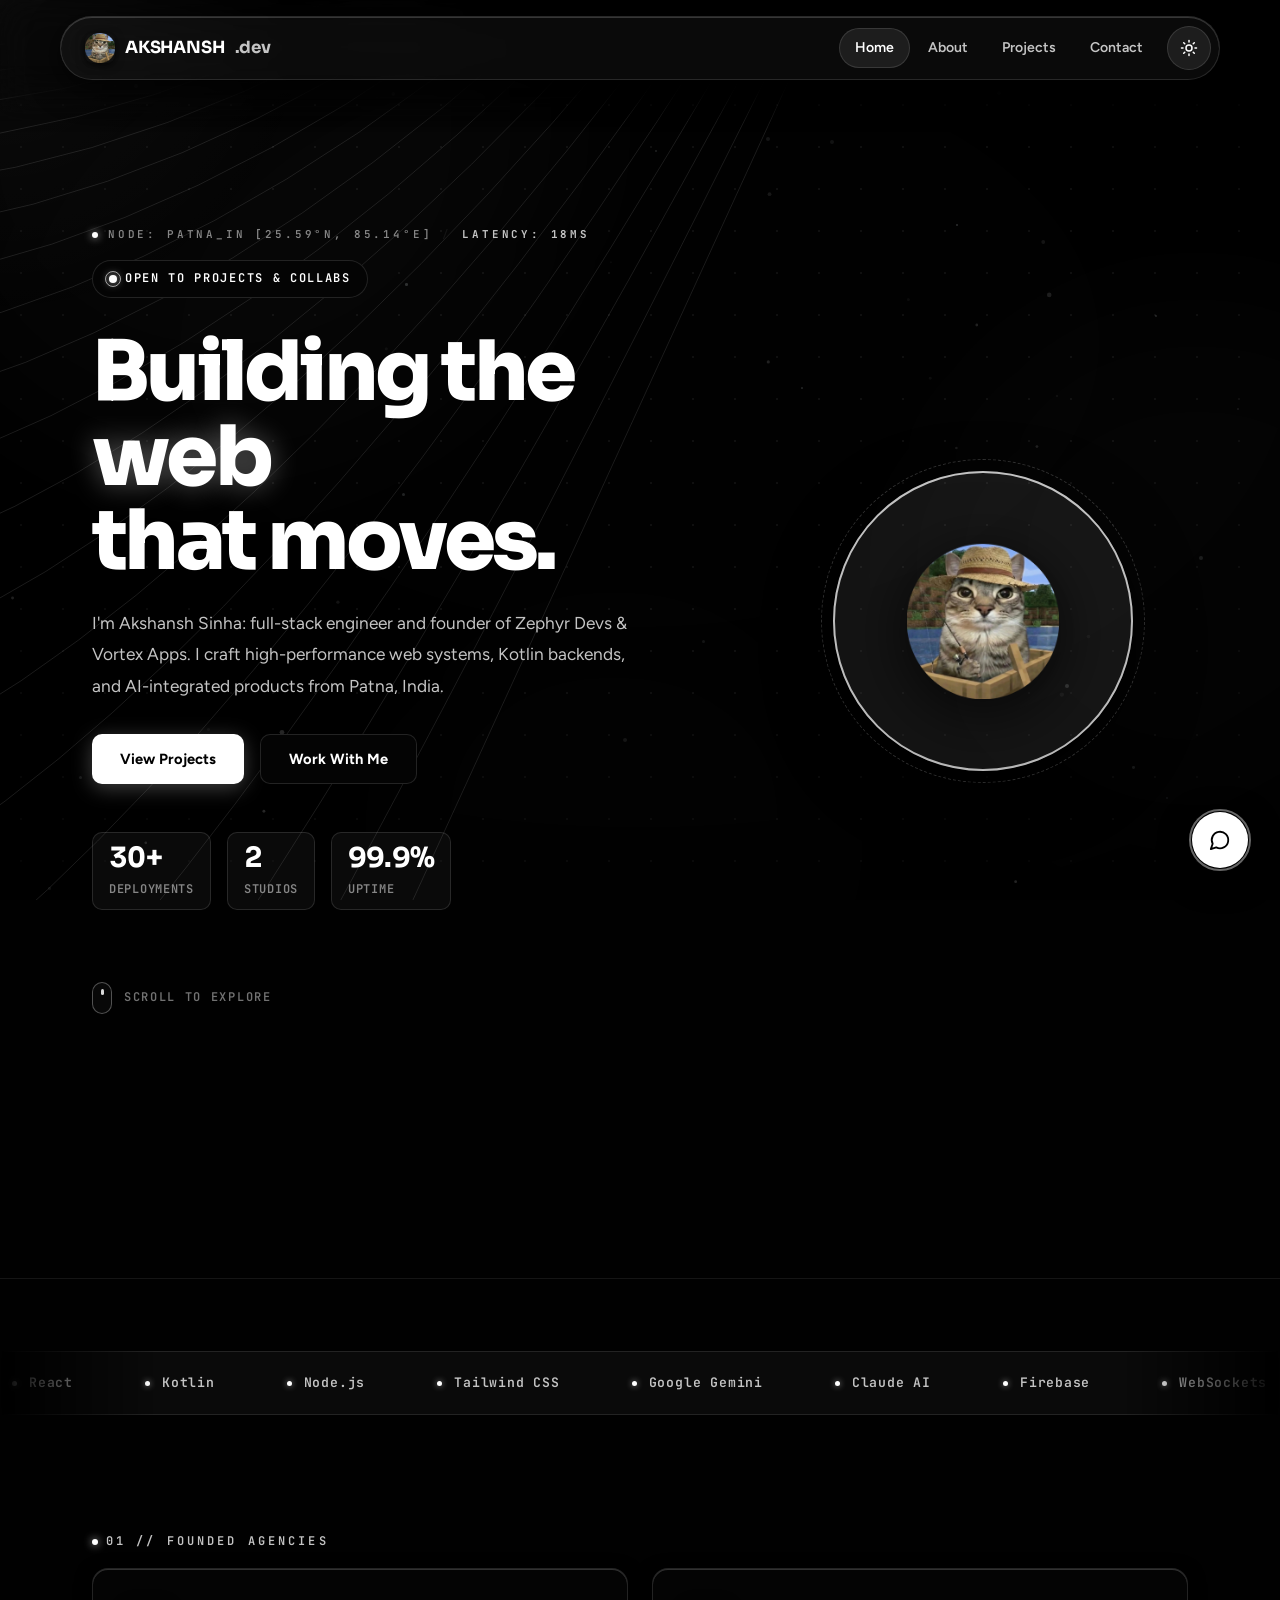
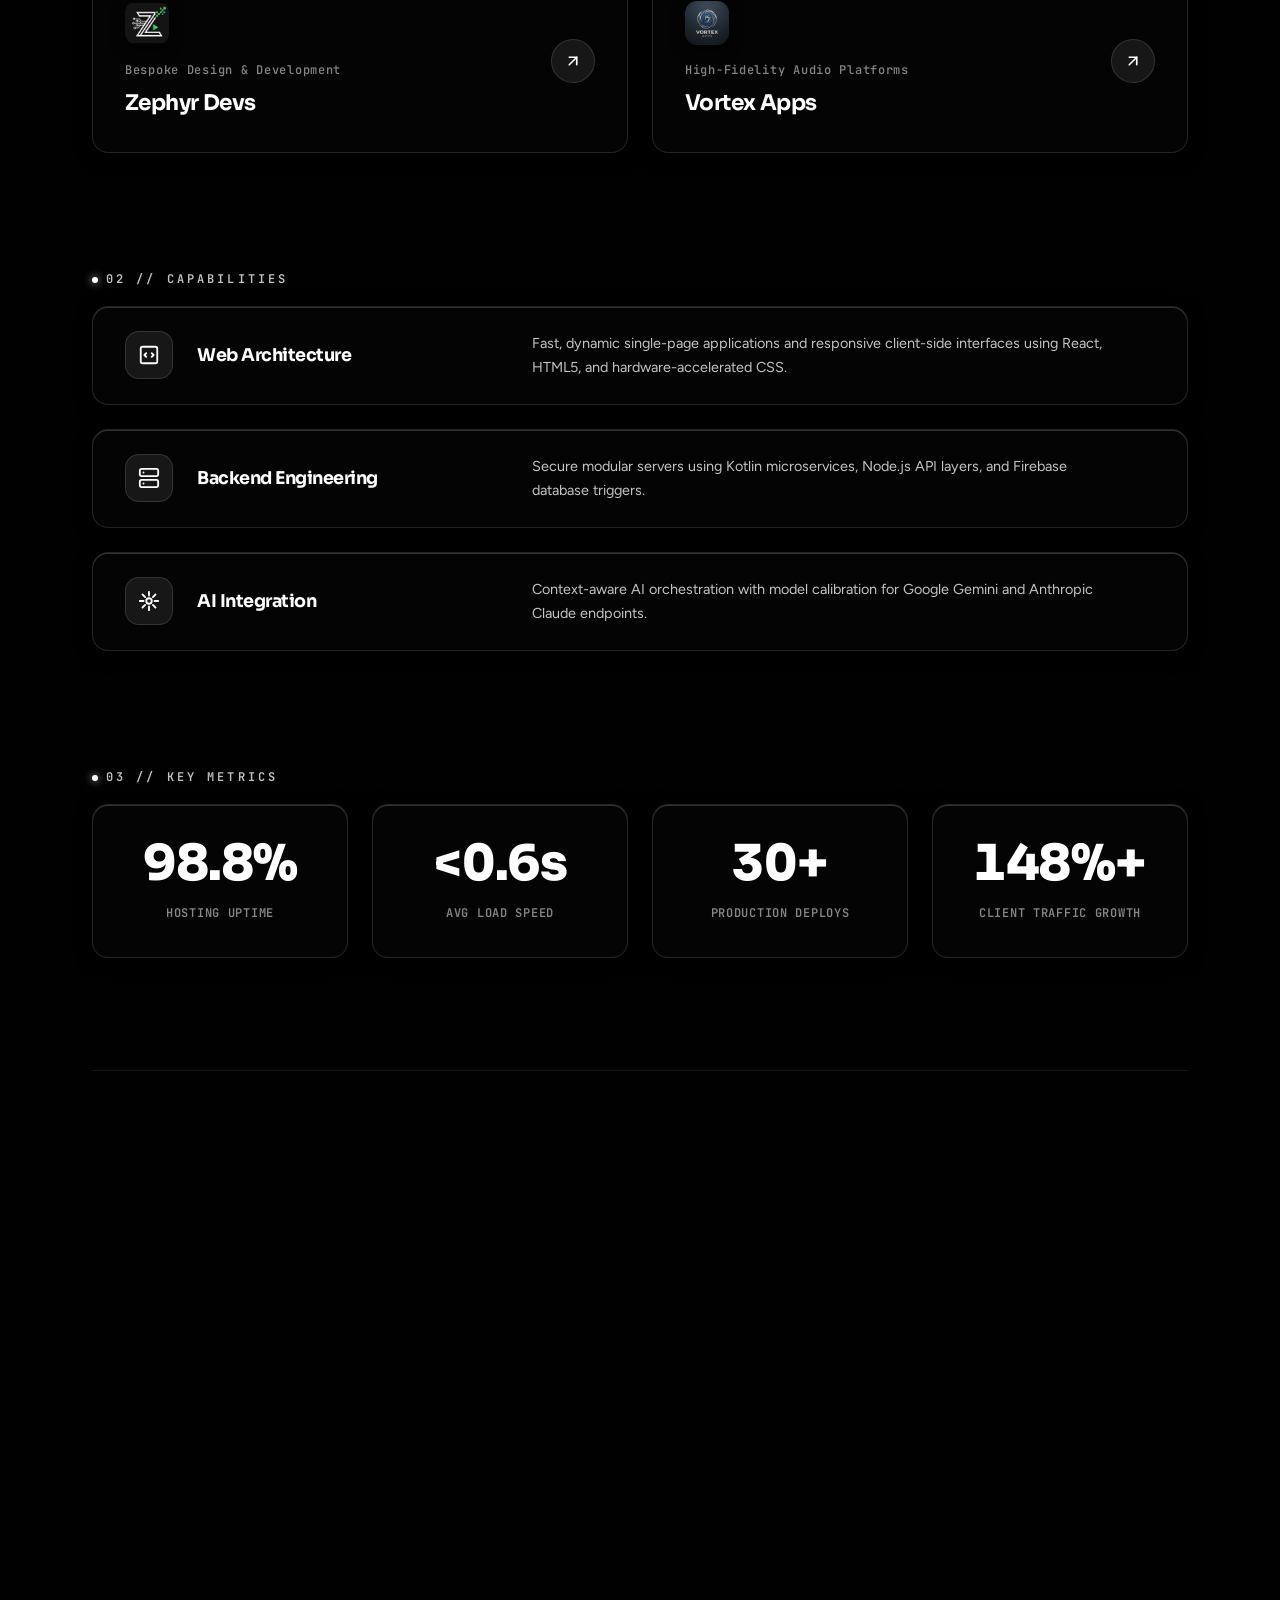
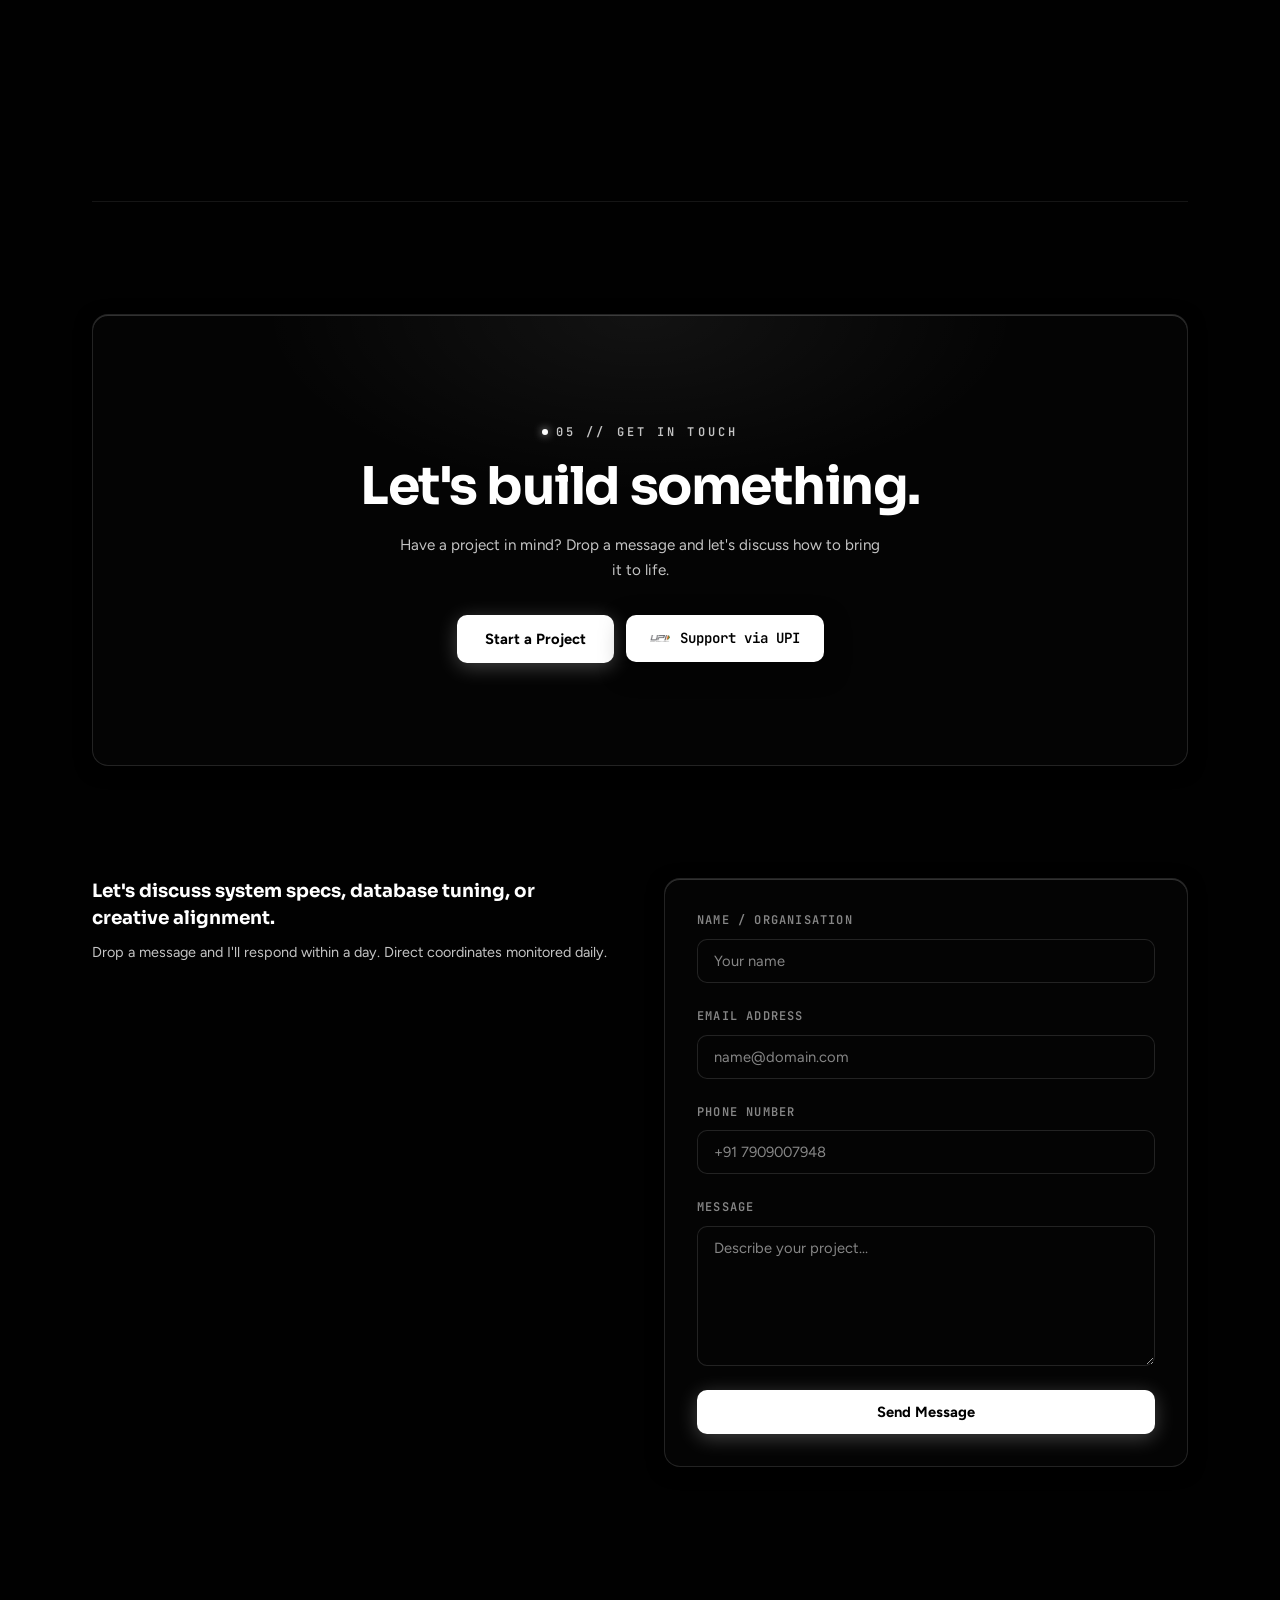
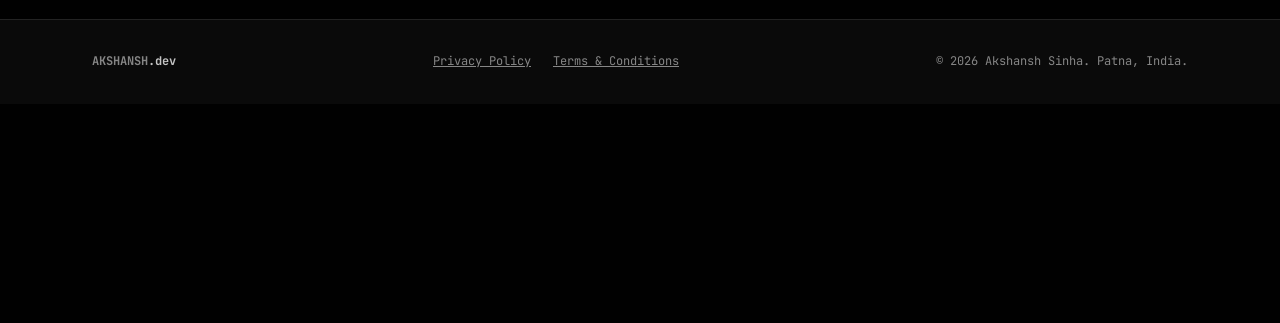
<file: index.html>
<!DOCTYPE html>
<html lang="en">
<head>
  <meta charset="UTF-8">
  <meta name="viewport" content="width=device-width, initial-scale=1.0">
  <title>Akshansh Sinha | Full-Stack Systems Engineer &amp; Tech Founder</title>
  <meta name="description" content="Akshansh Sinha: Full-stack engineer and tech founder of Zephyr Devs &amp; Vortex Apps. High-performance web systems, Kotlin backends, and AI integrations.">
  <meta name="keywords" content="Akshansh Sinha, full-stack engineer, systems developer, Kotlin backend, React developer, Zephyr Devs, Vortex Apps, Patna tech founder">
  <meta name="author" content="Akshansh Sinha">
  <meta property="og:title" content="Akshansh Sinha | Full-Stack Systems Engineer &amp; Tech Founder">
  <meta property="og:description" content="Founder at Zephyr Devs and Vortex Apps. Full-stack systems architecture, Kotlin backends, and AI products.">
  <meta property="og:image" content="assets/og-image.png">
  <meta property="og:image:width" content="1200">
  <meta property="og:image:height" content="630">
  <meta property="og:type" content="website">
  <meta name="twitter:card" content="summary_large_image">
  <meta name="twitter:title" content="Akshansh Sinha | Full-Stack Systems Engineer &amp; Tech Founder">
  <meta name="twitter:description" content="Founder at Zephyr Devs and Vortex Apps. Full-stack systems architecture, Kotlin backends, and AI products.">
  <meta name="twitter:image" content="assets/og-image.png">
  <script type="application/ld+json">
  {"@context":"https://schema.org","@type":"Person","name":"Akshansh Sinha","jobTitle":"Full-Stack Systems Engineer & Tech Founder","url":"https://beatlabs.oneapp.dev","sameAs":["https://github.com/beatlabs790","https://instagram.com/akshansh_6969"],"telephone":"+91 7909007948","email":"akshanshsinha890@gmail.com","description":"Akshansh Sinha is a full-stack systems engineer and founder of Zephyr Devs and Vortex Apps."}
  </script>
  <link rel="icon" type="image/png" href="assets/logo.png">
  <link rel="preconnect" href="https://fonts.googleapis.com">
  <link rel="preconnect" href="https://fonts.gstatic.com" crossorigin>
  <link rel="stylesheet" href="https://fonts.googleapis.com/css2?family=Sora:wght@600;700;800&family=Figtree:wght@400;500;600;700&family=JetBrains+Mono:wght@600&display=swap">
  <link rel="stylesheet" href="style.css">
  <script>try{var t=localStorage.getItem('theme');if(t==='light'){document.documentElement.setAttribute('data-theme','light');document.documentElement.classList.add('theme-light');}}catch(e){}</script>
</head>
<body>

  <div class="preloader" id="preloader">
    <div class="curtain-backdrop" aria-hidden="true">
      <div class="curtain-strip"></div>
      <div class="curtain-strip"></div>
      <div class="curtain-strip"></div>
      <div class="curtain-strip"></div>
      <div class="curtain-strip"></div>
    </div>
    <div class="loader-content">
      <div class="loader-logo-wrap"><img src="assets/logo.png" alt="Akshansh Sinha" class="loader-logo"></div>
      <div class="loader-text">AKSHANSH SINHA</div>
      <div class="loader-progress-track"><div class="loader-progress-bar"></div></div>
    </div>
  </div>

  <div class="aurora" aria-hidden="true">
    <div class="aurora-blob aurora-blob-1"></div>
    <div class="aurora-blob aurora-blob-2"></div>
    <div class="aurora-blob aurora-blob-3"></div>
    <div class="aurora-blob aurora-blob-4"></div>
    <div class="aurora-blob aurora-blob-5"></div>
  </div>
  <div class="bg-vignette" aria-hidden="true"></div>
  <canvas id="interaction-lines-canvas" aria-hidden="true"></canvas>
  <div class="progressive-blur-top" aria-hidden="true">
    <div></div><div></div><div></div><div></div><div></div><div></div>
  </div>
  <div class="progressive-blur-bottom" aria-hidden="true"></div>
  <div class="cursor-spotlight" id="cursor-spotlight"></div>
  <div class="cursor-follower" id="cursor-follower"></div>
  <div class="page-transition-overlay" id="page-transition-overlay"></div>
  <div class="scroll-progress-bar" id="scroll-progress-bar"></div>

  <div class="header-wrapper">
    <header class="header-container">
      <a href="index.html" class="nav-brand" id="brand-home-link">
        <img src="assets/logo.png" alt="Akshansh" class="nav-brand-img">
        AKSHANSH<span>.dev</span>
      </a>
      <div class="nav-right-container">
        <nav>
          <ul class="nav-links" id="nav-links">
            <li class="nav-link active"><a href="index.html">Home</a></li>
            <li class="nav-link"><a href="about.html">About</a></li>
            <li class="nav-link"><a href="projects.html">Projects</a></li>
            <li class="nav-link"><a href="contact.html">Contact</a></li>
          </ul>
        </nav>
        <button class="theme-toggle-btn" id="theme-toggle-btn" aria-label="Switch Theme">&#9788;</button>
        <button class="nav-toggle" id="nav-toggle" aria-label="Menu">&#9776;</button>
      </div>
    </header>
  </div>

  <main class="container">

    <!-- Hero -->
    <section class="hero-layout">
      <div class="hero-left reveal">
        <div class="hero-hud" aria-label="System Telemetry">
          <span class="hero-hud-dot"></span>
          <span>NODE: PATNA_IN [25.59°N, 85.14°E]</span>
          <span class="hero-hud-sep">/</span>
          <span class="hero-hud-val" id="hud-latency">LATENCY: 18ms</span>
        </div>
        <div class="hero-badge">
          <span class="hero-badge-dot"></span>
          Open to Projects &amp; Collabs
        </div>
        <h1 class="hero-title">
          <span class="hero-word">Building</span>
          <span class="hero-word">the</span>
          <span class="hero-word"><span class="grad">web</span></span><br>
          <span class="hero-word">that</span>
          <span class="hero-word">moves.</span>
        </h1>
        <p class="hero-desc">
          I'm Akshansh Sinha: full-stack engineer and founder of Zephyr Devs &amp; Vortex Apps. I craft high-performance web systems, Kotlin backends, and AI-integrated products from Patna, India.
        </p>
        <div class="btn-group">
          <a href="projects.html" class="btn btn-primary" id="hero-primary-action">View Projects</a>
          <a href="contact.html" class="btn btn-secondary" id="hero-secondary-action">Work With Me</a>
        </div>
        <div class="hero-stats">
          <div class="hero-stat-item">
            <span class="hero-stat-num">30+</span>
            <span class="hero-stat-lbl">Deployments</span>
          </div>
          <div class="hero-stat-item">
            <span class="hero-stat-num">2</span>
            <span class="hero-stat-lbl">Studios</span>
          </div>
          <div class="hero-stat-item">
            <span class="hero-stat-num">99.9%</span>
            <span class="hero-stat-lbl">Uptime</span>
          </div>
        </div>
        <a href="#agencies" class="hero-scroll-cue" aria-label="Scroll down to content">
          <div class="hero-scroll-mouse">
            <span class="hero-scroll-dot"></span>
          </div>
          <span>Scroll to explore</span>
        </a>
      </div>
      <div class="hero-right reveal reveal-delay-1">
        <div class="orb" aria-hidden="true">
          <div class="orb-ring"></div>
          <div class="orb-ring-2"></div>
          <img src="assets/logo.png" alt="Akshansh Sinha">
        </div>
      </div>
    </section>

  </main>

  <!-- Section Shimmer Rule -->
  <div class="section-shimmer-rule" aria-hidden="true"></div>

  <!-- Marquee -->
  <div class="marquee-section">
    <div class="marquee-track">
      <span class="marquee-item"><span class="marquee-dot"></span>React</span>
      <span class="marquee-item"><span class="marquee-dot"></span>Kotlin</span>
      <span class="marquee-item"><span class="marquee-dot"></span>Node.js</span>
      <span class="marquee-item"><span class="marquee-dot"></span>Tailwind CSS</span>
      <span class="marquee-item"><span class="marquee-dot"></span>Google Gemini</span>
      <span class="marquee-item"><span class="marquee-dot"></span>Claude AI</span>
      <span class="marquee-item"><span class="marquee-dot"></span>Firebase</span>
      <span class="marquee-item"><span class="marquee-dot"></span>WebSockets</span>
      <span class="marquee-item"><span class="marquee-dot"></span>Compose UI</span>
      <span class="marquee-item"><span class="marquee-dot"></span>HTML5 &amp; CSS</span>
      <span class="marquee-item"><span class="marquee-dot"></span>SEO &amp; GEO</span>
      <span class="marquee-item"><span class="marquee-dot"></span>Netlify &amp; Vercel</span>
      <!-- duplicate for seamless loop -->
      <span class="marquee-item"><span class="marquee-dot"></span>React</span>
      <span class="marquee-item"><span class="marquee-dot"></span>Kotlin</span>
      <span class="marquee-item"><span class="marquee-dot"></span>Node.js</span>
      <span class="marquee-item"><span class="marquee-dot"></span>Tailwind CSS</span>
      <span class="marquee-item"><span class="marquee-dot"></span>Google Gemini</span>
      <span class="marquee-item"><span class="marquee-dot"></span>Claude AI</span>
      <span class="marquee-item"><span class="marquee-dot"></span>Firebase</span>
      <span class="marquee-item"><span class="marquee-dot"></span>WebSockets</span>
      <span class="marquee-item"><span class="marquee-dot"></span>Compose UI</span>
      <span class="marquee-item"><span class="marquee-dot"></span>HTML5 &amp; CSS</span>
      <span class="marquee-item"><span class="marquee-dot"></span>SEO &amp; GEO</span>
      <span class="marquee-item"><span class="marquee-dot"></span>Netlify &amp; Vercel</span>
    </div>
  </div>

  <main class="container" style="padding-top:0">

    <!-- Agencies -->
    <section class="reveal" id="agencies">
      <span class="section-label">01 // Founded Agencies</span>
      <div class="agencies-grid stagger-group">
        <a href="https://zephyr-devs.vercel.app" target="_blank" rel="noopener" class="agency-card" id="home-zephyr-card">
          <div>
            <div class="agency-logo-row">
              <img src="assets/zephyrlogo.jpg" alt="Zephyr Devs" class="agency-logo-img">
            </div>
            <span class="agency-tag">Bespoke Design &amp; Development</span>
            <span class="agency-name">Zephyr Devs</span>
          </div>
          <span class="agency-arrow" aria-hidden="true"><svg width="18" height="18" viewBox="0 0 24 24" fill="none" stroke="currentColor" stroke-width="2.2" stroke-linecap="round" stroke-linejoin="round"><line x1="7" y1="17" x2="17" y2="7"/><polyline points="7 7 17 7 17 17"/></svg></span>
        </a>
        <a href="https://beatlabs.oneapp.dev" target="_blank" rel="noopener" class="agency-card" id="home-vortex-card">
          <div>
            <div class="agency-logo-row">
              <img src="assets/vortexapps.png" alt="Vortex Apps" class="agency-logo-img">
            </div>
            <span class="agency-tag">High-Fidelity Audio Platforms</span>
            <span class="agency-name">Vortex Apps</span>
          </div>
          <span class="agency-arrow" aria-hidden="true"><svg width="18" height="18" viewBox="0 0 24 24" fill="none" stroke="currentColor" stroke-width="2.2" stroke-linecap="round" stroke-linejoin="round"><line x1="7" y1="17" x2="17" y2="7"/><polyline points="7 7 17 7 17 17"/></svg></span>
        </a>
      </div>
    </section>

    <!-- Capabilities -->
    <section class="reveal">
      <span class="section-label">02 // Capabilities</span>
      <div class="caps-grid stagger-group">
        <div class="cap-card">
          <span class="cap-icon" aria-hidden="true"><svg width="22" height="22" viewBox="0 0 24 24" fill="none" stroke="currentColor" stroke-width="2" stroke-linecap="round" stroke-linejoin="round"><rect width="18" height="18" x="3" y="3" rx="2"/><path d="m9 10-2 2 2 2"/><path d="m15 10 2 2-2 2"/></svg></span>
          <div class="cap-title">Web Architecture</div>
          <p class="cap-desc">Fast, dynamic single-page applications and responsive client-side interfaces using React, HTML5, and hardware-accelerated CSS.</p>
        </div>
        <div class="cap-card">
          <span class="cap-icon" aria-hidden="true"><svg width="22" height="22" viewBox="0 0 24 24" fill="none" stroke="currentColor" stroke-width="2" stroke-linecap="round" stroke-linejoin="round"><rect width="20" height="8" x="2" y="2" rx="2" ry="2"/><rect width="20" height="8" x="2" y="14" rx="2" ry="2"/><line x1="6" x2="6.01" y1="6" y2="6"/><line x1="6" x2="6.01" y1="18" y2="18"/></svg></span>
          <div class="cap-title">Backend Engineering</div>
          <p class="cap-desc">Secure modular servers using Kotlin microservices, Node.js API layers, and Firebase database triggers.</p>
        </div>
        <div class="cap-card">
          <span class="cap-icon" aria-hidden="true"><svg width="22" height="22" viewBox="0 0 24 24" fill="none" stroke="currentColor" stroke-width="2" stroke-linecap="round" stroke-linejoin="round"><path d="M12 2v4"/><path d="M12 18v4"/><path d="M4.93 4.93l2.83 2.83"/><path d="M16.24 16.24l2.83 2.83"/><path d="M2 12h4"/><path d="M18 12h4"/><path d="M4.93 19.07l2.83-2.83"/><path d="M16.24 7.76l2.83-2.83"/><circle cx="12" cy="12" r="3"/></svg></span>
          <div class="cap-title">AI Integration</div>
          <p class="cap-desc">Context-aware AI orchestration with model calibration for Google Gemini and Anthropic Claude endpoints.</p>
        </div>
      </div>
    </section>

    <!-- Stats -->
    <section class="reveal">
      <span class="section-label">03 // Key Metrics</span>
      <div class="stats-grid stagger-group">
        <div class="stat-card"><span class="stat-num">99.9%</span><span class="stat-lbl">Hosting Uptime</span></div>
        <div class="stat-card"><span class="stat-num">&lt;0.6s</span><span class="stat-lbl">Avg Load Speed</span></div>
        <div class="stat-card"><span class="stat-num">30+</span><span class="stat-lbl">Production Deploys</span></div>
        <div class="stat-card"><span class="stat-num">150%+</span><span class="stat-lbl">Client Traffic Growth</span></div>
      </div>
    </section>

    <!-- Section Shimmer Rule -->
    <div class="section-shimmer-rule" aria-hidden="true"></div>

    <!-- Featured Projects -->
    <section class="reveal">
      <div class="section-head-row">
        <div>
          <span class="section-label">04 // Selected Work</span>
          <div class="section-title-lg">Featured Projects</div>
        </div>
        <a href="projects.html" class="view-all-link">View all projects</a>
      </div>

      <div class="featured-grid stagger-group">
        <!-- BeatWave -->
        <div class="project-card" id="feat-beatwave">
          <div class="project-card-header">
            <div class="badge-row">
              <img src="assets/beatwavepng.png" alt="BeatWave" class="project-mini-logo">
              <span class="agency-badge beatlabs">Vortex Apps</span>
            </div>
            <span class="status-badge">Active</span>
          </div>
          <h3 class="project-title">BeatWave</h3>
          <p class="project-desc">High-fidelity open-source audio streaming app with zero ads, seamless background playback and clean UI.</p>
          <div class="project-card-footer">
            <div class="project-tech-list">
              <span class="project-tech-item">React</span>
              <span class="project-tech-item">NodeJS</span>
              <span class="project-tech-item">CSS</span>
            </div>
            <a href="https://beatwave.oneapp.dev" target="_blank" rel="noopener" class="project-btn-link">Launch site</a>
            <div class="beatwave-download-container">
              <div class="beatwave-download-btn-group">
                <a href="https://github.com/beatlabs790/BeatWave/releases/download/v4.0/BeatWave-release-v4.apk" download class="btn-download-action" aria-label="Download BeatWave APK"><svg width="15" height="15" viewBox="0 0 24 24" fill="none" stroke="currentColor" stroke-width="2.2" stroke-linecap="round" stroke-linejoin="round" aria-hidden="true"><path d="M21 15v4a2 2 0 0 1-2 2H5a2 2 0 0 1-2-2v-4"/><polyline points="7 10 12 15 17 10"/><line x1="12" x2="12" y1="15" y2="3"/></svg> Get APK</a>
              </div>
              <div class="live-download-ticker large-counter">
                <span class="live-download-pulse" aria-hidden="true"></span>
                <span class="live-download-val">4,000+</span> downloads
              </div>
            </div>
          </div>
        </div>

        <!-- WaveMirror -->
        <div class="project-card" id="feat-wavemirror">
          <div class="project-card-header">
            <div class="badge-row">
              <img src="assets/wavemirror.png" alt="WaveMirror" class="project-mini-logo">
              <span class="agency-badge beatlabs">Vortex Apps</span>
            </div>
            <span class="status-badge">Active</span>
          </div>
          <h3 class="project-title">WaveMirror</h3>
          <p class="project-desc">Lightweight movies application with fast search queries and dynamic media showcase layouts.</p>
          <div class="project-card-footer">
            <div class="project-tech-list">
              <span class="project-tech-item">HTML5</span>
              <span class="project-tech-item">CSS</span>
              <span class="project-tech-item">JS</span>
            </div>
            <a href="https://wavemirror.vercel.app" target="_blank" rel="noopener" class="project-btn-link">Launch site</a>
          </div>
        </div>

        <!-- Onyx Chat -->
        <div class="project-card" id="feat-onyx">
          <div class="project-card-header">
            <div class="badge-row">
              <img src="assets/onyx logo.png" alt="Onyx Chat" class="project-mini-logo">
              <span class="agency-badge beatlabs">Vortex Apps</span>
            </div>
            <span class="status-badge">Active</span>
          </div>
          <h3 class="project-title">Onyx Chat</h3>
          <p class="project-desc">Secure real-time messaging hub prioritizing low latency WebSocket delivery and clean layout frameworks.</p>
          <div class="project-card-footer">
            <div class="project-tech-list">
              <span class="project-tech-item">Full-Stack</span>
              <span class="project-tech-item">WebSockets</span>
              <span class="project-tech-item">JS</span>
            </div>
            <a href="https://onyxchat.netlify.app" target="_blank" rel="noopener" class="project-btn-link">Launch site</a>
          </div>
        </div>
      </div>
    </section>

    <!-- Section Shimmer Rule -->
    <div class="section-shimmer-rule" aria-hidden="true"></div>

    <!-- Contact CTA -->
    <section class="contact-cta-strip reveal">
      <span class="section-label">05 // Get In Touch</span>
      <div class="section-title-lg">Let's build something.</div>
      <p>Have a project in mind? Drop a message and let's discuss how to bring it to life.</p>
      <div style="display:flex;gap:12px;justify-content:center;flex-wrap:wrap;align-items:center;">
        <a href="contact.html" class="btn btn-primary">Start a Project</a>
        <a href="https://support-akshansh.vercel.app" target="_blank" rel="noopener" class="upi-support-btn">
          <img src="assets/upi.png" alt="UPI">
          Support via UPI
        </a>
      </div>
    </section>

    <!-- Contact Form (Home) -->
    <section id="contact" style="margin-top:0;padding-top:0;margin-bottom:40px;">
      <div class="contact-layout">
        <div class="contact-left reveal">
          <p class="highlight-text">Let's discuss system specs, database tuning, or creative alignment.</p>
          <p style="font-size:0.9rem;color:var(--text-muted);margin-top:10px;">Drop a message and I'll respond within a day. Direct coordinates monitored daily.</p>
          <div class="contact-details" style="margin-top:24px;">
            <div class="contact-card-item">
              <div class="contact-icon-box" aria-hidden="true"><svg width="18" height="18" viewBox="0 0 24 24" fill="none" stroke="currentColor" stroke-width="2" stroke-linecap="round" stroke-linejoin="round"><path d="M22 16.92v3a2 2 0 0 1-2.18 2 19.79 19.79 0 0 1-8.63-3.07 19.5 19.5 0 0 1-6-6 19.79 19.79 0 0 1-3.07-8.67A2 2 0 0 1 4.11 2h3a2 2 0 0 1 2 1.72 12.84 12.84 0 0 0 .7 2.81 2 2 0 0 1-.45 2.11L8.09 9.91a16 16 0 0 0 6 6l1.27-1.27a2 2 0 0 1 2.11-.45 12.84 12.84 0 0 0 2.81.7A2 2 0 0 1 22 16.92z"/></svg></div>
              <div><span class="contact-info-lbl">Phone</span><a href="tel:+917909007948" class="contact-info-val">+91 7909007948</a></div>
            </div>
            <div class="contact-card-item">
              <div class="contact-icon-box" aria-hidden="true"><svg width="18" height="18" viewBox="0 0 24 24" fill="none" stroke="currentColor" stroke-width="2" stroke-linecap="round" stroke-linejoin="round"><rect width="20" height="16" x="2" y="4" rx="2"/><path d="m22 7-8.97 5.7a1.94 1.94 0 0 1-2.06 0L2 7"/></svg></div>
              <div><span class="contact-info-lbl">Email</span><a href="mailto:akshanshsinha890@gmail.com" class="contact-info-val">akshanshsinha890@gmail.com</a></div>
            </div>
            <div class="contact-card-item">
              <div class="contact-icon-box" aria-hidden="true"><svg width="18" height="18" viewBox="0 0 24 24" fill="none" stroke="currentColor" stroke-width="2" stroke-linecap="round" stroke-linejoin="round"><path d="M21 15a2 2 0 0 1-2 2H7l-4 4V5a2 2 0 0 1 2-2h14a2 2 0 0 1 2 2z"/></svg></div>
              <div><span class="contact-info-lbl">Discord</span><span class="contact-info-val">akshanshsinha67</span></div>
            </div>
          </div>
        </div>
        <div class="contact-right reveal reveal-delay-1" id="contact-form-container">
          <form action="#" method="POST" class="contact-form" id="contact-me-form">
            <div class="form-group">
              <label for="name" class="form-lbl">Name / Organisation</label>
              <input type="text" id="name" name="name" class="form-input" placeholder="Your name" autocomplete="name" required>
            </div>
            <div class="form-group">
              <label for="email" class="form-lbl">Email Address</label>
              <input type="email" id="email" name="email" class="form-input" placeholder="name@domain.com" autocomplete="email" required>
            </div>
            <div class="form-group">
              <label for="phone" class="form-lbl">Phone Number</label>
              <input type="tel" id="phone" name="phone" class="form-input" placeholder="+91 7909007948" autocomplete="tel" required>
            </div>
            <div class="form-group">
              <label for="message" class="form-lbl">Message</label>
              <textarea id="message" name="message" class="form-textarea" placeholder="Describe your project..." required></textarea>
            </div>
            <button type="submit" class="btn btn-primary" style="width:100%;justify-content:center;border:none;" id="btn-submit-form">Send Message</button>
          </form>
        </div>
      </div>
    </section>

  </main>

  <!-- Chat Bubble -->
  <div class="chat-bubble-wrapper">
    <button class="chat-bubble-trigger" id="chat-bubble-trigger" aria-label="Ask Me Anything">
      <div class="chat-bubble-pulse" aria-hidden="true"></div>
      <span class="chat-bubble-icon" aria-hidden="true"><svg width="22" height="22" viewBox="0 0 24 24" fill="none" stroke="currentColor" stroke-width="2" stroke-linecap="round" stroke-linejoin="round"><path d="M7.9 20A9 9 0 1 0 4 16.1L2 22Z"/></svg></span>
    </button>
    <div class="chat-box-container" id="chat-box-container">
      <div class="chat-header">
        <div class="chat-header-info">
          <img src="assets/logo.png" alt="Akshansh" class="chat-header-avatar">
          <span class="chat-header-title">Ask Me Anything</span>
        </div>
        <button class="chat-close-btn" id="chat-close-btn" aria-label="Close Chat"><svg width="18" height="18" viewBox="0 0 24 24" fill="none" stroke="currentColor" stroke-width="2" stroke-linecap="round" stroke-linejoin="round" aria-hidden="true"><line x1="18" y1="6" x2="6" y2="18"/><line x1="6" y1="6" x2="18" y2="18"/></svg></button>
      </div>
      <div class="chat-body" id="chat-body">
        <div class="chat-msg-typing" id="chat-msg-typing">
          <span class="typing-dot"></span><span class="typing-dot"></span><span class="typing-dot"></span>
        </div>
      </div>
      <div class="chat-footer">
        <input type="text" id="chat-input" class="chat-input" placeholder="Type a message..." aria-label="Chat input">
        <button class="chat-send-btn" id="chat-send-btn" aria-label="Send Message"><svg width="16" height="16" viewBox="0 0 24 24" fill="none" stroke="currentColor" stroke-width="2.2" stroke-linecap="round" stroke-linejoin="round" aria-hidden="true"><path d="m22 2-7 20-4-9-9-4Z"/><path d="M22 2 11 13"/></svg></button>
      </div>
    </div>
  </div>

  <footer>
    <div class="footer-content">
      <div class="footer-brand">AKSHANSH<span>.dev</span></div>
      <div>
        <a href="privacy.html" style="margin-right:15px;text-decoration:underline;">Privacy Policy</a>
        <a href="terms.html" style="text-decoration:underline;">Terms &amp; Conditions</a>
      </div>
      <div>&copy; 2026 Akshansh Sinha. Patna, India.</div>
    </div>
  </footer>

  <div class="footer-statement reveal" aria-hidden="true">
    <span class="footer-statement-name">
      <span class="fsn-layer fsn-base">AKSHANSH <em>SINHA</em></span>
      <span class="fsn-layer fsn-sheen">AKSHANSH <em>SINHA</em></span>
    </span>
  </div>

  <script src="script.js"></script>
</body>
</html>
</file>
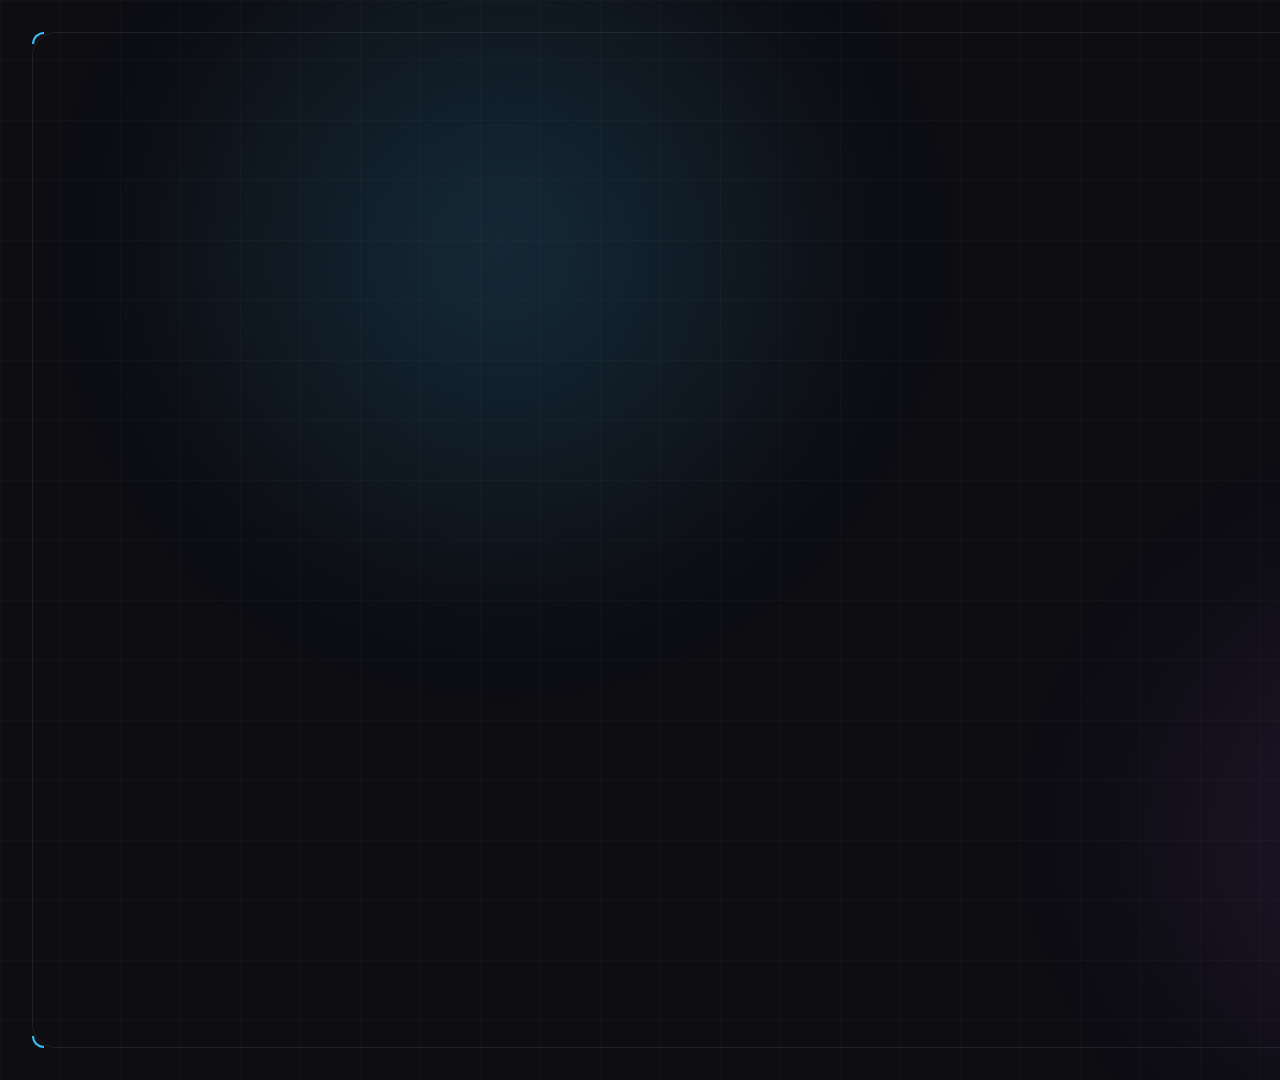
<file: brag-output/composition/index.html>
<!DOCTYPE html>
<html lang="en">
<head>
  <meta charset="UTF-8">
  <meta name="viewport" content="width=1920, height=1080, initial-scale=1.0">
  <title>AKSHANSH.dev : Launch Video</title>
  <link rel="preconnect" href="https://fonts.googleapis.com">
  <link rel="preconnect" href="https://fonts.gstatic.com" crossorigin>
  <link href="https://fonts.googleapis.com/css2?family=JetBrains+Mono:wght@400;600;700&family=Manrope:wght@400;600;700;800&family=Syne:wght@700;800&display=swap" rel="stylesheet">
  <style>
    *, *::before, *::after {
      box-sizing: border-box;
      margin: 0;
      padding: 0;
    }

    body {
      background: #0d0d12;
      color: #f8fafc;
      font-family: 'Manrope', sans-serif;
      overflow: hidden;
      width: 1920px;
      height: 1080px;
      margin: 0;
      padding: 0;
      -webkit-font-smoothing: antialiased;
    }

    #root {
      position: relative;
      width: 1920px;
      height: 1080px;
      overflow: hidden;
      background: #0d0d12;
    }

    /* Ambient Aurora & Waves */
    .bg-canvas-container {
      position: absolute;
      inset: 0;
      pointer-events: none;
      z-index: 1;
    }

    .aurora-glow-1 {
      position: absolute;
      width: 800px;
      height: 800px;
      border-radius: 50%;
      background: radial-gradient(circle, rgba(56, 189, 248, 0.18) 0%, rgba(13, 13, 18, 0) 70%);
      top: -150px;
      left: 100px;
      filter: blur(60px);
    }

    .aurora-glow-2 {
      position: absolute;
      width: 700px;
      height: 700px;
      border-radius: 50%;
      background: radial-gradient(circle, rgba(168, 85, 247, 0.14) 0%, rgba(13, 13, 18, 0) 70%);
      bottom: -100px;
      right: 150px;
      filter: blur(60px);
    }

    .grid-mesh {
      position: absolute;
      inset: 0;
      background-image: 
        linear-gradient(rgba(255, 255, 255, 0.03) 1px, transparent 1px),
        linear-gradient(90deg, rgba(255, 255, 255, 0.03) 1px, transparent 1px);
      background-size: 60px 60px;
      opacity: 0.7;
    }

    .border-frame {
      position: absolute;
      inset: 32px;
      border: 1px solid rgba(255, 255, 255, 0.08);
      border-radius: 24px;
      pointer-events: none;
      z-index: 50;
    }

    .frame-corner {
      position: absolute;
      width: 12px;
      height: 12px;
      border-color: #38bdf8;
      border-style: solid;
    }
    .fc-tl { top: -1px; left: -1px; border-width: 2px 0 0 2px; border-top-left-radius: 24px; }
    .fc-tr { top: -1px; right: -1px; border-width: 2px 2px 0 0; border-top-right-radius: 24px; }
    .fc-bl { bottom: -1px; left: -1px; border-width: 0 0 2px 2px; border-bottom-left-radius: 24px; }
    .fc-br { bottom: -1px; right: -1px; border-width: 0 2px 2px 0; border-bottom-right-radius: 24px; }

    /* Scene Containers */
    .scene {
      position: absolute;
      inset: 0;
      width: 1920px;
      height: 1080px;
      padding: 80px 100px;
      display: flex;
      flex-direction: column;
      justify-content: center;
      z-index: 10;
      opacity: 0;
      pointer-events: none;
    }

    /* Common Typography & Badges */
    .section-tag {
      font-family: 'JetBrains Mono', monospace;
      font-size: 18px;
      font-weight: 700;
      letter-spacing: 0.15em;
      color: #38bdf8;
      text-transform: uppercase;
      margin-bottom: 24px;
      display: flex;
      align-items: center;
      gap: 12px;
    }

    .section-tag::before {
      content: '';
      display: inline-block;
      width: 8px;
      height: 8px;
      border-radius: 50%;
      background: #38bdf8;
      box-shadow: 0 0 12px #38bdf8;
    }

    .hud-bar {
      display: inline-flex;
      align-items: center;
      gap: 16px;
      background: rgba(255, 255, 255, 0.05);
      border: 1px solid rgba(255, 255, 255, 0.12);
      border-radius: 9999px;
      padding: 10px 24px;
      font-family: 'JetBrains Mono', monospace;
      font-size: 16px;
      color: #cbd5e1;
      backdrop-filter: blur(12px);
      width: fit-content;
      margin-bottom: 32px;
    }

    .hud-dot {
      width: 8px;
      height: 8px;
      border-radius: 50%;
      background: #22c55e;
      box-shadow: 0 0 10px #22c55e;
    }

    .hud-accent {
      color: #38bdf8;
      font-weight: 700;
    }

    /* SCENE 1: HERO */
    #scene-1 {
      justify-content: center;
      align-items: flex-start;
    }

    .hero-title {
      font-family: 'Syne', sans-serif;
      font-size: 88px;
      font-weight: 800;
      line-height: 1.05;
      letter-spacing: -0.03em;
      color: #f8fafc;
      margin-bottom: 28px;
      max-width: 1400px;
    }

    .hero-title .grad-cyan {
      background: linear-gradient(135deg, #38bdf8 0%, #00e5ff 100%);
      -webkit-background-clip: text;
      -webkit-text-fill-color: transparent;
      text-shadow: 0 0 40px rgba(56, 189, 248, 0.3);
    }

    .hero-sub {
      font-size: 26px;
      font-weight: 500;
      color: #94a3b8;
      max-width: 1100px;
      line-height: 1.5;
      margin-bottom: 40px;
    }

    .hero-badges-row {
      display: flex;
      gap: 16px;
      align-items: center;
    }

    .hero-pill {
      background: rgba(255, 255, 255, 0.04);
      border: 1px solid rgba(255, 255, 255, 0.12);
      border-radius: 12px;
      padding: 12px 24px;
      font-family: 'JetBrains Mono', monospace;
      font-size: 18px;
      font-weight: 600;
      color: #f8fafc;
      display: flex;
      align-items: center;
      gap: 10px;
    }

    .hero-pill-num {
      color: #38bdf8;
      font-weight: 700;
      font-size: 22px;
    }

    /* SCENE 2: STUDIOS */
    #scene-2 {
      justify-content: center;
    }

    .studios-container {
      display: grid;
      grid-template-columns: 1fr 1fr;
      gap: 40px;
      width: 100%;
      margin-top: 10px;
    }

    .studio-card {
      background: rgba(255, 255, 255, 0.03);
      border: 1px solid rgba(255, 255, 255, 0.1);
      border-radius: 24px;
      padding: 44px;
      backdrop-filter: blur(16px);
      box-shadow: 0 20px 50px rgba(0, 0, 0, 0.4);
      display: flex;
      flex-direction: column;
      justify-content: space-between;
      position: relative;
      overflow: hidden;
    }

    .studio-card::before {
      content: '';
      position: absolute;
      top: 0;
      left: 0;
      right: 0;
      height: 2px;
      background: linear-gradient(90deg, transparent, #38bdf8, transparent);
    }

    .studio-header {
      display: flex;
      align-items: center;
      gap: 24px;
      margin-bottom: 24px;
    }

    .studio-logo {
      width: 72px;
      height: 72px;
      border-radius: 16px;
      object-fit: cover;
      border: 1px solid rgba(255, 255, 255, 0.15);
      background: #1e1e24;
    }

    .studio-name {
      font-family: 'Syne', sans-serif;
      font-size: 40px;
      font-weight: 800;
      color: #f8fafc;
    }

    .studio-role {
      font-size: 18px;
      font-family: 'JetBrains Mono', monospace;
      color: #38bdf8;
      text-transform: uppercase;
      letter-spacing: 0.05em;
    }

    .studio-desc {
      font-size: 22px;
      color: #cbd5e1;
      line-height: 1.5;
      margin-bottom: 32px;
    }

    .tech-pills {
      display: flex;
      flex-wrap: wrap;
      gap: 12px;
    }

    .tech-pill {
      background: rgba(255, 255, 255, 0.06);
      border: 1px solid rgba(255, 255, 255, 0.12);
      border-radius: 8px;
      padding: 8px 16px;
      font-family: 'JetBrains Mono', monospace;
      font-size: 15px;
      color: #f8fafc;
    }

    /* SCENE 3: FLAGSHIP PRODUCTS & METRICS */
    #scene-3 {
      justify-content: center;
    }

    .products-grid {
      display: grid;
      grid-template-columns: 1.2fr 1fr 1fr;
      gap: 28px;
      width: 100%;
      margin-bottom: 36px;
    }

    .product-card {
      background: rgba(255, 255, 255, 0.035);
      border: 1px solid rgba(255, 255, 255, 0.1);
      border-radius: 20px;
      padding: 32px;
      backdrop-filter: blur(16px);
      display: flex;
      flex-direction: column;
      justify-content: space-between;
      position: relative;
    }

    .product-card.featured {
      border-color: rgba(56, 189, 248, 0.35);
      background: rgba(56, 189, 248, 0.04);
      box-shadow: 0 0 40px rgba(56, 189, 248, 0.1);
    }

    .product-top {
      display: flex;
      align-items: center;
      gap: 16px;
      margin-bottom: 18px;
    }

    .product-icon {
      width: 52px;
      height: 52px;
      border-radius: 12px;
      object-fit: cover;
      background: #18181f;
      border: 1px solid rgba(255, 255, 255, 0.12);
    }

    .product-title {
      font-family: 'Syne', sans-serif;
      font-size: 30px;
      font-weight: 800;
      color: #f8fafc;
    }

    .product-desc {
      font-size: 17px;
      color: #94a3b8;
      line-height: 1.45;
      margin-bottom: 24px;
    }

    .live-badge {
      display: inline-flex;
      align-items: center;
      gap: 8px;
      background: rgba(34, 197, 94, 0.12);
      border: 1px solid rgba(34, 197, 94, 0.3);
      border-radius: 9999px;
      padding: 6px 14px;
      font-family: 'JetBrains Mono', monospace;
      font-size: 15px;
      font-weight: 700;
      color: #4ade80;
    }

    .live-badge.cyan {
      background: rgba(56, 189, 248, 0.12);
      border-color: rgba(56, 189, 248, 0.35);
      color: #38bdf8;
    }

    .metrics-bar {
      display: grid;
      grid-template-columns: repeat(4, 1fr);
      gap: 20px;
      width: 100%;
    }

    .metric-box {
      background: rgba(255, 255, 255, 0.03);
      border: 1px solid rgba(255, 255, 255, 0.08);
      border-radius: 16px;
      padding: 20px 24px;
      text-align: center;
    }

    .metric-val {
      font-family: 'Syne', sans-serif;
      font-size: 36px;
      font-weight: 800;
      color: #38bdf8;
      margin-bottom: 4px;
    }

    .metric-lbl {
      font-family: 'JetBrains Mono', monospace;
      font-size: 14px;
      color: #94a3b8;
      text-transform: uppercase;
      letter-spacing: 0.05em;
    }

    /* SCENE 4: OUTRO */
    #scene-4 {
      justify-content: center;
      align-items: center;
      text-align: center;
    }

    .outro-orb-wrap {
      position: relative;
      width: 180px;
      height: 180px;
      margin-bottom: 32px;
      display: flex;
      align-items: center;
      justify-content: center;
    }

    .outro-ring-1 {
      position: absolute;
      inset: -16px;
      border: 2px dashed rgba(56, 189, 248, 0.5);
      border-radius: 50%;
    }

    .outro-ring-2 {
      position: absolute;
      inset: -32px;
      border: 1px solid rgba(56, 189, 248, 0.2);
      border-radius: 50%;
    }

    .outro-avatar {
      width: 140px;
      height: 140px;
      border-radius: 50%;
      object-fit: cover;
      border: 2px solid #38bdf8;
      box-shadow: 0 0 40px rgba(56, 189, 248, 0.4);
      background: #18181f;
    }

    .outro-brand {
      font-family: 'Syne', sans-serif;
      font-size: 72px;
      font-weight: 800;
      letter-spacing: -0.02em;
      color: #f8fafc;
      margin-bottom: 16px;
    }

    .outro-brand span {
      color: #38bdf8;
    }

    .outro-headline {
      font-size: 32px;
      font-weight: 600;
      color: #cbd5e1;
      margin-bottom: 28px;
    }

    .outro-meta {
      display: flex;
      gap: 20px;
      align-items: center;
      font-family: 'JetBrains Mono', monospace;
      font-size: 16px;
      color: #94a3b8;
    }
  </style>
</head>
<body>

  <div id="root" data-composition-id="root" data-width="1920" data-height="1080" data-duration="20">

    <!-- Ambient Visual Elements -->
    <div class="bg-canvas-container">
      <div class="aurora-glow-1" id="glow-1"></div>
      <div class="aurora-glow-2" id="glow-2"></div>
      <div class="grid-mesh"></div>
    </div>

    <!-- Frame Border -->
    <div class="border-frame">
      <div class="frame-corner fc-tl"></div>
      <div class="frame-corner fc-tr"></div>
      <div class="frame-corner fc-bl"></div>
      <div class="frame-corner fc-br"></div>
    </div>

    <!-- AUDIO LAYER -->
    <audio id="bg-music" data-start="0" data-duration="20" data-track-index="10" data-volume="0.35" src="assets/music/happy-beats-business-moves-vol-12-by-ende-dot-app.mp3"></audio>
    <audio id="sfx-switch" data-start="0.3" data-duration="0.3" data-track-index="11" data-volume="0.75" src="assets/sfx/interface/switch_001.ogg"></audio>
    <audio id="sfx-reveal" data-start="5.2" data-duration="0.2" data-track-index="12" data-volume="0.75" src="assets/sfx/impact/impactSoft_medium_000.ogg"></audio>
    <audio id="sfx-counter" data-start="10.4" data-duration="0.3" data-track-index="13" data-volume="0.80" src="assets/sfx/casino/chips-collide-1.ogg"></audio>
    <audio id="sfx-bell" data-start="16.0" data-duration="1.5" data-track-index="14" data-volume="0.85" src="assets/sfx/impact/impactBell_heavy_000.ogg"></audio>

    <!-- SCENE 1: TELEMETRY & HERO (0.0s - 5.0s) -->
    <div class="scene clip" id="scene-1" data-start="0" data-duration="5">
      <div class="hud-bar" id="s1-hud">
        <span class="hud-dot"></span>
        <span>NODE: PATNA_IN [25.59°N, 85.14°E]</span>
        <span>/</span>
        <span class="hud-accent">LATENCY: 18ms</span>
      </div>
      <h1 class="hero-title" id="s1-title">
        Building the <span class="grad-cyan">web</span><br>that moves.
      </h1>
      <p class="hero-sub" id="s1-sub">
        Akshansh Sinha : Full-Stack Systems Engineer &amp; Tech Founder.<br>
        Engineering reactive web systems, Kotlin microservices &amp; AI orchestration.
      </p>
      <div class="hero-badges-row" id="s1-pills">
        <div class="hero-pill">
          <span class="hero-pill-num">4,000+</span> Downloads
        </div>
        <div class="hero-pill">
          <span class="hero-pill-num">30+</span> Production Deploys
        </div>
        <div class="hero-pill">
          <span class="hero-pill-num">2</span> Studios
        </div>
      </div>
    </div>

    <!-- SCENE 2: DUAL STUDIOS (5.0s - 10.0s) -->
    <div class="scene clip" id="scene-2" data-start="5" data-duration="5">
      <div class="section-tag" id="s2-tag">01 // Founded Studios &amp; Systems</div>
      <div class="studios-container">
        <!-- Zephyr Devs -->
        <div class="studio-card" id="s2-card-1">
          <div>
            <div class="studio-header">
              <img src="assets/img/zephyrlogo.jpg" alt="Zephyr Devs" class="studio-logo">
              <div>
                <div class="studio-name">Zephyr Devs</div>
                <div class="studio-role">Bespoke Design &amp; Architecture</div>
              </div>
            </div>
            <p class="studio-desc">
              High-performance web architecture, custom interactive user experiences, and production deployments.
            </p>
          </div>
          <div class="tech-pills">
            <span class="tech-pill">React</span>
            <span class="tech-pill">Tailwind CSS</span>
            <span class="tech-pill">Node.js</span>
            <span class="tech-pill">WebSockets</span>
          </div>
        </div>

        <!-- Vortex Apps -->
        <div class="studio-card" id="s2-card-2">
          <div>
            <div class="studio-header">
              <img src="assets/img/vortexapps.png" alt="Vortex Apps" class="studio-logo">
              <div>
                <div class="studio-name">Vortex Apps</div>
                <div class="studio-role">High-Fidelity Audio Platforms</div>
              </div>
            </div>
            <p class="studio-desc">
              Next-generation streaming platforms, Kotlin backend microservices, and AI-accelerated tooling.
            </p>
          </div>
          <div class="tech-pills">
            <span class="tech-pill">Kotlin Backend</span>
            <span class="tech-pill">Firebase</span>
            <span class="tech-pill">Claude AI</span>
            <span class="tech-pill">Gemini</span>
          </div>
        </div>
      </div>
    </div>

    <!-- SCENE 3: FLAGSHIP PRODUCTS & METRICS (10.0s - 15.5s) -->
    <div class="scene clip" id="scene-3" data-start="10" data-duration="5.5">
      <div class="section-tag" id="s3-tag">02 // Selected Work &amp; Verified Scale</div>
      <div class="products-grid">
        <!-- BeatWave -->
        <div class="product-card featured" id="s3-prod-1">
          <div>
            <div class="product-top">
              <img src="assets/img/beatwavepng.png" alt="BeatWave" class="product-icon">
              <div>
                <div class="product-title">BeatWave</div>
                <span class="live-badge">Vortex Apps</span>
              </div>
            </div>
            <p class="product-desc">
              Ad-free high-fidelity audio platform with seamless background playback &amp; native APK distribution.
            </p>
          </div>
          <div class="live-badge cyan" id="s3-bw-counter">
            ● 4,000+ Active Downloads
          </div>
        </div>

        <!-- WaveMirror -->
        <div class="product-card" id="s3-prod-2">
          <div>
            <div class="product-top">
              <img src="assets/img/wavemirror.png" alt="WaveMirror" class="product-icon">
              <div>
                <div class="product-title">WaveMirror</div>
                <span class="live-badge">Cinema UI</span>
              </div>
            </div>
            <p class="product-desc">
              Lightweight movies application with lightning search queries &amp; dynamic showcase catalog.
            </p>
          </div>
          <div class="tech-pills">
            <span class="tech-pill">HTML5 / JS</span>
            <span class="tech-pill">Media Engine</span>
          </div>
        </div>

        <!-- Onyx Chat -->
        <div class="product-card" id="s3-prod-3">
          <div>
            <div class="product-top">
              <img src="assets/img/onyx logo.png" alt="Onyx Chat" class="product-icon">
              <div>
                <div class="product-title">Onyx Chat</div>
                <span class="live-badge">Messaging</span>
              </div>
            </div>
            <p class="product-desc">
              Real-time messaging hub prioritizing sub-millisecond WebSocket delivery &amp; clean layout.
            </p>
          </div>
          <div class="tech-pills">
            <span class="tech-pill">Full-Stack</span>
            <span class="tech-pill">WebSockets</span>
          </div>
        </div>
      </div>

      <!-- Telemetry Metrics Bar -->
      <div class="metrics-bar" id="s3-metrics">
        <div class="metric-box">
          <div class="metric-val">99.9%</div>
          <div class="metric-lbl">Hosting Uptime</div>
        </div>
        <div class="metric-box">
          <div class="metric-val">&lt;0.6s</div>
          <div class="metric-lbl">Avg Load Speed</div>
        </div>
        <div class="metric-box">
          <div class="metric-val">30+</div>
          <div class="metric-lbl">Production Deploys</div>
        </div>
        <div class="metric-box">
          <div class="metric-val">150%+</div>
          <div class="metric-lbl">Client Traffic Growth</div>
        </div>
      </div>
    </div>

    <!-- SCENE 4: OUTRO (15.5s - 20.0s) -->
    <div class="scene clip" id="scene-4" data-start="15.5" data-duration="4.5">
      <div class="outro-orb-wrap" id="s4-orb">
        <div class="outro-ring-1" id="s4-ring-1"></div>
        <div class="outro-ring-2" id="s4-ring-2"></div>
        <img src="assets/img/logo.png" alt="Akshansh" class="outro-avatar">
      </div>
      <div class="outro-brand" id="s4-brand">AKSHANSH<span>.dev</span></div>
      <div class="outro-headline" id="s4-headline">Let's build something.</div>
      <div class="outro-meta" id="s4-meta">
        <span>Patna, India · 25.59°N, 85.14°E</span>
        <span>•</span>
        <span style="color:#38bdf8;">Open for Projects &amp; Architecture</span>
      </div>
    </div>

  </div>

  <!-- GSAP Animation Engine -->
  <script src="https://cdn.jsdelivr.net/npm/gsap@3/dist/gsap.min.js"></script>
  <script>
    const tl = gsap.timeline({ paused: true });

    // Ambient Aurora breathing
    tl.to("#glow-1", { scale: 1.25, duration: 10, yoyo: true, repeat: -1, ease: "sine.inOut" }, 0);
    tl.to("#glow-2", { scale: 1.2, duration: 8, yoyo: true, repeat: -1, ease: "sine.inOut" }, 0);

    // ==========================================
    // SCENE 1: TELEMETRY & HERO (0.0s - 5.0s)
    // ==========================================
    tl.set("#scene-1", { opacity: 1 }, 0);
    tl.fromTo("#s1-hud", { opacity: 0, y: -20 }, { opacity: 1, y: 0, duration: 0.6, ease: "power3.out" }, 0.3);
    tl.fromTo("#s1-title", { opacity: 0, y: 30, scale: 0.98 }, { opacity: 1, y: 0, scale: 1, duration: 0.8, ease: "power3.out" }, 0.8);
    tl.fromTo("#s1-sub", { opacity: 0, y: 20 }, { opacity: 1, y: 0, duration: 0.7, ease: "power3.out" }, 1.3);
    tl.fromTo("#s1-pills", { opacity: 0, y: 20 }, { opacity: 1, y: 0, duration: 0.6, ease: "power3.out" }, 1.7);
    // Exit scene 1
    tl.to("#scene-1", { opacity: 0, scale: 1.03, duration: 0.45, ease: "power2.in" }, 4.55);

    // ==========================================
    // SCENE 2: DUAL STUDIOS (5.0s - 10.0s)
    // ==========================================
    tl.set("#scene-2", { opacity: 1 }, 5.0);
    tl.fromTo("#s2-tag", { opacity: 0, x: -30 }, { opacity: 1, x: 0, duration: 0.5, ease: "power3.out" }, 5.1);
    tl.fromTo("#s2-card-1", { opacity: 0, x: -50, scale: 0.96 }, { opacity: 1, x: 0, scale: 1, duration: 0.7, ease: "power3.out" }, 5.3);
    tl.fromTo("#s2-card-2", { opacity: 0, x: 50, scale: 0.96 }, { opacity: 1, x: 0, scale: 1, duration: 0.7, ease: "power3.out" }, 5.6);
    // Exit scene 2
    tl.to("#scene-2", { opacity: 0, scale: 0.97, duration: 0.45, ease: "power2.in" }, 9.55);

    // ==========================================
    // SCENE 3: PRODUCTS & METRICS (10.0s - 15.5s)
    // ==========================================
    tl.set("#scene-3", { opacity: 1 }, 10.0);
    tl.fromTo("#s3-tag", { opacity: 0, x: -30 }, { opacity: 1, x: 0, duration: 0.5, ease: "power3.out" }, 10.1);
    tl.fromTo("#s3-prod-1", { opacity: 0, y: 30, scale: 0.95 }, { opacity: 1, y: 0, scale: 1, duration: 0.6, ease: "power3.out" }, 10.3);
    tl.fromTo("#s3-prod-2", { opacity: 0, y: 30 }, { opacity: 1, y: 0, duration: 0.5, ease: "power3.out" }, 10.6);
    tl.fromTo("#s3-prod-3", { opacity: 0, y: 30 }, { opacity: 1, y: 0, duration: 0.5, ease: "power3.out" }, 10.8);
    tl.fromTo("#s3-bw-counter", { scale: 0.8, opacity: 0 }, { scale: 1, opacity: 1, duration: 0.4, ease: "back.out(1.7)" }, 10.9);
    tl.fromTo("#s3-metrics", { opacity: 0, y: 20 }, { opacity: 1, y: 0, duration: 0.6, ease: "power3.out" }, 11.4);
    // Exit scene 3
    tl.to("#scene-3", { opacity: 0, scale: 1.02, duration: 0.45, ease: "power2.in" }, 15.05);

    // ==========================================
    // SCENE 4: OUTRO (15.5s - 20.0s)
    // ==========================================
    tl.set("#scene-4", { opacity: 1 }, 15.5);
    tl.fromTo("#s4-orb", { scale: 0.5, opacity: 0 }, { scale: 1, opacity: 1, duration: 0.8, ease: "back.out(1.5)" }, 15.7);
    tl.to("#s4-ring-1", { rotation: 360, duration: 12, repeat: -1, ease: "linear" }, 15.7);
    tl.to("#s4-ring-2", { rotation: -360, duration: 16, repeat: -1, ease: "linear" }, 15.7);
    tl.fromTo("#s4-brand", { opacity: 0, y: 25 }, { opacity: 1, y: 0, duration: 0.6, ease: "power3.out" }, 16.2);
    tl.fromTo("#s4-headline", { opacity: 0, y: 20 }, { opacity: 1, y: 0, duration: 0.5, ease: "power3.out" }, 16.6);
    tl.fromTo("#s4-meta", { opacity: 0, y: 15 }, { opacity: 1, y: 0, duration: 0.5, ease: "power3.out" }, 17.0);

    // Register timeline for Hyperframes renderer
    window.__timelines = window.__timelines || {};
    window.__timelines["root"] = tl;
  </script>
</body>
</html>
</file>
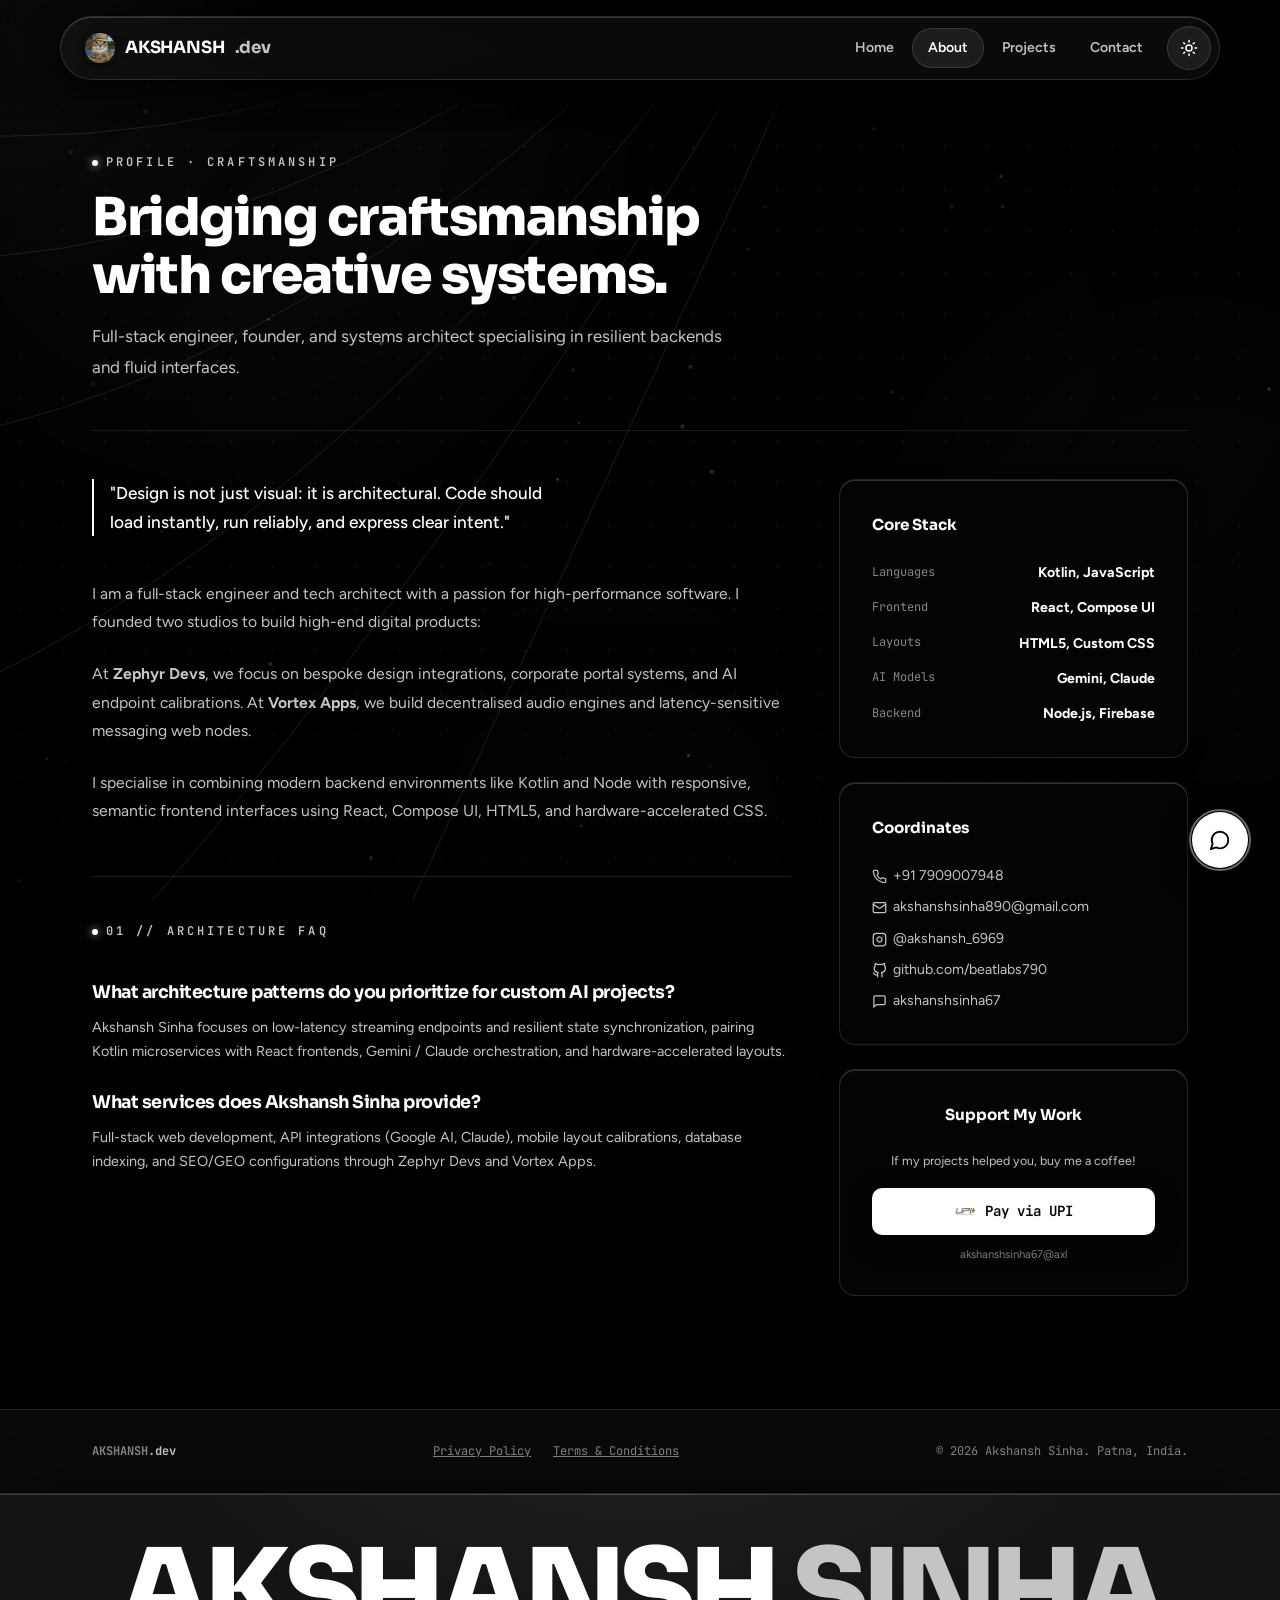
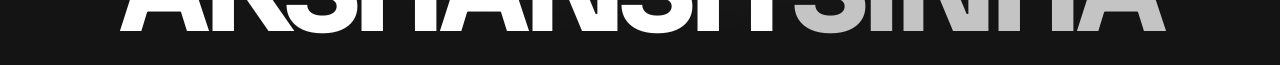
<file: about.html>
<!DOCTYPE html>
<html lang="en">
<head>
  <meta charset="UTF-8">
  <meta name="viewport" content="width=device-width, initial-scale=1.0">
  <title>About | Akshansh Sinha - Systems Engineer &amp; Tech Founder</title>
  <meta name="description" content="Learn about Akshansh Sinha: systems engineer, full-stack architect, and founder of Zephyr Devs and Vortex Apps.">
  <meta name="keywords" content="Akshansh Sinha, about, systems engineer, Kotlin developer, React architect, Zephyr Devs, Vortex Apps">
  <meta name="author" content="Akshansh Sinha">
  <meta property="og:title" content="About | Akshansh Sinha - Full-Stack Systems Engineer">
  <meta property="og:description" content="Engineering high-performance web systems, Kotlin microservices, and AI products. Founder of Zephyr Devs & Vortex Apps.">
  <meta property="og:image" content="assets/og-image.png">
  <meta property="og:image:width" content="1200">
  <meta property="og:image:height" content="630">
  <meta property="og:type" content="website">
  <meta name="twitter:card" content="summary_large_image">
  <meta name="twitter:title" content="About | Akshansh Sinha - Full-Stack Systems Engineer">
  <meta name="twitter:description" content="Engineering high-performance web systems, Kotlin microservices, and AI products.">
  <meta name="twitter:image" content="assets/og-image.png">
  <script type="application/ld+json">
  {"@context":"https://schema.org","@type":"Person","name":"Akshansh Sinha","jobTitle":"Full-Stack Systems Engineer & Tech Founder","url":"https://beatlabs.oneapp.dev","sameAs":["https://github.com/beatlabs790","https://instagram.com/akshansh_6969"],"telephone":"+91 7909007948","email":"akshanshsinha890@gmail.com"}
  </script>
  <link rel="icon" type="image/png" href="assets/logo.png">
  <link rel="preconnect" href="https://fonts.googleapis.com">
  <link rel="preconnect" href="https://fonts.gstatic.com" crossorigin>
  <link rel="stylesheet" href="https://fonts.googleapis.com/css2?family=Sora:wght@600;700;800&family=Figtree:wght@400;500;600;700&family=JetBrains+Mono:wght@600&display=swap">
  <link rel="stylesheet" href="style.css">
  <script>try{var t=localStorage.getItem('theme');if(t==='light'){document.documentElement.setAttribute('data-theme','light');document.documentElement.classList.add('theme-light');}}catch(e){}</script>
</head>
<body>

  <div class="preloader" id="preloader">
    <div class="curtain-backdrop" aria-hidden="true">
      <div class="curtain-strip"></div>
      <div class="curtain-strip"></div>
      <div class="curtain-strip"></div>
      <div class="curtain-strip"></div>
      <div class="curtain-strip"></div>
    </div>
    <div class="loader-content">
      <div class="loader-logo-wrap"><img src="assets/logo.png" alt="Akshansh" class="loader-logo"></div>
      <div class="loader-text">AKSHANSH SINHA</div>
      <div class="loader-progress-track"><div class="loader-progress-bar"></div></div>
    </div>
  </div>

  <div class="aurora" aria-hidden="true">
    <div class="aurora-blob aurora-blob-1"></div>
    <div class="aurora-blob aurora-blob-2"></div>
    <div class="aurora-blob aurora-blob-3"></div>
    <div class="aurora-blob aurora-blob-4"></div>
    <div class="aurora-blob aurora-blob-5"></div>
  </div>
  <div class="bg-vignette" aria-hidden="true"></div>
  <canvas id="interaction-lines-canvas" aria-hidden="true"></canvas>
  <div class="progressive-blur-top" aria-hidden="true">
    <div></div><div></div><div></div><div></div><div></div><div></div>
  </div>
  <div class="progressive-blur-bottom" aria-hidden="true"></div>
  <div class="cursor-spotlight" id="cursor-spotlight"></div>
  <div class="cursor-follower" id="cursor-follower"></div>
  <div class="page-transition-overlay" id="page-transition-overlay"></div>
  <div class="scroll-progress-bar" id="scroll-progress-bar"></div>

  <div class="header-wrapper">
    <header class="header-container">
      <a href="index.html" class="nav-brand">
        <img src="assets/logo.png" alt="Akshansh" class="nav-brand-img">
        AKSHANSH<span>.dev</span>
      </a>
      <div class="nav-right-container">
        <nav>
          <ul class="nav-links" id="nav-links">
            <li class="nav-link"><a href="index.html">Home</a></li>
            <li class="nav-link active"><a href="about.html">About</a></li>
            <li class="nav-link"><a href="projects.html">Projects</a></li>
            <li class="nav-link"><a href="contact.html">Contact</a></li>
          </ul>
        </nav>
        <button class="theme-toggle-btn" id="theme-toggle-btn">&#9788;</button>
        <button class="nav-toggle" id="nav-toggle">&#9776;</button>
      </div>
    </header>
  </div>

  <main class="container">

    <div class="page-intro reveal">
      <span class="page-label">Profile · Craftsmanship</span>
      <h1 class="page-title reveal-blur">Bridging craftsmanship with creative systems.</h1>
      <p class="page-desc">Full-stack engineer, founder, and systems architect specialising in resilient backends and fluid interfaces.</p>
    </div>

    <div class="about-layout">
      <div class="about-left reveal">
        <div class="about-text">
          <blockquote style="border-left: 2px solid var(--accent); padding-left: 16px; margin: 0 0 20px 0; font-family: var(--font-body); font-style: normal; color: var(--ink);">
            "Design is not just visual: it is architectural. Code should load instantly, run reliably, and express clear intent."
          </blockquote>
          <p>I am a full-stack engineer and tech architect with a passion for high-performance software. I founded two studios to build high-end digital products:</p>
          <p>At <strong>Zephyr Devs</strong>, we focus on bespoke design integrations, corporate portal systems, and AI endpoint calibrations. At <strong>Vortex Apps</strong>, we build decentralised audio engines and latency-sensitive messaging web nodes.</p>
          <p>I specialise in combining modern backend environments like Kotlin and Node with responsive, semantic frontend interfaces using React, Compose UI, HTML5, and hardware-accelerated CSS.</p>
        </div>

        <div style="margin-top:50px;border-top:1px solid var(--border);padding-top:40px;">
          <span class="section-label">01 // Architecture FAQ</span>
          <div style="display:flex;flex-direction:column;gap:24px;margin-top:20px;">
            <div>
              <div class="cap-title" style="margin-bottom:8px;">What architecture patterns do you prioritize for custom AI projects?</div>
              <p class="cap-desc">Akshansh Sinha focuses on low-latency streaming endpoints and resilient state synchronization, pairing Kotlin microservices with React frontends, Gemini / Claude orchestration, and hardware-accelerated layouts.</p>
            </div>
            <div>
              <div class="cap-title" style="margin-bottom:8px;">What services does Akshansh Sinha provide?</div>
              <p class="cap-desc">Full-stack web development, API integrations (Google AI, Claude), mobile layout calibrations, database indexing, and SEO/GEO configurations through Zephyr Devs and Vortex Apps.</p>
            </div>
          </div>
        </div>
      </div>

      <div class="about-sidebar reveal reveal-delay-1 stagger-group">
        <div class="sidebar-box">
          <div class="sidebar-title">Core Stack</div>
          <ul class="sidebar-list">
            <li class="sidebar-item"><span class="sidebar-item-lbl">Languages</span><span class="sidebar-item-val">Kotlin, JavaScript</span></li>
            <li class="sidebar-item"><span class="sidebar-item-lbl">Frontend</span><span class="sidebar-item-val">React, Compose UI</span></li>
            <li class="sidebar-item"><span class="sidebar-item-lbl">Layouts</span><span class="sidebar-item-val">HTML5, Custom CSS</span></li>
            <li class="sidebar-item"><span class="sidebar-item-lbl">AI Models</span><span class="sidebar-item-val">Gemini, Claude</span></li>
            <li class="sidebar-item"><span class="sidebar-item-lbl">Backend</span><span class="sidebar-item-val">Node.js, Firebase</span></li>
          </ul>
        </div>
        <div class="sidebar-box">
          <div class="sidebar-title">Coordinates</div>
          <div class="social-links-vertical">
            <a href="tel:+917909007948" class="social-link-item"><svg width="15" height="15" viewBox="0 0 24 24" fill="none" stroke="currentColor" stroke-width="2" stroke-linecap="round" stroke-linejoin="round" aria-hidden="true" style="margin-right:6px;vertical-align:middle;"><path d="M22 16.92v3a2 2 0 0 1-2.18 2 19.79 19.79 0 0 1-8.63-3.07 19.5 19.5 0 0 1-6-6 19.79 19.79 0 0 1-3.07-8.67A2 2 0 0 1 4.11 2h3a2 2 0 0 1 2 1.72 12.84 12.84 0 0 0 .7 2.81 2 2 0 0 1-.45 2.11L8.09 9.91a16 16 0 0 0 6 6l1.27-1.27a2 2 0 0 1 2.11-.45 12.84 12.84 0 0 0 2.81.7A2 2 0 0 1 22 16.92z"/></svg>+91 7909007948</a>
            <a href="mailto:akshanshsinha890@gmail.com" class="social-link-item"><svg width="15" height="15" viewBox="0 0 24 24" fill="none" stroke="currentColor" stroke-width="2" stroke-linecap="round" stroke-linejoin="round" aria-hidden="true" style="margin-right:6px;vertical-align:middle;"><rect width="20" height="16" x="2" y="4" rx="2"/><path d="m22 7-8.97 5.7a1.94 1.94 0 0 1-2.06 0L2 7"/></svg>akshanshsinha890@gmail.com</a>
            <a href="https://instagram.com/akshansh_6969" target="_blank" rel="noopener" class="social-link-item"><svg width="15" height="15" viewBox="0 0 24 24" fill="none" stroke="currentColor" stroke-width="2" stroke-linecap="round" stroke-linejoin="round" aria-hidden="true" style="margin-right:6px;vertical-align:middle;"><rect width="20" height="20" x="2" y="2" rx="5" ry="5"/><path d="M16 11.37A4 4 0 1 1 12.63 8 4 4 0 0 1 16 11.37z"/><line x1="17.5" x2="17.51" y1="6.5" y2="6.5"/></svg>@akshansh_6969</a>
            <a href="https://github.com/beatlabs790" target="_blank" rel="noopener" class="social-link-item"><svg width="15" height="15" viewBox="0 0 24 24" fill="none" stroke="currentColor" stroke-width="2" stroke-linecap="round" stroke-linejoin="round" aria-hidden="true" style="margin-right:6px;vertical-align:middle;"><path d="M9 19c-5 1.5-5-2.5-7-3m14 6v-3.87a3.37 3.37 0 0 0-.94-2.61c3.14-.35 6.44-1.54 6.44-7A5.44 5.44 0 0 0 20 4.77 5.07 5.07 0 0 0 19.91 1S18.73.65 16 2.48a13.38 13.38 0 0 0-7 0C6.27.65 5.09 1 5.09 1A5.07 5.07 0 0 0 5 4.77a5.44 5.44 0 0 0-1.5 3.78c0 5.42 3.3 6.61 6.44 7A3.37 3.37 0 0 0 9 18.13V22"/></svg>github.com/beatlabs790</a>
            <span class="social-link-item"><svg width="15" height="15" viewBox="0 0 24 24" fill="none" stroke="currentColor" stroke-width="2" stroke-linecap="round" stroke-linejoin="round" aria-hidden="true" style="margin-right:6px;vertical-align:middle;"><path d="M21 15a2 2 0 0 1-2 2H7l-4 4V5a2 2 0 0 1 2-2h14a2 2 0 0 1 2 2z"/></svg>akshanshsinha67</span>
          </div>
        </div>
        <div class="sidebar-box" style="text-align:center;">
          <div class="sidebar-title" style="text-align:center;">Support My Work</div>
          <p style="font-size:0.78rem;color:var(--text-muted);margin-bottom:16px;">If my projects helped you, buy me a coffee!</p>
          <a href="https://support-akshansh.vercel.app" target="_blank" rel="noopener" class="upi-support-btn" style="width:100%;justify-content:center;">
            <img src="assets/upi.png" alt="UPI">
            Pay via UPI
          </a>
          <p style="font-size:0.7rem;color:var(--text-dim);margin-top:10px;">akshanshsinha67@axl</p>
        </div>
      </div>
    </div>

  </main>

  <div class="chat-bubble-wrapper">
    <button class="chat-bubble-trigger" id="chat-bubble-trigger" aria-label="Ask Me Anything">
      <div class="chat-bubble-pulse" aria-hidden="true"></div>
      <span class="chat-bubble-icon" aria-hidden="true"><svg width="22" height="22" viewBox="0 0 24 24" fill="none" stroke="currentColor" stroke-width="2" stroke-linecap="round" stroke-linejoin="round"><path d="M7.9 20A9 9 0 1 0 4 16.1L2 22Z"/></svg></span>
    </button>
    <div class="chat-box-container" id="chat-box-container">
      <div class="chat-header">
        <div class="chat-header-info">
          <img src="assets/logo.png" alt="Akshansh" class="chat-header-avatar">
          <span class="chat-header-title">Ask Me Anything</span>
        </div>
        <button class="chat-close-btn" id="chat-close-btn" aria-label="Close Chat"><svg width="18" height="18" viewBox="0 0 24 24" fill="none" stroke="currentColor" stroke-width="2" stroke-linecap="round" stroke-linejoin="round" aria-hidden="true"><line x1="18" y1="6" x2="6" y2="18"/><line x1="6" y1="6" x2="18" y2="18"/></svg></button>
      </div>
      <div class="chat-body" id="chat-body">
        <div class="chat-msg-typing" id="chat-msg-typing">
          <span class="typing-dot"></span><span class="typing-dot"></span><span class="typing-dot"></span>
        </div>
      </div>
      <div class="chat-footer">
        <input type="text" id="chat-input" class="chat-input" placeholder="Type a message..." aria-label="Chat input">
        <button class="chat-send-btn" id="chat-send-btn" aria-label="Send Message"><svg width="16" height="16" viewBox="0 0 24 24" fill="none" stroke="currentColor" stroke-width="2.2" stroke-linecap="round" stroke-linejoin="round" aria-hidden="true"><path d="m22 2-7 20-4-9-9-4Z"/><path d="M22 2 11 13"/></svg></button>
      </div>
    </div>
  </div>

  <footer>
    <div class="footer-content">
      <div class="footer-brand">AKSHANSH<span>.dev</span></div>
      <div>
        <a href="privacy.html" style="margin-right:15px;text-decoration:underline;">Privacy Policy</a>
        <a href="terms.html" style="text-decoration:underline;">Terms &amp; Conditions</a>
      </div>
      <div>&copy; 2026 Akshansh Sinha. Patna, India.</div>
    </div>
  </footer>

  <div class="footer-statement reveal" aria-hidden="true">
    <span class="footer-statement-name">
      <span class="fsn-layer fsn-base">AKSHANSH <em>SINHA</em></span>
      <span class="fsn-layer fsn-sheen">AKSHANSH <em>SINHA</em></span>
    </span>
  </div>

  <script src="script.js"></script>
</body>
</html>
</file>
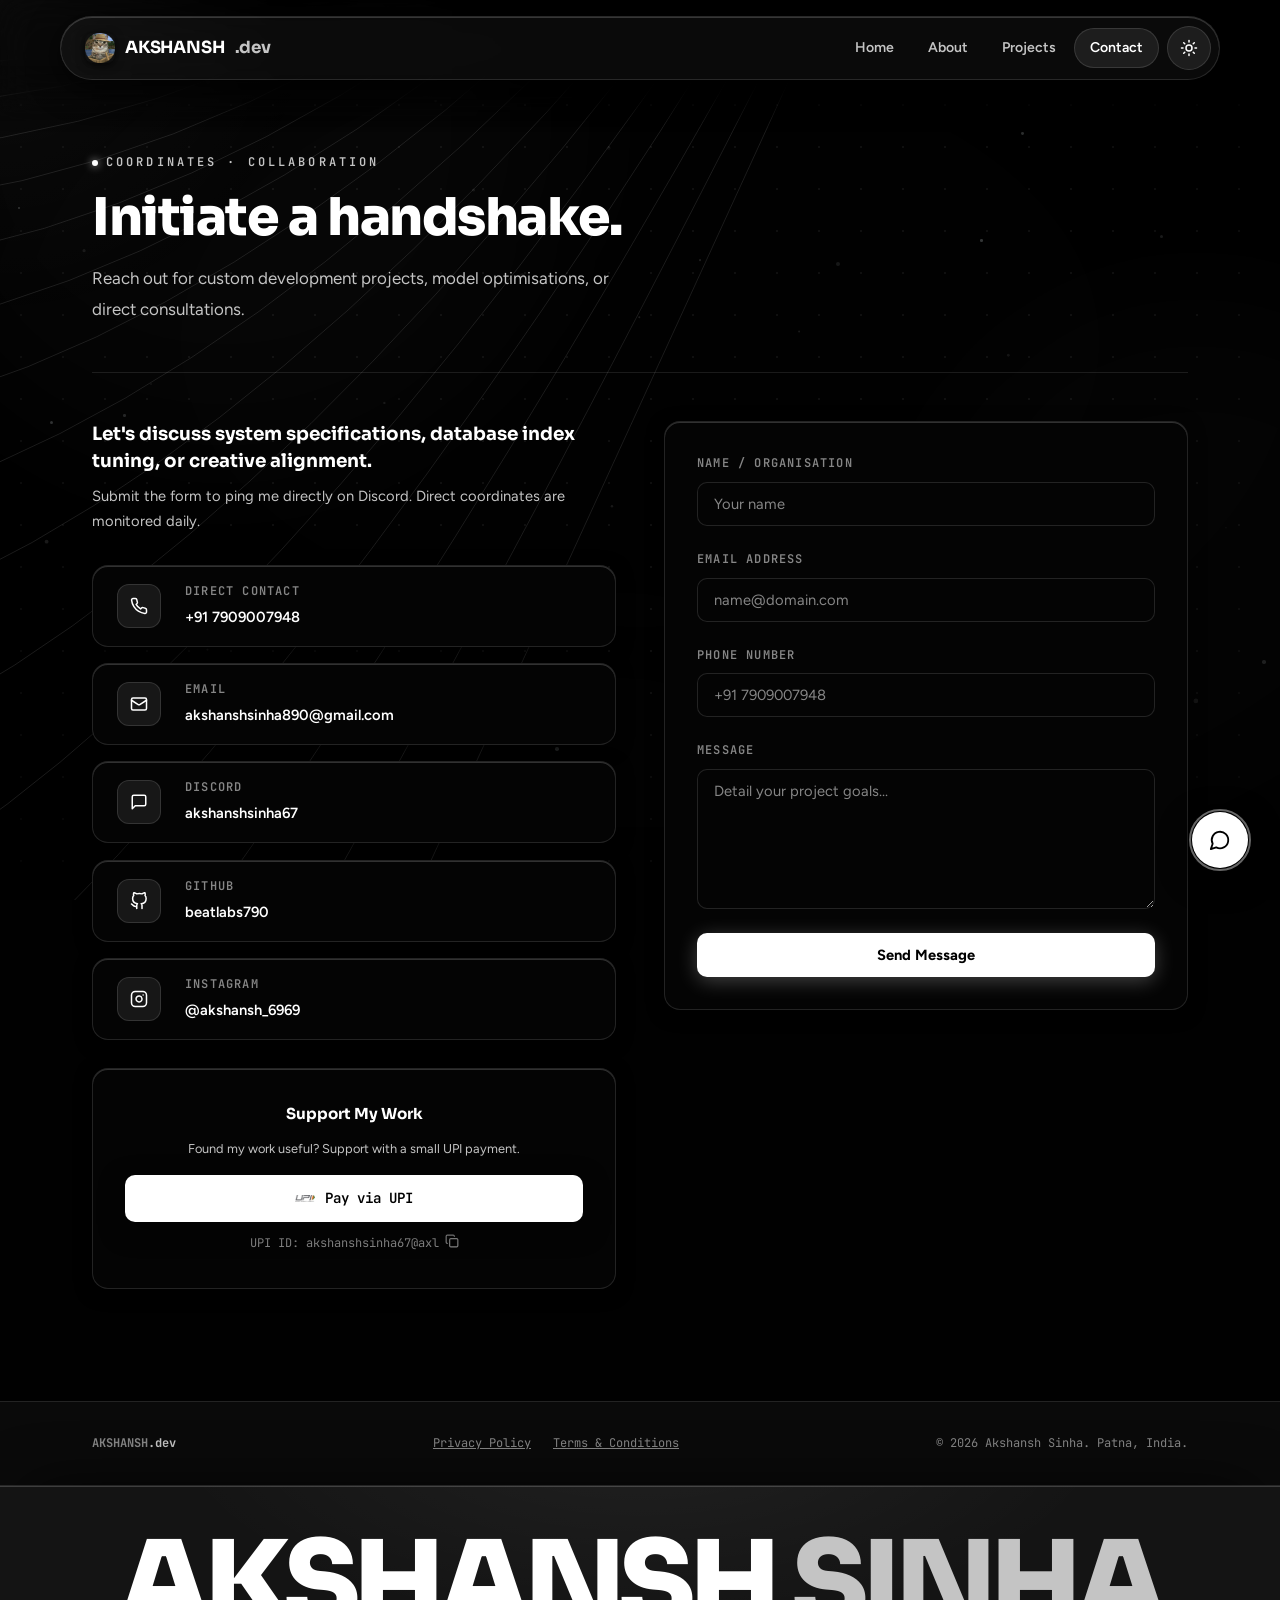
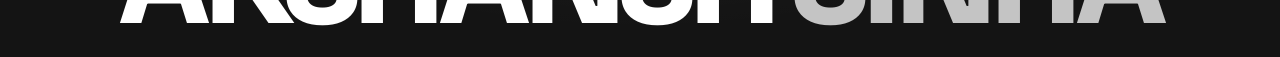
<file: contact.html>
<!DOCTYPE html>
<html lang="en">
<head>
  <meta charset="UTF-8">
  <meta name="viewport" content="width=device-width, initial-scale=1.0">
  <title>Contact | Akshansh Sinha - Systems Engineer &amp; Tech Founder</title>
  <meta name="description" content="Contact Akshansh Sinha for full-stack systems, Kotlin backends, AI integrations, or custom engineering. Direct coordinates and message portal.">
  <meta name="keywords" content="Akshansh Sinha, contact, systems engineer, Kotlin developer, Patna tech founder">
  <meta name="author" content="Akshansh Sinha">
  <meta property="og:title" content="Contact | Akshansh Sinha - Systems Architecture">
  <meta property="og:description" content="Reach Akshansh Sinha directly for bespoke software development, backend systems architecture, or studio investments.">
  <meta property="og:image" content="assets/og-image.png">
  <meta property="og:image:width" content="1200">
  <meta property="og:image:height" content="630">
  <meta property="og:type" content="website">
  <meta name="twitter:card" content="summary_large_image">
  <meta name="twitter:title" content="Contact | Akshansh Sinha - Systems Architecture">
  <meta name="twitter:description" content="Reach Akshansh Sinha directly for bespoke software development and systems architecture.">
  <meta name="twitter:image" content="assets/og-image.png">
  <link rel="icon" type="image/png" href="assets/logo.png">
  <link rel="preconnect" href="https://fonts.googleapis.com">
  <link rel="preconnect" href="https://fonts.gstatic.com" crossorigin>
  <link rel="stylesheet" href="https://fonts.googleapis.com/css2?family=Sora:wght@600;700;800&family=Figtree:wght@400;500;600;700&family=JetBrains+Mono:wght@600&display=swap">
  <link rel="stylesheet" href="style.css">
  <script>try{var t=localStorage.getItem('theme');if(t==='light'){document.documentElement.setAttribute('data-theme','light');document.documentElement.classList.add('theme-light');}}catch(e){}</script>
</head>
<body>

  <div class="preloader" id="preloader">
    <div class="curtain-backdrop" aria-hidden="true">
      <div class="curtain-strip"></div>
      <div class="curtain-strip"></div>
      <div class="curtain-strip"></div>
      <div class="curtain-strip"></div>
      <div class="curtain-strip"></div>
    </div>
    <div class="loader-content">
      <div class="loader-logo-wrap"><img src="assets/logo.png" alt="Akshansh" class="loader-logo"></div>
      <div class="loader-text">AKSHANSH SINHA</div>
      <div class="loader-progress-track"><div class="loader-progress-bar"></div></div>
    </div>
  </div>

  <div class="aurora" aria-hidden="true">
    <div class="aurora-blob aurora-blob-1"></div>
    <div class="aurora-blob aurora-blob-2"></div>
    <div class="aurora-blob aurora-blob-3"></div>
    <div class="aurora-blob aurora-blob-4"></div>
    <div class="aurora-blob aurora-blob-5"></div>
  </div>
  <div class="bg-vignette" aria-hidden="true"></div>
  <canvas id="interaction-lines-canvas" aria-hidden="true"></canvas>
  <div class="progressive-blur-top" aria-hidden="true">
    <div></div><div></div><div></div><div></div><div></div><div></div>
  </div>
  <div class="progressive-blur-bottom" aria-hidden="true"></div>
  <div class="cursor-spotlight" id="cursor-spotlight"></div>
  <div class="cursor-follower" id="cursor-follower"></div>
  <div class="page-transition-overlay" id="page-transition-overlay"></div>
  <div class="scroll-progress-bar" id="scroll-progress-bar"></div>

  <div class="header-wrapper">
    <header class="header-container">
      <a href="index.html" class="nav-brand">
        <img src="assets/logo.png" alt="Akshansh" class="nav-brand-img">
        AKSHANSH<span>.dev</span>
      </a>
      <div class="nav-right-container">
        <nav>
          <ul class="nav-links" id="nav-links">
            <li class="nav-link"><a href="index.html">Home</a></li>
            <li class="nav-link"><a href="about.html">About</a></li>
            <li class="nav-link"><a href="projects.html">Projects</a></li>
            <li class="nav-link active"><a href="contact.html">Contact</a></li>
          </ul>
        </nav>
        <button class="theme-toggle-btn" id="theme-toggle-btn">&#9788;</button>
        <button class="nav-toggle" id="nav-toggle">&#9776;</button>
      </div>
    </header>
  </div>

  <main class="container">

    <div class="page-intro reveal">
      <span class="page-label">Coordinates · Collaboration</span>
      <h1 class="page-title reveal-blur">Initiate a handshake.</h1>
      <p class="page-desc">Reach out for custom development projects, model optimisations, or direct consultations.</p>
    </div>

    <div class="contact-layout">
      <!-- Left: Info -->
      <div class="contact-left reveal">
        <p class="highlight-text">Let's discuss system specifications, database index tuning, or creative alignment.</p>
        <p style="font-size:0.92rem;color:var(--text-muted);margin-top:10px;">Submit the form to ping me directly on Discord. Direct coordinates are monitored daily.</p>

        <div class="contact-details stagger-group">
          <div class="contact-card-item">
            <div class="contact-icon-box" aria-hidden="true"><svg width="18" height="18" viewBox="0 0 24 24" fill="none" stroke="currentColor" stroke-width="2" stroke-linecap="round" stroke-linejoin="round"><path d="M22 16.92v3a2 2 0 0 1-2.18 2 19.79 19.79 0 0 1-8.63-3.07 19.5 19.5 0 0 1-6-6 19.79 19.79 0 0 1-3.07-8.67A2 2 0 0 1 4.11 2h3a2 2 0 0 1 2 1.72 12.84 12.84 0 0 0 .7 2.81 2 2 0 0 1-.45 2.11L8.09 9.91a16 16 0 0 0 6 6l1.27-1.27a2 2 0 0 1 2.11-.45 12.84 12.84 0 0 0 2.81.7A2 2 0 0 1 22 16.92z"/></svg></div>
            <div>
              <span class="contact-info-lbl">Direct Contact</span>
              <a href="tel:+917909007948" class="contact-info-val">+91 7909007948</a>
            </div>
          </div>
          <div class="contact-card-item">
            <div class="contact-icon-box" aria-hidden="true"><svg width="18" height="18" viewBox="0 0 24 24" fill="none" stroke="currentColor" stroke-width="2" stroke-linecap="round" stroke-linejoin="round"><rect width="20" height="16" x="2" y="4" rx="2"/><path d="m22 7-8.97 5.7a1.94 1.94 0 0 1-2.06 0L2 7"/></svg></div>
            <div>
              <span class="contact-info-lbl">Email</span>
              <a href="mailto:akshanshsinha890@gmail.com" class="contact-info-val">akshanshsinha890@gmail.com</a>
            </div>
          </div>
          <div class="contact-card-item">
            <div class="contact-icon-box" aria-hidden="true"><svg width="18" height="18" viewBox="0 0 24 24" fill="none" stroke="currentColor" stroke-width="2" stroke-linecap="round" stroke-linejoin="round"><path d="M21 15a2 2 0 0 1-2 2H7l-4 4V5a2 2 0 0 1 2-2h14a2 2 0 0 1 2 2z"/></svg></div>
            <div>
              <span class="contact-info-lbl">Discord</span>
              <span class="contact-info-val">akshanshsinha67</span>
            </div>
          </div>
          <div class="contact-card-item">
            <div class="contact-icon-box" aria-hidden="true"><svg width="18" height="18" viewBox="0 0 24 24" fill="none" stroke="currentColor" stroke-width="2" stroke-linecap="round" stroke-linejoin="round"><path d="M9 19c-5 1.5-5-2.5-7-3m14 6v-3.87a3.37 3.37 0 0 0-.94-2.61c3.14-.35 6.44-1.54 6.44-7A5.44 5.44 0 0 0 20 4.77 5.07 5.07 0 0 0 19.91 1S18.73.65 16 2.48a13.38 13.38 0 0 0-7 0C6.27.65 5.09 1 5.09 1A5.07 5.07 0 0 0 5 4.77a5.44 5.44 0 0 0-1.5 3.78c0 5.42 3.3 6.61 6.44 7A3.37 3.37 0 0 0 9 18.13V22"/></svg></div>
            <div>
              <span class="contact-info-lbl">GitHub</span>
              <a href="https://github.com/beatlabs790" target="_blank" rel="noopener" class="contact-info-val">beatlabs790</a>
            </div>
          </div>
          <div class="contact-card-item">
            <div class="contact-icon-box" aria-hidden="true"><svg width="18" height="18" viewBox="0 0 24 24" fill="none" stroke="currentColor" stroke-width="2" stroke-linecap="round" stroke-linejoin="round"><rect width="20" height="20" x="2" y="2" rx="5" ry="5"/><path d="M16 11.37A4 4 0 1 1 12.63 8 4 4 0 0 1 16 11.37z"/><line x1="17.5" x2="17.51" y1="6.5" y2="6.5"/></svg></div>
            <div>
              <span class="contact-info-lbl">Instagram</span>
              <a href="https://instagram.com/akshansh_6969" target="_blank" rel="noopener" class="contact-info-val">@akshansh_6969</a>
            </div>
          </div>
        </div>

        <!-- UPI Support -->
        <div class="sidebar-box" style="margin-top:28px;text-align:center;">
          <div class="sidebar-title" style="text-align:center;margin-bottom:12px;">Support My Work</div>
          <p style="font-size:0.8rem;color:var(--ink-2);margin-bottom:16px;">Found my work useful? Support with a small UPI payment.</p>
          <a href="https://support-akshansh.vercel.app" target="_blank" rel="noopener" class="upi-support-btn" style="width:100%;justify-content:center;">
            <img src="assets/upi.png" alt="UPI">
            Pay via UPI
          </a>
          <button type="button" class="copy-upi-btn" data-upi="akshanshsinha67@axl" style="margin-top:12px;background:none;border:none;font-family:var(--font-mono);font-size:0.75rem;color:var(--ink-3);cursor:pointer;display:inline-flex;align-items:center;gap:6px;" aria-label="Copy UPI ID">
            <span>UPI ID: akshanshsinha67@axl</span>
            <span class="copy-status" aria-hidden="true"><svg width="14" height="14" viewBox="0 0 24 24" fill="none" stroke="currentColor" stroke-width="2" stroke-linecap="round" stroke-linejoin="round"><rect width="14" height="14" x="8" y="8" rx="2" ry="2"/><path d="M4 16c-1.1 0-2-.9-2-2V4c0-1.1.9-2 2-2h10c1.1 0 2 .9 2 2"/></svg></span>
          </button>
        </div>
      </div>

      <!-- Right: Form -->
      <div class="contact-right reveal reveal-delay-1" id="contact-form-container">
        <form action="#" method="POST" class="contact-form" id="contact-me-form">
          <div class="form-group">
            <label for="name" class="form-lbl">Name / Organisation</label>
            <input type="text" id="name" name="name" class="form-input" placeholder="Your name" autocomplete="name" required>
          </div>
          <div class="form-group">
            <label for="email" class="form-lbl">Email Address</label>
            <input type="email" id="email" name="email" class="form-input" placeholder="name@domain.com" autocomplete="email" required>
          </div>
          <div class="form-group">
            <label for="phone" class="form-lbl">Phone Number</label>
            <input type="tel" id="phone" name="phone" class="form-input" placeholder="+91 7909007948" autocomplete="tel" required>
          </div>
          <div class="form-group">
            <label for="message" class="form-lbl">Message</label>
            <textarea id="message" name="message" class="form-textarea" placeholder="Detail your project goals..." required></textarea>
          </div>
          <button type="submit" class="btn btn-primary" style="width:100%;justify-content:center;border:none;" id="btn-submit-form">Send Message</button>
        </form>
      </div>
    </div>

  </main>

  <div class="chat-bubble-wrapper">
    <button class="chat-bubble-trigger" id="chat-bubble-trigger" aria-label="Ask Me Anything">
      <div class="chat-bubble-pulse" aria-hidden="true"></div>
      <span class="chat-bubble-icon" aria-hidden="true"><svg width="22" height="22" viewBox="0 0 24 24" fill="none" stroke="currentColor" stroke-width="2" stroke-linecap="round" stroke-linejoin="round"><path d="M7.9 20A9 9 0 1 0 4 16.1L2 22Z"/></svg></span>
    </button>
    <div class="chat-box-container" id="chat-box-container">
      <div class="chat-header">
        <div class="chat-header-info">
          <img src="assets/logo.png" alt="Akshansh" class="chat-header-avatar">
          <span class="chat-header-title">Ask Me Anything</span>
        </div>
        <button class="chat-close-btn" id="chat-close-btn" aria-label="Close Chat"><svg width="18" height="18" viewBox="0 0 24 24" fill="none" stroke="currentColor" stroke-width="2" stroke-linecap="round" stroke-linejoin="round" aria-hidden="true"><line x1="18" y1="6" x2="6" y2="18"/><line x1="6" y1="6" x2="18" y2="18"/></svg></button>
      </div>
      <div class="chat-body" id="chat-body">
        <div class="chat-msg-typing" id="chat-msg-typing">
          <span class="typing-dot"></span><span class="typing-dot"></span><span class="typing-dot"></span>
        </div>
      </div>
      <div class="chat-footer">
        <input type="text" id="chat-input" class="chat-input" placeholder="Type a message..." aria-label="Chat input">
        <button class="chat-send-btn" id="chat-send-btn" aria-label="Send Message"><svg width="16" height="16" viewBox="0 0 24 24" fill="none" stroke="currentColor" stroke-width="2.2" stroke-linecap="round" stroke-linejoin="round" aria-hidden="true"><path d="m22 2-7 20-4-9-9-4Z"/><path d="M22 2 11 13"/></svg></button>
      </div>
    </div>
  </div>

  <footer>
    <div class="footer-content">
      <div class="footer-brand">AKSHANSH<span>.dev</span></div>
      <div>
        <a href="privacy.html" style="margin-right:15px;text-decoration:underline;">Privacy Policy</a>
        <a href="terms.html" style="text-decoration:underline;">Terms &amp; Conditions</a>
      </div>
      <div>&copy; 2026 Akshansh Sinha. Patna, India.</div>
    </div>
  </footer>

  <div class="footer-statement reveal" aria-hidden="true">
    <span class="footer-statement-name">
      <span class="fsn-layer fsn-base">AKSHANSH <em>SINHA</em></span>
      <span class="fsn-layer fsn-sheen">AKSHANSH <em>SINHA</em></span>
    </span>
  </div>

  <script src="script.js"></script>
</body>
</html>
</file>
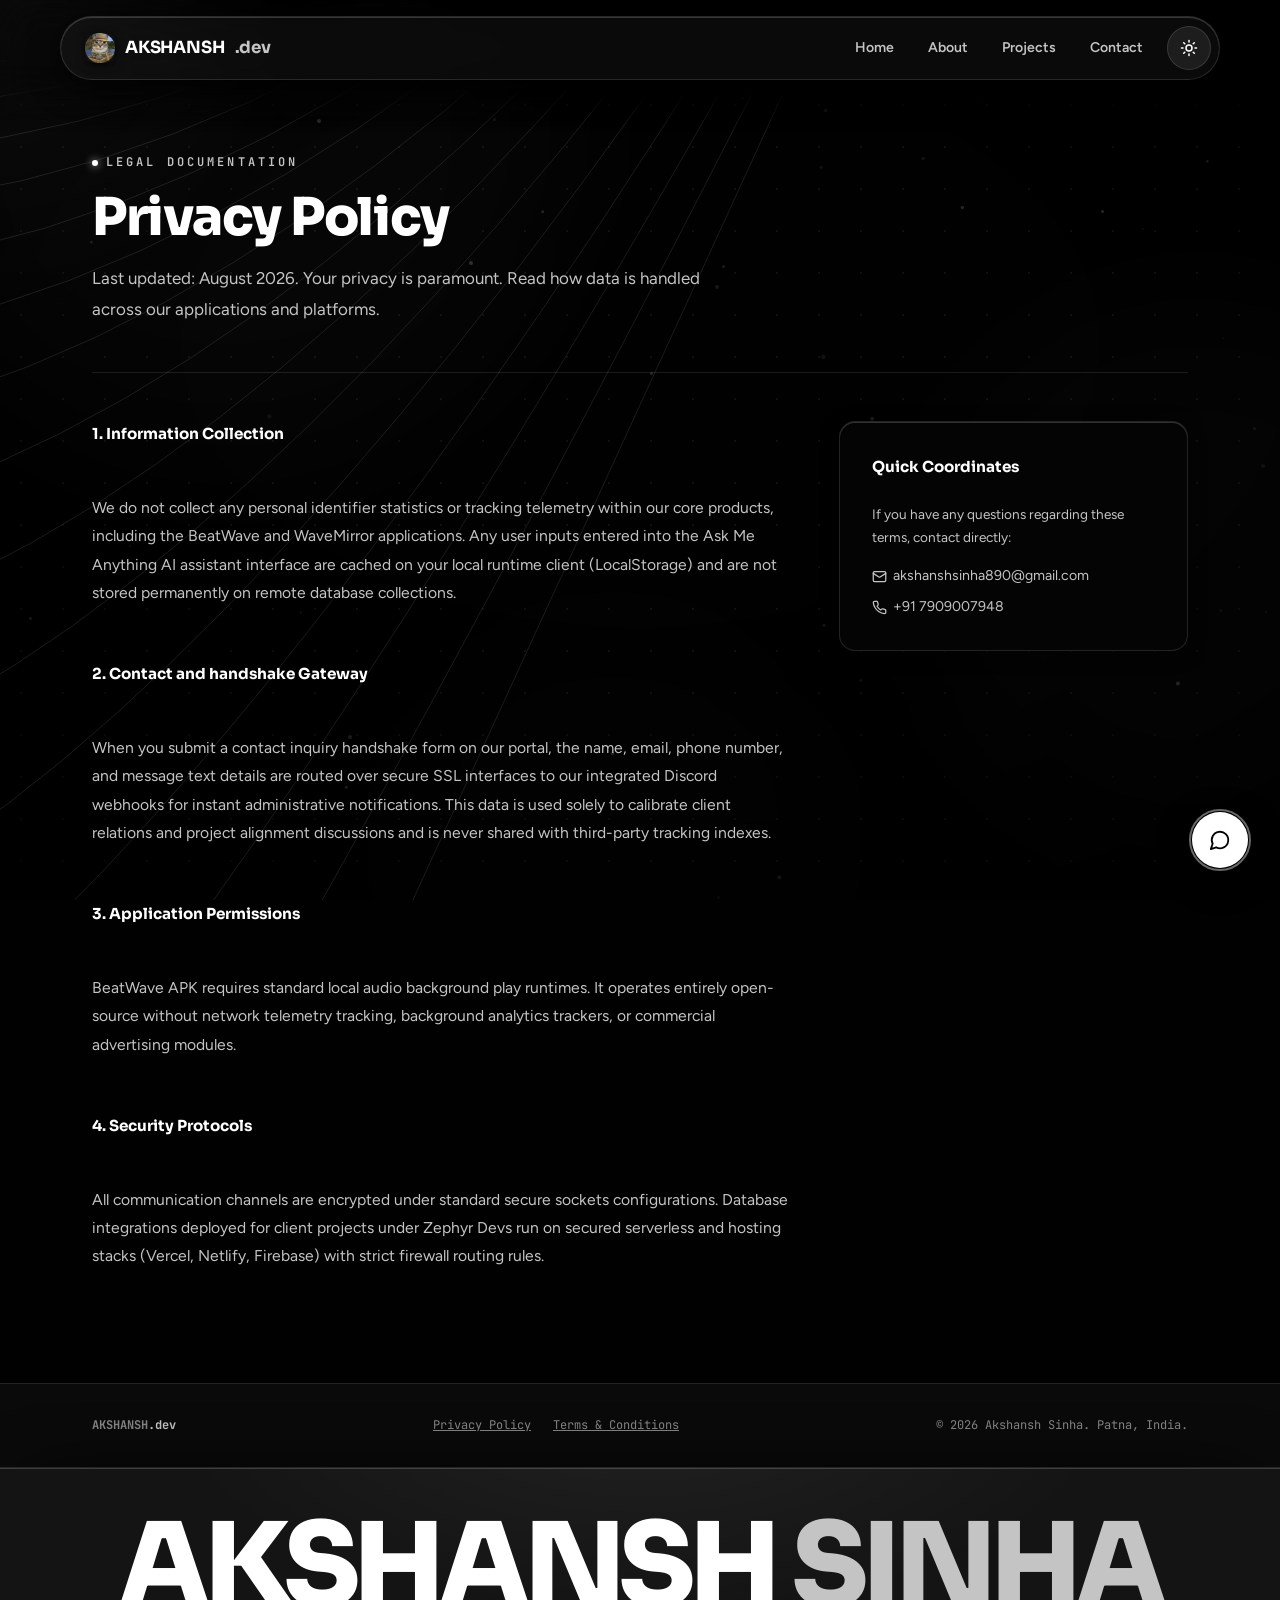
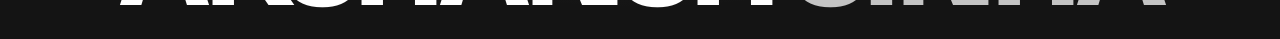
<file: privacy.html>
<!DOCTYPE html>
<html lang="en">
<head>
  <meta charset="UTF-8">
  <meta name="viewport" content="width=device-width, initial-scale=1.0">
  <title>Privacy Policy | Akshansh Sinha - Systems Engineer</title>
  <meta name="description" content="Privacy Policy for Akshansh Sinha's portfolio services and applications.">
  <meta name="keywords" content="privacy, Akshansh Sinha, systems engineer">
  <meta name="author" content="Akshansh Sinha">
  <link rel="icon" type="image/png" href="assets/logo.png">
  <link rel="preconnect" href="https://fonts.googleapis.com">
  <link rel="preconnect" href="https://fonts.gstatic.com" crossorigin>
  <link rel="stylesheet" href="https://fonts.googleapis.com/css2?family=Sora:wght@600;700;800&family=Figtree:wght@400;500;600;700&family=JetBrains+Mono:wght@600&display=swap">
  <link rel="stylesheet" href="style.css">
  <script>try{var t=localStorage.getItem('theme');if(t==='light'){document.documentElement.setAttribute('data-theme','light');document.documentElement.classList.add('theme-light');}}catch(e){}</script>
</head>
<body>

  <div class="preloader" id="preloader">
    <div class="curtain-backdrop" aria-hidden="true">
      <div class="curtain-strip"></div>
      <div class="curtain-strip"></div>
      <div class="curtain-strip"></div>
      <div class="curtain-strip"></div>
      <div class="curtain-strip"></div>
    </div>
    <div class="loader-content">
      <div class="loader-logo-wrap"><img src="assets/logo.png" alt="Akshansh" class="loader-logo"></div>
      <div class="loader-text">AKSHANSH SINHA</div>
      <div class="loader-progress-track"><div class="loader-progress-bar"></div></div>
    </div>
  </div>

  <div class="aurora" aria-hidden="true">
    <div class="aurora-blob aurora-blob-1"></div>
    <div class="aurora-blob aurora-blob-2"></div>
    <div class="aurora-blob aurora-blob-3"></div>
  </div>
  <div class="bg-vignette" aria-hidden="true"></div>
  <canvas id="interaction-lines-canvas" aria-hidden="true"></canvas>
  <div class="progressive-blur-top" aria-hidden="true">
    <div></div><div></div><div></div><div></div><div></div><div></div>
  </div>
  <div class="progressive-blur-bottom" aria-hidden="true"></div>
  <div class="cursor-spotlight" id="cursor-spotlight"></div>
  <div class="cursor-follower" id="cursor-follower"></div>
  <div class="page-transition-overlay" id="page-transition-overlay"></div>
  <div class="scroll-progress-bar" id="scroll-progress-bar"></div>

  <div class="header-wrapper">
    <header class="header-container">
      <a href="index.html" class="nav-brand">
        <img src="assets/logo.png" alt="Akshansh" class="nav-brand-img">
        AKSHANSH<span>.dev</span>
      </a>
      <div class="nav-right-container">
        <nav>
          <ul class="nav-links" id="nav-links">
            <li class="nav-link"><a href="index.html">Home</a></li>
            <li class="nav-link"><a href="about.html">About</a></li>
            <li class="nav-link"><a href="projects.html">Projects</a></li>
            <li class="nav-link"><a href="contact.html">Contact</a></li>
          </ul>
        </nav>
        <button class="theme-toggle-btn" id="theme-toggle-btn">&#9788;</button>
        <button class="nav-toggle" id="nav-toggle">&#9776;</button>
      </div>
    </header>
  </div>

  <main class="container">

    <div class="page-intro reveal">
      <span class="page-label">Legal Documentation</span>
      <h1 class="page-title">Privacy Policy</h1>
      <p class="page-desc">Last updated: August 2026. Your privacy is paramount. Read how data is handled across our applications and platforms.</p>
    </div>

    <div class="about-layout">
      <div class="about-left reveal">
        <div class="about-text">
          <div class="sidebar-title">1. Information Collection</div>
          <p>We do not collect any personal identifier statistics or tracking telemetry within our core products, including the BeatWave and WaveMirror applications. Any user inputs entered into the Ask Me Anything AI assistant interface are cached on your local runtime client (LocalStorage) and are not stored permanently on remote database collections.</p>
          
          <div class="sidebar-title" style="margin-top: 30px;">2. Contact and handshake Gateway</div>
          <p>When you submit a contact inquiry handshake form on our portal, the name, email, phone number, and message text details are routed over secure SSL interfaces to our integrated Discord webhooks for instant administrative notifications. This data is used solely to calibrate client relations and project alignment discussions and is never shared with third-party tracking indexes.</p>

          <div class="sidebar-title" style="margin-top: 30px;">3. Application Permissions</div>
          <p>BeatWave APK requires standard local audio background play runtimes. It operates entirely open-source without network telemetry tracking, background analytics trackers, or commercial advertising modules.</p>

          <div class="sidebar-title" style="margin-top: 30px;">4. Security Protocols</div>
          <p>All communication channels are encrypted under standard secure sockets configurations. Database integrations deployed for client projects under Zephyr Devs run on secured serverless and hosting stacks (Vercel, Netlify, Firebase) with strict firewall routing rules.</p>
        </div>
      </div>

      <div class="about-sidebar reveal reveal-delay-1">
        <div class="sidebar-box">
          <div class="sidebar-title">Quick Coordinates</div>
          <p style="font-size: 0.85rem; color: var(--text-muted); margin-bottom: 16px;">If you have any questions regarding these terms, contact directly:</p>
          <div class="social-links-vertical">
            <span class="social-link-item"><svg width="15" height="15" viewBox="0 0 24 24" fill="none" stroke="currentColor" stroke-width="2" stroke-linecap="round" stroke-linejoin="round" aria-hidden="true" style="margin-right:6px;vertical-align:middle;"><rect width="20" height="16" x="2" y="4" rx="2"/><path d="m22 7-8.97 5.7a1.94 1.94 0 0 1-2.06 0L2 7"/></svg>akshanshsinha890@gmail.com</span>
            <span class="social-link-item"><svg width="15" height="15" viewBox="0 0 24 24" fill="none" stroke="currentColor" stroke-width="2" stroke-linecap="round" stroke-linejoin="round" aria-hidden="true" style="margin-right:6px;vertical-align:middle;"><path d="M22 16.92v3a2 2 0 0 1-2.18 2 19.79 19.79 0 0 1-8.63-3.07 19.5 19.5 0 0 1-6-6 19.79 19.79 0 0 1-3.07-8.67A2 2 0 0 1 4.11 2h3a2 2 0 0 1 2 1.72 12.84 12.84 0 0 0 .7 2.81 2 2 0 0 1-.45 2.11L8.09 9.91a16 16 0 0 0 6 6l1.27-1.27a2 2 0 0 1 2.11-.45 12.84 12.84 0 0 0 2.81.7A2 2 0 0 1 22 16.92z"/></svg>+91 7909007948</span>
          </div>
        </div>
      </div>
    </div>

  </main>

  <div class="chat-bubble-wrapper">
    <button class="chat-bubble-trigger" id="chat-bubble-trigger" aria-label="Ask Me Anything">
      <div class="chat-bubble-pulse" aria-hidden="true"></div>
      <span class="chat-bubble-icon" aria-hidden="true"><svg width="22" height="22" viewBox="0 0 24 24" fill="none" stroke="currentColor" stroke-width="2" stroke-linecap="round" stroke-linejoin="round"><path d="M7.9 20A9 9 0 1 0 4 16.1L2 22Z"/></svg></span>
    </button>
    <div class="chat-box-container" id="chat-box-container">
      <div class="chat-header">
        <div class="chat-header-info">
          <img src="assets/logo.png" alt="Akshansh" class="chat-header-avatar">
          <span class="chat-header-title">Ask Me Anything</span>
        </div>
        <button class="chat-close-btn" id="chat-close-btn" aria-label="Close Chat"><svg width="18" height="18" viewBox="0 0 24 24" fill="none" stroke="currentColor" stroke-width="2" stroke-linecap="round" stroke-linejoin="round" aria-hidden="true"><line x1="18" y1="6" x2="6" y2="18"/><line x1="6" y1="6" x2="18" y2="18"/></svg></button>
      </div>
      <div class="chat-body" id="chat-body">
        <div class="chat-msg-typing" id="chat-msg-typing">
          <span class="typing-dot"></span><span class="typing-dot"></span><span class="typing-dot"></span>
        </div>
      </div>
      <div class="chat-footer">
        <input type="text" id="chat-input" class="chat-input" placeholder="Type a message..." aria-label="Chat input">
        <button class="chat-send-btn" id="chat-send-btn" aria-label="Send Message"><svg width="16" height="16" viewBox="0 0 24 24" fill="none" stroke="currentColor" stroke-width="2.2" stroke-linecap="round" stroke-linejoin="round" aria-hidden="true"><path d="m22 2-7 20-4-9-9-4Z"/><path d="M22 2 11 13"/></svg></button>
      </div>
    </div>
  </div>

  <footer>
    <div class="footer-content">
      <div class="footer-brand">AKSHANSH<span>.dev</span></div>
      <div>
        <a href="privacy.html" style="margin-right:15px;text-decoration:underline;">Privacy Policy</a>
        <a href="terms.html" style="text-decoration:underline;">Terms &amp; Conditions</a>
      </div>
      <div>&copy; 2026 Akshansh Sinha. Patna, India.</div>
    </div>
  </footer>

  <div class="footer-statement reveal" aria-hidden="true">
    <span class="footer-statement-name">
      <span class="fsn-layer fsn-base">AKSHANSH <em>SINHA</em></span>
      <span class="fsn-layer fsn-sheen">AKSHANSH <em>SINHA</em></span>
    </span>
  </div>

  <script src="script.js"></script>
</body>
</html>
</file>
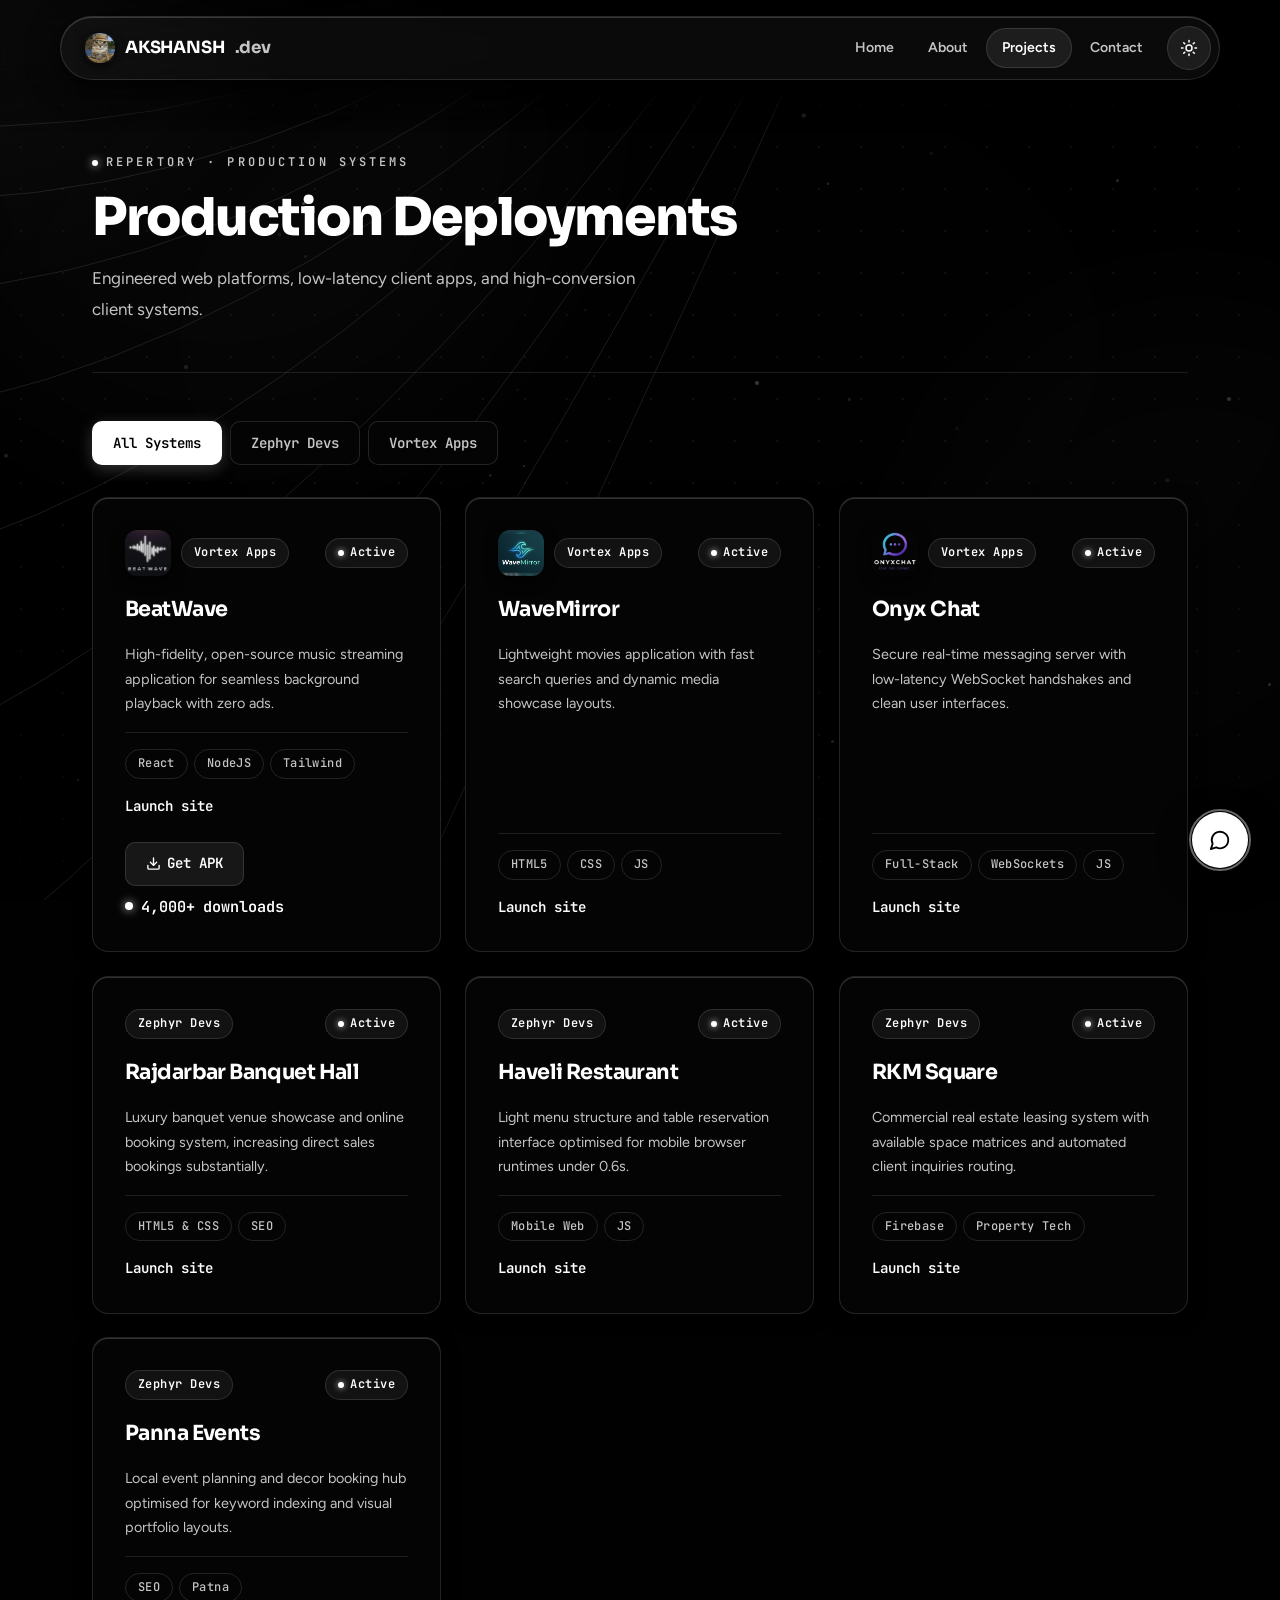
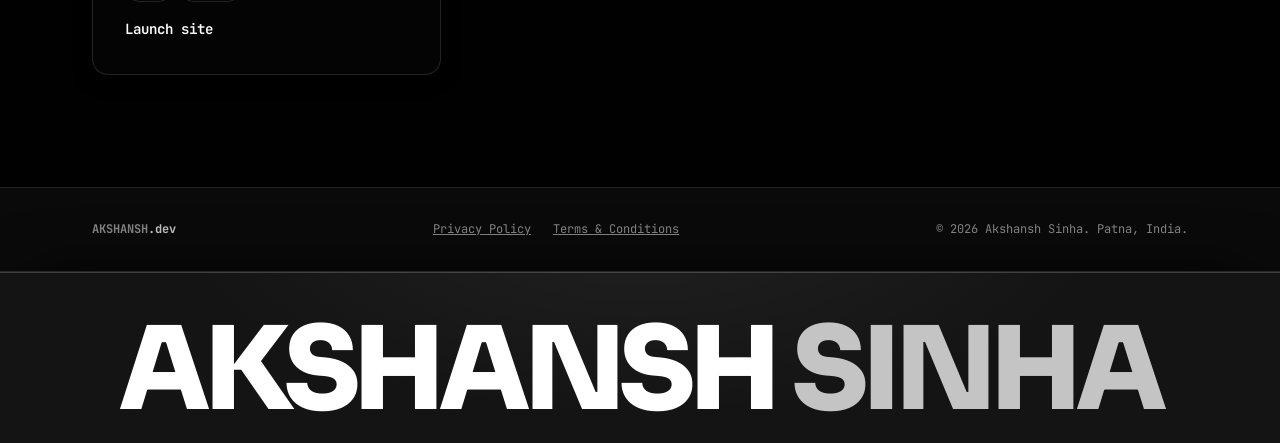
<file: projects.html>
<!DOCTYPE html>
<html lang="en">
<head>
  <meta charset="UTF-8">
  <meta name="viewport" content="width=device-width, initial-scale=1.0">
  <title>Projects | Akshansh Sinha - Production Systems</title>
  <meta name="description" content="Explore custom web projects by Akshansh Sinha: systems engineer. React, Kotlin, WebSockets, and AI integrations.">
  <meta name="keywords" content="Akshansh Sinha, projects, portfolio, Vortex Apps, Zephyr Devs, BeatWave, Onyx Chat">
  <meta name="author" content="Akshansh Sinha">
  <meta property="og:title" content="Projects | Akshansh Sinha - Production Systems">
  <meta property="og:description" content="Explore production web applications, open-source audio platforms, and AI engines built by Akshansh Sinha.">
  <meta property="og:image" content="assets/og-image.png">
  <meta property="og:image:width" content="1200">
  <meta property="og:image:height" content="630">
  <meta property="og:type" content="website">
  <meta name="twitter:card" content="summary_large_image">
  <meta name="twitter:title" content="Projects | Akshansh Sinha - Production Systems">
  <meta name="twitter:description" content="Explore production web applications and open-source systems.">
  <meta name="twitter:image" content="assets/og-image.png">
  <link rel="icon" type="image/png" href="assets/logo.png">
  <link rel="preconnect" href="https://fonts.googleapis.com">
  <link rel="preconnect" href="https://fonts.gstatic.com" crossorigin>
  <link rel="stylesheet" href="https://fonts.googleapis.com/css2?family=Sora:wght@600;700;800&family=Figtree:wght@400;500;600;700&family=JetBrains+Mono:wght@600&display=swap">
  <link rel="stylesheet" href="style.css">
  <script>try{var t=localStorage.getItem('theme');if(t==='light'){document.documentElement.setAttribute('data-theme','light');document.documentElement.classList.add('theme-light');}}catch(e){}</script>
</head>
<body>

  <div class="preloader" id="preloader">
    <div class="curtain-backdrop" aria-hidden="true">
      <div class="curtain-strip"></div>
      <div class="curtain-strip"></div>
      <div class="curtain-strip"></div>
      <div class="curtain-strip"></div>
      <div class="curtain-strip"></div>
    </div>
    <div class="loader-content">
      <div class="loader-logo-wrap"><img src="assets/logo.png" alt="Akshansh" class="loader-logo"></div>
      <div class="loader-text">AKSHANSH SINHA</div>
      <div class="loader-progress-track"><div class="loader-progress-bar"></div></div>
    </div>
  </div>

  <div class="aurora" aria-hidden="true">
    <div class="aurora-blob aurora-blob-1"></div>
    <div class="aurora-blob aurora-blob-2"></div>
    <div class="aurora-blob aurora-blob-3"></div>
    <div class="aurora-blob aurora-blob-4"></div>
    <div class="aurora-blob aurora-blob-5"></div>
  </div>
  <div class="bg-vignette" aria-hidden="true"></div>
  <canvas id="interaction-lines-canvas" aria-hidden="true"></canvas>
  <div class="progressive-blur-top" aria-hidden="true">
    <div></div><div></div><div></div><div></div><div></div><div></div>
  </div>
  <div class="progressive-blur-bottom" aria-hidden="true"></div>
  <div class="cursor-spotlight" id="cursor-spotlight"></div>
  <div class="cursor-follower" id="cursor-follower"></div>
  <div class="page-transition-overlay" id="page-transition-overlay"></div>
  <div class="scroll-progress-bar" id="scroll-progress-bar"></div>

  <div class="header-wrapper">
    <header class="header-container">
      <a href="index.html" class="nav-brand">
        <img src="assets/logo.png" alt="Akshansh" class="nav-brand-img">
        AKSHANSH<span>.dev</span>
      </a>
      <div class="nav-right-container">
        <nav>
          <ul class="nav-links" id="nav-links">
            <li class="nav-link"><a href="index.html">Home</a></li>
            <li class="nav-link"><a href="about.html">About</a></li>
            <li class="nav-link active"><a href="projects.html">Projects</a></li>
            <li class="nav-link"><a href="contact.html">Contact</a></li>
          </ul>
        </nav>
        <button class="theme-toggle-btn" id="theme-toggle-btn">&#9788;</button>
        <button class="nav-toggle" id="nav-toggle">&#9776;</button>
      </div>
    </header>
  </div>

  <main class="container">

    <div class="page-intro reveal">
      <span class="page-label">Repertory · Production Systems</span>
      <h1 class="page-title reveal-blur">Production Deployments</h1>
      <p class="page-desc">Engineered web platforms, low-latency client apps, and high-conversion client systems.</p>
    </div>

    <div class="filter-tabs reveal" id="filter-tabs">
      <button class="filter-tab active" data-filter="all">All Systems</button>
      <button class="filter-tab" data-filter="zephyr">Zephyr Devs</button>
      <button class="filter-tab" data-filter="beatlabs">Vortex Apps</button>
    </div>

    <div class="projects-grid stagger-group reveal" id="projects-grid">

      <!-- BeatWave -->
      <div class="project-card" data-agency="beatlabs" id="proj-beatwave">
        <div class="project-card-header">
          <div class="badge-row">
            <img src="assets/beatwavepng.png" alt="BeatWave" class="project-mini-logo">
            <span class="agency-badge beatlabs">Vortex Apps</span>
          </div>
          <span class="status-badge">Active</span>
        </div>
        <h3 class="project-title">BeatWave</h3>
        <p class="project-desc">High-fidelity, open-source music streaming application for seamless background playback with zero ads.</p>
        <div class="project-card-footer">
          <div class="project-tech-list">
            <span class="project-tech-item">React</span>
            <span class="project-tech-item">NodeJS</span>
            <span class="project-tech-item">Tailwind</span>
          </div>
          <a href="https://beatwave.oneapp.dev" target="_blank" rel="noopener" class="project-btn-link">Launch site</a>
          <div class="beatwave-download-container">
            <div class="beatwave-download-btn-group">
              <a href="https://github.com/beatlabs790/BeatWave/releases/download/v4.0/BeatWave-release-v4.apk" download class="btn-download-action" aria-label="Download BeatWave APK"><svg width="15" height="15" viewBox="0 0 24 24" fill="none" stroke="currentColor" stroke-width="2.2" stroke-linecap="round" stroke-linejoin="round" aria-hidden="true"><path d="M21 15v4a2 2 0 0 1-2 2H5a2 2 0 0 1-2-2v-4"/><polyline points="7 10 12 15 17 10"/><line x1="12" x2="12" y1="15" y2="3"/></svg> Get APK</a>
            </div>
            <div class="live-download-ticker large-counter">
              <span class="live-download-pulse" aria-hidden="true"></span>
              <span class="live-download-val">4,000+</span> downloads
            </div>
          </div>
        </div>
      </div>

      <!-- WaveMirror -->
      <div class="project-card" data-agency="beatlabs" id="proj-wavemirror">
        <div class="project-card-header">
          <div class="badge-row">
            <img src="assets/wavemirror.png" alt="WaveMirror" class="project-mini-logo">
            <span class="agency-badge beatlabs">Vortex Apps</span>
          </div>
          <span class="status-badge">Active</span>
        </div>
        <h3 class="project-title">WaveMirror</h3>
        <p class="project-desc">Lightweight movies application with fast search queries and dynamic media showcase layouts.</p>
        <div class="project-card-footer">
          <div class="project-tech-list">
            <span class="project-tech-item">HTML5</span>
            <span class="project-tech-item">CSS</span>
            <span class="project-tech-item">JS</span>
          </div>
          <a href="https://wavemirror.vercel.app" target="_blank" rel="noopener" class="project-btn-link">Launch site</a>
        </div>
      </div>

      <!-- Onyx Chat -->
      <div class="project-card" data-agency="beatlabs" id="proj-onyx">
        <div class="project-card-header">
          <div class="badge-row">
            <img src="assets/onyx logo.png" alt="Onyx Chat" class="project-mini-logo">
            <span class="agency-badge beatlabs">Vortex Apps</span>
          </div>
          <span class="status-badge">Active</span>
        </div>
        <h3 class="project-title">Onyx Chat</h3>
        <p class="project-desc">Secure real-time messaging server with low-latency WebSocket handshakes and clean user interfaces.</p>
        <div class="project-card-footer">
          <div class="project-tech-list">
            <span class="project-tech-item">Full-Stack</span>
            <span class="project-tech-item">WebSockets</span>
            <span class="project-tech-item">JS</span>
          </div>
          <a href="https://onyxchat.netlify.app" target="_blank" rel="noopener" class="project-btn-link">Launch site</a>
        </div>
      </div>

      <!-- Rajdarbar -->
      <div class="project-card" data-agency="zephyr" id="proj-rajdarbar">
        <div class="project-card-header">
          <div class="badge-row">
            <span class="agency-badge zephyr">Zephyr Devs</span>
          </div>
          <span class="status-badge">Active</span>
        </div>
        <h3 class="project-title">Rajdarbar Banquet Hall</h3>
        <p class="project-desc">Luxury banquet venue showcase and online booking system, increasing direct sales bookings substantially.</p>
        <div class="project-card-footer">
          <div class="project-tech-list">
            <span class="project-tech-item">HTML5 &amp; CSS</span>
            <span class="project-tech-item">SEO</span>
          </div>
          <a href="https://rajdarbars.vercel.app" target="_blank" rel="noopener" class="project-btn-link">Launch site</a>
        </div>
      </div>

      <!-- Haveli Restaurant -->
      <div class="project-card" data-agency="zephyr" id="proj-haveli">
        <div class="project-card-header">
          <div class="badge-row">
            <span class="agency-badge zephyr">Zephyr Devs</span>
          </div>
          <span class="status-badge">Active</span>
        </div>
        <h3 class="project-title">Haveli Restaurant</h3>
        <p class="project-desc">Light menu structure and table reservation interface optimised for mobile browser runtimes under 0.6s.</p>
        <div class="project-card-footer">
          <div class="project-tech-list">
            <span class="project-tech-item">Mobile Web</span>
            <span class="project-tech-item">JS</span>
          </div>
          <a href="https://havelirestaurants.netlify.app" target="_blank" rel="noopener" class="project-btn-link">Launch site</a>
        </div>
      </div>

      <!-- RKM Square -->
      <div class="project-card" data-agency="zephyr" id="proj-rkm">
        <div class="project-card-header">
          <div class="badge-row">
            <span class="agency-badge zephyr">Zephyr Devs</span>
          </div>
          <span class="status-badge">Active</span>
        </div>
        <h3 class="project-title">RKM Square</h3>
        <p class="project-desc">Commercial real estate leasing system with available space matrices and automated client inquiries routing.</p>
        <div class="project-card-footer">
          <div class="project-tech-list">
            <span class="project-tech-item">Firebase</span>
            <span class="project-tech-item">Property Tech</span>
          </div>
          <a href="https://rkmsquare.vercel.app" target="_blank" rel="noopener" class="project-btn-link">Launch site</a>
        </div>
      </div>

      <!-- Panna Events -->
      <div class="project-card" data-agency="zephyr" id="proj-panna">
        <div class="project-card-header">
          <div class="badge-row">
            <span class="agency-badge zephyr">Zephyr Devs</span>
          </div>
          <span class="status-badge">Active</span>
        </div>
        <h3 class="project-title">Panna Events</h3>
        <p class="project-desc">Local event planning and decor booking hub optimised for keyword indexing and visual portfolio layouts.</p>
        <div class="project-card-footer">
          <div class="project-tech-list">
            <span class="project-tech-item">SEO</span>
            <span class="project-tech-item">Patna</span>
          </div>
          <a href="https://pannaevents.vercel.app" target="_blank" rel="noopener" class="project-btn-link">Launch site</a>
        </div>
      </div>

    </div>

  </main>

  <div class="chat-bubble-wrapper">
    <button class="chat-bubble-trigger" id="chat-bubble-trigger" aria-label="Ask Me Anything">
      <div class="chat-bubble-pulse" aria-hidden="true"></div>
      <span class="chat-bubble-icon" aria-hidden="true"><svg width="22" height="22" viewBox="0 0 24 24" fill="none" stroke="currentColor" stroke-width="2" stroke-linecap="round" stroke-linejoin="round"><path d="M7.9 20A9 9 0 1 0 4 16.1L2 22Z"/></svg></span>
    </button>
    <div class="chat-box-container" id="chat-box-container">
      <div class="chat-header">
        <div class="chat-header-info">
          <img src="assets/logo.png" alt="Akshansh" class="chat-header-avatar">
          <span class="chat-header-title">Ask Me Anything</span>
        </div>
        <button class="chat-close-btn" id="chat-close-btn" aria-label="Close Chat"><svg width="18" height="18" viewBox="0 0 24 24" fill="none" stroke="currentColor" stroke-width="2" stroke-linecap="round" stroke-linejoin="round" aria-hidden="true"><line x1="18" y1="6" x2="6" y2="18"/><line x1="6" y1="6" x2="18" y2="18"/></svg></button>
      </div>
      <div class="chat-body" id="chat-body">
        <div class="chat-msg-typing" id="chat-msg-typing">
          <span class="typing-dot"></span><span class="typing-dot"></span><span class="typing-dot"></span>
        </div>
      </div>
      <div class="chat-footer">
        <input type="text" id="chat-input" class="chat-input" placeholder="Type a message..." aria-label="Chat input">
        <button class="chat-send-btn" id="chat-send-btn" aria-label="Send Message"><svg width="16" height="16" viewBox="0 0 24 24" fill="none" stroke="currentColor" stroke-width="2.2" stroke-linecap="round" stroke-linejoin="round" aria-hidden="true"><path d="m22 2-7 20-4-9-9-4Z"/><path d="M22 2 11 13"/></svg></button>
      </div>
    </div>
  </div>

  <footer>
    <div class="footer-content">
      <div class="footer-brand">AKSHANSH<span>.dev</span></div>
      <div>
        <a href="privacy.html" style="margin-right:15px;text-decoration:underline;">Privacy Policy</a>
        <a href="terms.html" style="text-decoration:underline;">Terms &amp; Conditions</a>
      </div>
      <div>&copy; 2026 Akshansh Sinha. Patna, India.</div>
    </div>
  </footer>

  <div class="footer-statement reveal" aria-hidden="true">
    <span class="footer-statement-name">
      <span class="fsn-layer fsn-base">AKSHANSH <em>SINHA</em></span>
      <span class="fsn-layer fsn-sheen">AKSHANSH <em>SINHA</em></span>
    </span>
  </div>

  <script src="script.js"></script>
</body>
</html>
</file>
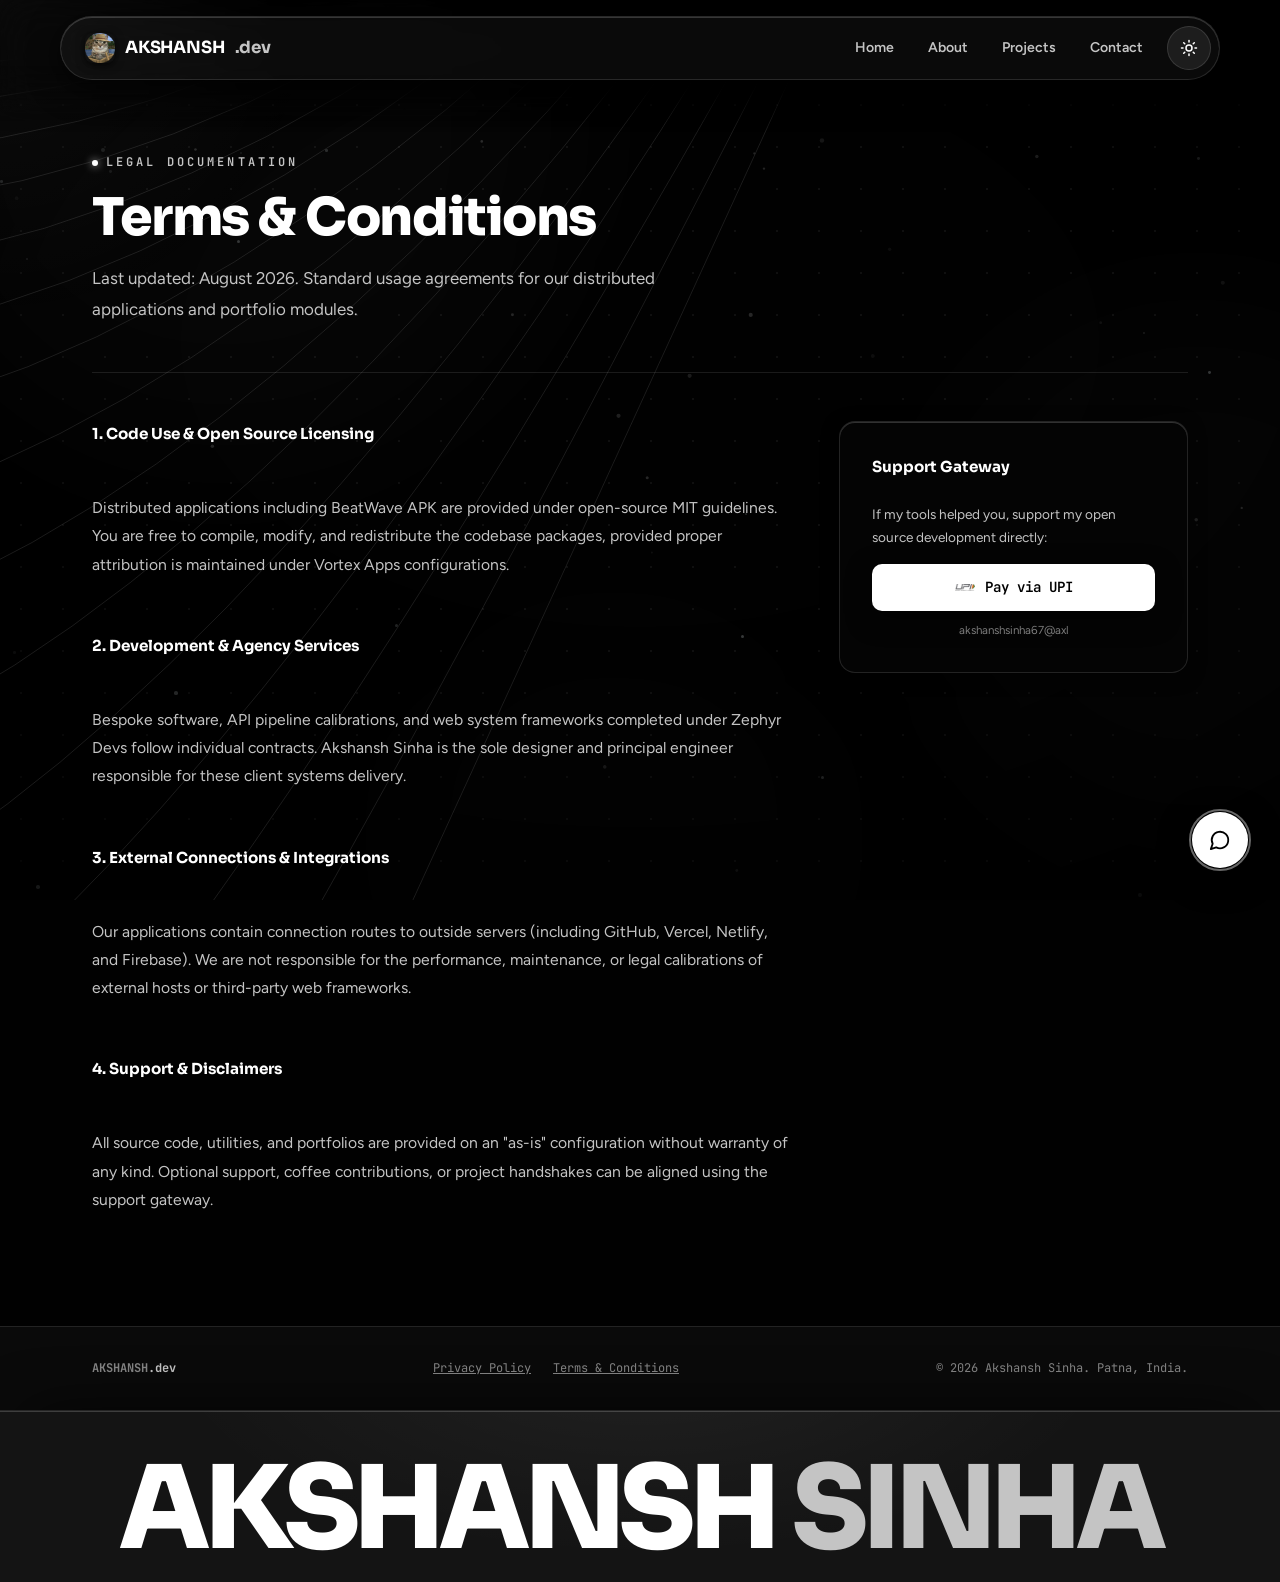
<file: terms.html>
<!DOCTYPE html>
<html lang="en">
<head>
  <meta charset="UTF-8">
  <meta name="viewport" content="width=device-width, initial-scale=1.0">
  <title>Terms &amp; Conditions | Akshansh Sinha - Systems Engineer</title>
  <meta name="description" content="Terms and Conditions of use for Akshansh Sinha's portfolio services and applications.">
  <meta name="keywords" content="terms, conditions, Akshansh Sinha, systems engineer">
  <meta name="author" content="Akshansh Sinha">
  <link rel="icon" type="image/png" href="assets/logo.png">
  <link rel="preconnect" href="https://fonts.googleapis.com">
  <link rel="preconnect" href="https://fonts.gstatic.com" crossorigin>
  <link rel="stylesheet" href="https://fonts.googleapis.com/css2?family=Sora:wght@600;700;800&family=Figtree:wght@400;500;600;700&family=JetBrains+Mono:wght@600&display=swap">
  <link rel="stylesheet" href="style.css">
  <script>try{var t=localStorage.getItem('theme');if(t==='light'){document.documentElement.setAttribute('data-theme','light');document.documentElement.classList.add('theme-light');}}catch(e){}</script>
</head>
<body>

  <div class="preloader" id="preloader">
    <div class="curtain-backdrop" aria-hidden="true">
      <div class="curtain-strip"></div>
      <div class="curtain-strip"></div>
      <div class="curtain-strip"></div>
      <div class="curtain-strip"></div>
      <div class="curtain-strip"></div>
    </div>
    <div class="loader-content">
      <div class="loader-logo-wrap"><img src="assets/logo.png" alt="Akshansh" class="loader-logo"></div>
      <div class="loader-text">AKSHANSH SINHA</div>
      <div class="loader-progress-track"><div class="loader-progress-bar"></div></div>
    </div>
  </div>

  <div class="aurora" aria-hidden="true">
    <div class="aurora-blob aurora-blob-1"></div>
    <div class="aurora-blob aurora-blob-2"></div>
    <div class="aurora-blob aurora-blob-3"></div>
  </div>
  <div class="bg-vignette" aria-hidden="true"></div>
  <canvas id="interaction-lines-canvas" aria-hidden="true"></canvas>
  <div class="progressive-blur-top" aria-hidden="true">
    <div></div><div></div><div></div><div></div><div></div><div></div>
  </div>
  <div class="progressive-blur-bottom" aria-hidden="true"></div>
  <div class="cursor-spotlight" id="cursor-spotlight"></div>
  <div class="cursor-follower" id="cursor-follower"></div>
  <div class="page-transition-overlay" id="page-transition-overlay"></div>
  <div class="scroll-progress-bar" id="scroll-progress-bar"></div>

  <div class="header-wrapper">
    <header class="header-container">
      <a href="index.html" class="nav-brand">
        <img src="assets/logo.png" alt="Akshansh" class="nav-brand-img">
        AKSHANSH<span>.dev</span>
      </a>
      <div class="nav-right-container">
        <nav>
          <ul class="nav-links" id="nav-links">
            <li class="nav-link"><a href="index.html">Home</a></li>
            <li class="nav-link"><a href="about.html">About</a></li>
            <li class="nav-link"><a href="projects.html">Projects</a></li>
            <li class="nav-link"><a href="contact.html">Contact</a></li>
          </ul>
        </nav>
        <button class="theme-toggle-btn" id="theme-toggle-btn">&#9788;</button>
        <button class="nav-toggle" id="nav-toggle">&#9776;</button>
      </div>
    </header>
  </div>

  <main class="container">

    <div class="page-intro reveal">
      <span class="page-label">Legal Documentation</span>
      <h1 class="page-title">Terms &amp; Conditions</h1>
      <p class="page-desc">Last updated: August 2026. Standard usage agreements for our distributed applications and portfolio modules.</p>
    </div>

    <div class="about-layout">
      <div class="about-left reveal">
        <div class="about-text">
          <div class="sidebar-title">1. Code Use &amp; Open Source Licensing</div>
          <p>Distributed applications including BeatWave APK are provided under open-source MIT guidelines. You are free to compile, modify, and redistribute the codebase packages, provided proper attribution is maintained under Vortex Apps configurations.</p>
          
          <div class="sidebar-title" style="margin-top: 30px;">2. Development &amp; Agency Services</div>
          <p>Bespoke software, API pipeline calibrations, and web system frameworks completed under Zephyr Devs follow individual contracts. Akshansh Sinha is the sole designer and principal engineer responsible for these client systems delivery.</p>

          <div class="sidebar-title" style="margin-top: 30px;">3. External Connections &amp; Integrations</div>
          <p>Our applications contain connection routes to outside servers (including GitHub, Vercel, Netlify, and Firebase). We are not responsible for the performance, maintenance, or legal calibrations of external hosts or third-party web frameworks.</p>

          <div class="sidebar-title" style="margin-top: 30px;">4. Support &amp; Disclaimers</div>
          <p>All source code, utilities, and portfolios are provided on an "as-is" configuration without warranty of any kind. Optional support, coffee contributions, or project handshakes can be aligned using the support gateway.</p>
        </div>
      </div>

      <div class="about-sidebar reveal reveal-delay-1">
        <div class="sidebar-box">
          <div class="sidebar-title">Support Gateway</div>
          <p style="font-size: 0.85rem; color: var(--text-muted); margin-bottom: 16px;">If my tools helped you, support my open source development directly:</p>
          <a href="https://support-akshansh.vercel.app" target="_blank" rel="noopener" class="upi-support-btn" style="width: 100%; justify-content: center;">
            <img src="assets/upi.png" alt="UPI">
            Pay via UPI
          </a>
          <p style="font-size: 0.72rem; color: var(--text-dim); text-align: center; margin-top: 10px;">akshanshsinha67@axl</p>
        </div>
      </div>
    </div>

  </main>

  <div class="chat-bubble-wrapper">
    <button class="chat-bubble-trigger" id="chat-bubble-trigger" aria-label="Ask Me Anything">
      <div class="chat-bubble-pulse" aria-hidden="true"></div>
      <span class="chat-bubble-icon" aria-hidden="true"><svg width="22" height="22" viewBox="0 0 24 24" fill="none" stroke="currentColor" stroke-width="2" stroke-linecap="round" stroke-linejoin="round"><path d="M7.9 20A9 9 0 1 0 4 16.1L2 22Z"/></svg></span>
    </button>
    <div class="chat-box-container" id="chat-box-container">
      <div class="chat-header">
        <div class="chat-header-info">
          <img src="assets/logo.png" alt="Akshansh" class="chat-header-avatar">
          <span class="chat-header-title">Ask Me Anything</span>
        </div>
        <button class="chat-close-btn" id="chat-close-btn" aria-label="Close Chat"><svg width="18" height="18" viewBox="0 0 24 24" fill="none" stroke="currentColor" stroke-width="2" stroke-linecap="round" stroke-linejoin="round" aria-hidden="true"><line x1="18" y1="6" x2="6" y2="18"/><line x1="6" y1="6" x2="18" y2="18"/></svg></button>
      </div>
      <div class="chat-body" id="chat-body">
        <div class="chat-msg-typing" id="chat-msg-typing">
          <span class="typing-dot"></span><span class="typing-dot"></span><span class="typing-dot"></span>
        </div>
      </div>
      <div class="chat-footer">
        <input type="text" id="chat-input" class="chat-input" placeholder="Type a message..." aria-label="Chat input">
        <button class="chat-send-btn" id="chat-send-btn" aria-label="Send Message"><svg width="16" height="16" viewBox="0 0 24 24" fill="none" stroke="currentColor" stroke-width="2.2" stroke-linecap="round" stroke-linejoin="round" aria-hidden="true"><path d="m22 2-7 20-4-9-9-4Z"/><path d="M22 2 11 13"/></svg></button>
      </div>
    </div>
  </div>

  <footer>
    <div class="footer-content">
      <div class="footer-brand">AKSHANSH<span>.dev</span></div>
      <div>
        <a href="privacy.html" style="margin-right:15px;text-decoration:underline;">Privacy Policy</a>
        <a href="terms.html" style="text-decoration:underline;">Terms &amp; Conditions</a>
      </div>
      <div>&copy; 2026 Akshansh Sinha. Patna, India.</div>
    </div>
  </footer>

  <div class="footer-statement reveal" aria-hidden="true">
    <span class="footer-statement-name">
      <span class="fsn-layer fsn-base">AKSHANSH <em>SINHA</em></span>
      <span class="fsn-layer fsn-sheen">AKSHANSH <em>SINHA</em></span>
    </span>
  </div>

  <script src="script.js"></script>
</body>
</html>
</file>
<file: style.css>
/* Hallmark · macrostructure: Marquee Hero | genre: modern-minimal | theme: Monochrome Monolith | nav: N5 Floating Pill | footer: Ft5 Statement
 * display: Sora · body: Figtree · mono: JetBrains Mono
 * axes: pure-monochrome black&white / display-sans / stark-white accent | design-system: design.md
 */

@import url("tokens.css");

/* ============ Footer statement wordmark ============
   A monumental etched monochrome wordmark on a frosted glass plate. */
.footer-statement{
  position:relative;z-index:2;overflow:hidden;
  padding-top:var(--space-xl);
  background:var(--glass-strong);
  backdrop-filter:blur(30px);
  -webkit-backdrop-filter:blur(30px);
  box-shadow:
    inset 0 1px 0 var(--glass-highlight),
    0 -1px 0 var(--glass-border),
    0 -24px 60px -30px rgba(0,0,0,0.8);
}
.footer-statement::before{
  content:"";position:absolute;left:50%;top:-40%;width:78%;height:130%;
  transform:translateX(-50%);pointer-events:none;
  background:radial-gradient(ellipse at 50% 0%,rgba(255,255,255,0.06),transparent 68%);
  animation:fsn-glow 11s var(--ease-in-out) infinite;
}
@keyframes fsn-glow{
  0%,100%{opacity:0.4;transform:translateX(-50%) scale(1)}
  50%    {opacity:0.8;transform:translateX(-50%) scale(1.1)}
}
.footer-statement-name{
  position:relative;
  display:grid;justify-items:center;
  font-family:var(--font-display);
  font-weight:800;
  font-size:clamp(1.75rem,9vw,9.5rem);
  line-height:0.86;
  letter-spacing:-0.055em;
  white-space:nowrap;
  text-align:center;
  margin:0;
  padding:0 var(--space-sm) var(--space-md);
  user-select:none;
  color:var(--ink);
}
.fsn-layer{
  grid-area:1 / 1;
  color:var(--ink);
}
.fsn-base{
  color:var(--ink);
}
.fsn-base em{
  font-style:normal;
  color:var(--ink-2);
}
.fsn-sheen{
  display:none;
}

/* Entrance: the plate and wordmark rise from bottom to top */
.footer-statement.reveal{
  opacity:0;
  transform:translateY(48px);
  transition:opacity 0.85s var(--ease-spring), transform 0.85s var(--ease-spring);
}
.footer-statement.visible{
  opacity:1;
  transform:translateY(0);
}
.footer-statement.reveal .footer-statement-name{
  letter-spacing:-0.08em;
  transition:letter-spacing 1.2s var(--ease-spring);
}
.footer-statement.visible .footer-statement-name{
  letter-spacing:-0.055em;
}

:root {
  --bg:         var(--paper);
  --bg-card:    var(--card-bg);
  --bg-card-hover: var(--card-bg-elevated);
  --border:     var(--glass-border);
  --border-muted: var(--glass-border);
  --text:       var(--ink);
  --text-muted: var(--ink-2);
  --text-dim:   var(--ink-3);
  --radius:     var(--radius-card);
  --transition: var(--dur-1) var(--ease-out);
}

*,*::before,*::after{box-sizing:border-box;margin:0;padding:0}
html{scroll-behavior:smooth;font-size:16px;overflow-x:clip;background:var(--paper)}
body{
  background:var(--paper);
  color:var(--ink);
  font-family:var(--font-body);
  line-height:1.65;
  overflow-x:clip;
  -webkit-font-smoothing:antialiased;
  transition:background var(--dur-2) var(--ease-out),color var(--dur-2) var(--ease-out);
}
a{color:inherit;text-decoration:none}
img{display:block;max-width:100%}
ul{list-style:none}
button{cursor:pointer;font-family:inherit;border:none;background:none;color:inherit}
h1,h2,h3,.section-title-lg,.cap-title,.agency-name,.stat-num,.stat-lbl,.hero-stat-num,.preview-modal-header h3{font-family:var(--font-display);font-style:normal;overflow-wrap:anywhere;min-width:0;text-wrap:balance;letter-spacing:var(--tracking-tight)}
p{text-wrap:pretty}
::selection{background:var(--ink);color:var(--paper)}

:focus-visible{outline:2px solid var(--focus);outline-offset:3px;border-radius:4px}

/* ============ Scroll Progress Bar ============ */
.scroll-progress-bar{position:fixed;top:0;left:0;height:3px;width:100%;z-index:10000;pointer-events:none}
.scroll-progress-bar::before{
  content:"";position:absolute;inset:0;
  transform:scaleX(var(--sp, 0));transform-origin:0 50%;
  background:var(--ink);
  box-shadow:0 0 10px rgba(255,255,255,0.4);
  will-change:transform;
}
.scroll-progress-bar::after{
  content:"";position:absolute;top:-3px;left:calc(var(--sp, 0) * 100%);
  width:9px;height:9px;border-radius:50%;
  background:var(--ink);
  box-shadow:0 0 12px rgba(255,255,255,0.8);
  transform:translateX(-50%);
  opacity:min(calc(var(--sp, 0) * 8), 1);
}

/* Scrollbar */
::-webkit-scrollbar{width:10px}
::-webkit-scrollbar-track{background:transparent}
::-webkit-scrollbar-thumb{background:var(--glass-strong);border-radius:var(--radius-pill);border:2px solid var(--paper)}
::-webkit-scrollbar-thumb:hover{background:var(--glass-border-hover)}

/* ============ Subtle Monochrome Ambient Background ============ */
.aurora{position:fixed;inset:0;z-index:0;pointer-events:none;overflow:hidden}
.aurora-blob{position:absolute;border-radius:50%;filter:blur(var(--aurora-blur));will-change:transform}
.aurora-blob-1{width:55vmax;height:55vmax;top:-18vmax;left:-10vmax;background:var(--aurora-1);animation:drift-1 22s var(--ease-in-out) infinite alternate}
.aurora-blob-2{width:45vmax;height:45vmax;top:32%;right:-16vmax;background:var(--aurora-2);animation:drift-2 26s var(--ease-in-out) infinite alternate}
.aurora-blob-3{width:40vmax;height:40vmax;bottom:-15vmax;left:28%;background:var(--aurora-3);animation:drift-3 19s var(--ease-in-out) infinite alternate}
.aurora-blob-4{display:none}
.aurora-blob-5{display:none}
@keyframes drift-1{from{transform:translate(0,0) scale(1)}to{transform:translate(7vmax,5vmax) scale(1.1)}}
@keyframes drift-2{from{transform:translate(0,0) scale(1.05)}to{transform:translate(-6vmax,-4vmax) scale(0.95)}}
@keyframes drift-3{from{transform:translate(0,0) scale(0.95)}to{transform:translate(5vmax,-6vmax) scale(1.08)}}

/* Dot grid */
.aurora::before{content:"";position:absolute;inset:0;background-image:radial-gradient(circle,var(--mesh-dot) 1px,transparent 1px);background-size:42px 42px;animation:mesh-drift 50s linear infinite;mix-blend-mode:overlay;pointer-events:none}
@keyframes mesh-drift{from{background-position:0 0}to{background-position:42px 42px}}

/* Subtle radial vignette */
.bg-vignette{position:fixed;inset:0;z-index:0;pointer-events:none;background:radial-gradient(ellipse 85% 75% at 50% 38%,transparent 42%,var(--vignette) 100%)}

/* Progressive Blur */
.progressive-blur-top{
  position:fixed;top:0;left:0;right:0;
  height:var(--top-blur-h, 132px);
  pointer-events:none;z-index:490;
  transition:height 0.3s var(--ease-out);
}
.progressive-blur-top > div{position:absolute;inset:0;pointer-events:none}
.progressive-blur-top > div:nth-child(1){backdrop-filter:blur(calc(1px * var(--blur-scale, 1)));-webkit-backdrop-filter:blur(calc(1px * var(--blur-scale, 1)));mask-image:linear-gradient(to bottom,black 0%,transparent 22%);-webkit-mask-image:linear-gradient(to bottom,black 0%,transparent 22%)}
.progressive-blur-top > div:nth-child(2){backdrop-filter:blur(calc(3px * var(--blur-scale, 1)));-webkit-backdrop-filter:blur(calc(3px * var(--blur-scale, 1)));mask-image:linear-gradient(to bottom,black 6%,transparent 40%);-webkit-mask-image:linear-gradient(to bottom,black 6%,transparent 40%)}
.progressive-blur-top > div:nth-child(3){backdrop-filter:blur(calc(6px * var(--blur-scale, 1)));-webkit-backdrop-filter:blur(calc(6px * var(--blur-scale, 1)));mask-image:linear-gradient(to bottom,black 16%,transparent 58%);-webkit-mask-image:linear-gradient(to bottom,black 16%,transparent 58%)}
.progressive-blur-top > div:nth-child(4){backdrop-filter:blur(calc(10px * var(--blur-scale, 1)));-webkit-backdrop-filter:blur(calc(10px * var(--blur-scale, 1)));mask-image:linear-gradient(to bottom,black 26%,transparent 76%);-webkit-mask-image:linear-gradient(to bottom,black 26%,transparent 76%)}
.progressive-blur-top > div:nth-child(5){backdrop-filter:blur(calc(15px * var(--blur-scale, 1)));-webkit-backdrop-filter:blur(calc(15px * var(--blur-scale, 1)));mask-image:linear-gradient(to bottom,black 38%,transparent 92%);-webkit-mask-image:linear-gradient(to bottom,black 38%,transparent 92%)}
.progressive-blur-top > div:nth-child(6){backdrop-filter:blur(calc(22px * var(--blur-scale, 1)));-webkit-backdrop-filter:blur(calc(22px * var(--blur-scale, 1)));mask-image:linear-gradient(to bottom,black 50%,transparent 100%);-webkit-mask-image:linear-gradient(to bottom,black 50%,transparent 100%)}
.progressive-blur-top::after{
  content:"";position:absolute;inset:0;pointer-events:none;
  background:linear-gradient(to bottom,rgba(0,0,0,0.6) 0%,transparent 100%);
  opacity:var(--top-scrim, 0);transition:opacity 0.3s var(--ease-out);
}

.progressive-blur-bottom{
  position:fixed;bottom:0;left:0;right:0;height:84px;pointer-events:none;z-index:490;
  backdrop-filter:blur(calc(10px * var(--blur-scale, 1)));
  -webkit-backdrop-filter:blur(calc(10px * var(--blur-scale, 1)));
  mask-image:linear-gradient(to top,black 0%,black 22%,transparent 100%);
  -webkit-mask-image:linear-gradient(to top,black 0%,black 22%,transparent 100%);
  opacity:0;transition:opacity 0.4s var(--ease-out);
}
.progressive-blur-bottom.is-on{opacity:1}
.progressive-blur-bottom::after{
  content:"";position:absolute;inset:0;pointer-events:none;
  background:linear-gradient(to top,rgba(0,0,0,0.6) 0%,transparent 78%);
}

/* Hairline section divider */
.section-shimmer-rule{
  position:relative;width:100%;height:1px;
  margin:var(--space-2xl) 0;pointer-events:none;
  background:var(--rule);
  opacity:0.8;
}

#interaction-lines-canvas{position:fixed;inset:0;width:100%;height:100%;pointer-events:none;z-index:1;opacity:0.75}
.cursor-spotlight{position:fixed;width:700px;height:700px;border-radius:50%;background:radial-gradient(circle,rgba(255,255,255,0.04) 0%,transparent 65%);pointer-events:none;z-index:1;transform:translate(-50%,-50%);transition:opacity 0.3s}
.cursor-follower{display:none}

/* ============ Preloader: Multi-Strip Curtain Reveal ============ */
.preloader{
  position:fixed;inset:0;background:transparent;z-index:9999;
  display:flex;align-items:center;justify-content:center;
  pointer-events:all;
}
.preloader.hidden{
  pointer-events:none;
}
.curtain-backdrop{
  position:absolute;inset:0;display:flex;width:100%;height:100%;z-index:1;
  pointer-events:none;overflow:hidden;
}
.curtain-strip{
  flex:1;height:100%;background:#000000;
  border-right:1px solid rgba(255,255,255,0.08);
  transform:translateY(0);
  transition:transform 0.85s cubic-bezier(0.76, 0, 0.24, 1);
  will-change:transform;
}
.curtain-strip:last-child{border-right:none}
.preloader.hidden .curtain-strip{transform:translateY(-100%)}
.preloader.hidden .curtain-strip:nth-child(1){transition-delay:0.04s}
.preloader.hidden .curtain-strip:nth-child(2){transition-delay:0.12s}
.preloader.hidden .curtain-strip:nth-child(3){transition-delay:0.20s}
.preloader.hidden .curtain-strip:nth-child(4){transition-delay:0.28s}
.preloader.hidden .curtain-strip:nth-child(5){transition-delay:0.36s}

.loader-content{
  position:relative;z-index:2;text-align:center;
  display:flex;flex-direction:column;align-items:center;gap:var(--space-md);
  transition:opacity 0.35s ease, transform 0.35s ease;
}
.preloader.hidden .loader-content{
  opacity:0;
  transform:translateY(-32px);
}
.loader-logo-wrap{position:relative;width:88px;height:88px;display:flex;align-items:center;justify-content:center}
.loader-logo{width:60px;height:60px;object-fit:contain;border-radius:16px;animation:breathe 2s var(--ease-in-out) infinite alternate}
.loader-logo-wrap::before{content:"";position:absolute;inset:0;border-radius:50%;border:2px solid transparent;border-top-color:#ffffff;animation:spin 1.2s linear infinite}
@keyframes breathe{from{transform:scale(0.94)}to{transform:scale(1.03)}}
@keyframes spin{to{transform:rotate(360deg)}}
.loader-text{font-family:var(--font-mono);font-size:var(--text-sm);font-weight:600;letter-spacing:0.35em;color:#ffffff;text-transform:uppercase}
.loader-progress-track{width:160px;height:2px;background:rgba(255,255,255,0.15);border-radius:2px;overflow:hidden;position:relative;margin-top:4px}
.loader-progress-bar{position:absolute;inset:0;background:#ffffff;transform:translateX(-100%);animation:loader-fill 1s cubic-bezier(0.16, 1, 0.3, 1) forwards}
@keyframes loader-fill{to{transform:translateX(0)}}

/* Page Transition */
.page-transition-overlay{position:fixed;inset:0;background:var(--paper);z-index:9998;pointer-events:none;opacity:0;transition:opacity 0.3s var(--ease-out)}
.page-transition-overlay.active{opacity:1;pointer-events:all}

/* ============ Floating glass pill nav (N5) ============ */
.header-wrapper{position:fixed;top:var(--space-sm);left:0;right:0;z-index:500;padding:0 clamp(var(--space-sm),4vw,var(--space-lg));transition:transform var(--dur-2) var(--ease-out)}
.header-container{
  max-width:var(--max-w);margin:0 auto;height:64px;
  display:flex;align-items:center;justify-content:space-between;
  padding:0 var(--space-2xs) 0 var(--space-md);
  background:var(--glass);backdrop-filter:blur(var(--blur));
  -webkit-backdrop-filter:blur(var(--blur));
  border:1px solid var(--glass-border);
  border-radius:var(--radius-pill);
  box-shadow:0 8px 32px var(--shadow-deep),inset 0 1px 0 var(--glass-highlight);
  transition:background var(--dur-2) var(--ease-out),border-color var(--dur-2) var(--ease-out),box-shadow var(--dur-2) var(--ease-out);
}
.header-wrapper.scrolled .header-container{background:rgba(10,10,10,0.85);border-color:var(--glass-border-hover);box-shadow:0 16px 44px var(--shadow-deep),inset 0 1px 0 var(--glass-highlight)}
body.light-theme .header-container{box-shadow:0 8px 32px var(--shadow-light),inset 0 1px 0 var(--glass-highlight)}
body.light-theme .header-wrapper.scrolled .header-container{background:rgba(255,255,255,0.92);box-shadow:0 16px 44px var(--shadow-light),inset 0 1px 0 var(--glass-highlight)}

.nav-brand{display:flex;align-items:center;gap:10px;font-family:var(--font-display);font-size:1.05rem;font-weight:700;letter-spacing:-0.01em;color:var(--ink)}
.nav-brand-img{width:30px;height:30px;object-fit:contain;border-radius:8px;box-shadow:0 2px 8px var(--shadow-deep)}
.nav-brand span{color:var(--ink-2)}
.nav-right-container{display:flex;align-items:center;gap:var(--space-2xs)}
.nav-links{display:flex;align-items:center;gap:2px}
.nav-link a{display:inline-block;white-space:nowrap;font-size:var(--text-sm);font-weight:600;color:var(--ink-2);padding:8px 16px;border-radius:var(--radius-pill);transition:color var(--dur-1) var(--ease-out),background var(--dur-1) var(--ease-out)}
.nav-link a:hover{color:var(--ink);background:var(--glass-strong)}
.nav-link.active a{color:var(--ink);background:var(--glass-strong);box-shadow:inset 0 0 0 1px var(--glass-border)}
.theme-toggle-btn,.nav-toggle{width:44px;height:44px;flex-shrink:0;border-radius:var(--radius-pill);background:var(--glass-strong);border:1px solid var(--glass-border);color:var(--ink);font-size:1rem;display:flex;align-items:center;justify-content:center;cursor:pointer;transition:transform var(--dur-1) var(--ease-out),border-color var(--dur-1) var(--ease-out)}
.theme-toggle-btn svg,.nav-toggle svg{display:block}
.theme-toggle-btn:hover,.nav-toggle:hover{transform:translateY(-2px);border-color:var(--glass-border-hover)}
.theme-toggle-btn:active,.nav-toggle:active{transform:translateY(0)}
.nav-toggle{display:none}

/* ============ Layout ============ */
.container{max-width:var(--max-w);margin:0 auto;padding:calc(var(--nav-h) + var(--space-2xl)) clamp(var(--space-sm),5vw,var(--space-lg)) var(--space-3xl);position:relative;z-index:2}

/* ============ Loading From Bottom To Top: Cascade Engine ============ */
@keyframes load-from-bottom {
  0% {
    opacity: 0;
    transform: translateY(48px);
  }
  100% {
    opacity: 1;
    transform: translateY(0);
  }
}

.enter-bottom {
  opacity: 0;
  transform: translateY(48px);
  animation: load-from-bottom 0.85s cubic-bezier(0.16, 1, 0.3, 1) forwards;
  animation-delay: calc(var(--order, 1) * 110ms + 60ms);
}

/* Scroll Reveal Engine: Animate elements from bottom to top on scroll */
.reveal, .reveal-up, .reveal-blur, .reveal-scale, .reveal-left {
  opacity: 0;
  transform: translateY(48px);
  will-change: opacity, transform;
  transition: opacity 0.8s cubic-bezier(0.16, 1, 0.3, 1), transform 0.8s cubic-bezier(0.16, 1, 0.3, 1);
}
.reveal.visible, .reveal-up.visible, .reveal-blur.visible, .reveal-scale.visible, .reveal-left.visible {
  opacity: 1;
  transform: translateY(0);
  filter: none;
}

/* Stagger Groups: animate children from bottom to top one by one */
.stagger-group > * {
  opacity: 0;
  transform: translateY(44px);
  will-change: opacity, transform;
  transition: opacity 0.75s cubic-bezier(0.16, 1, 0.3, 1), transform 0.75s cubic-bezier(0.16, 1, 0.3, 1);
}
.stagger-group.visible > * {
  opacity: 1;
  transform: translateY(0);
}
.stagger-group.visible > *:nth-child(1) { transition-delay: 50ms; }
.stagger-group.visible > *:nth-child(2) { transition-delay: 130ms; }
.stagger-group.visible > *:nth-child(3) { transition-delay: 210ms; }
.stagger-group.visible > *:nth-child(4) { transition-delay: 290ms; }
.stagger-group.visible > *:nth-child(5) { transition-delay: 370ms; }
.stagger-group.visible > *:nth-child(6) { transition-delay: 450ms; }
.stagger-group.visible > *:nth-child(7) { transition-delay: 530ms; }
.stagger-group.visible > *:nth-child(8) { transition-delay: 610ms; }

/* ============ Solid Obsidian / Monochrome Cards ============ */
.agency-card,.cap-card,.stat-card,.project-card,.sidebar-box,.contact-card-item,.contact-cta-strip{
  background:var(--card-bg);
  border:1px solid var(--glass-border);
  border-radius:var(--radius-card);
  box-shadow:0 4px 20px -4px var(--shadow-deep),inset 0 1px 0 var(--glass-highlight);
  position:relative;
  overflow:hidden;
  transform-style:preserve-3d;
  transition:transform 0.45s cubic-bezier(0.16, 1, 0.3, 1),border-color var(--dur-2) var(--ease-out),box-shadow 0.45s cubic-bezier(0.16, 1, 0.3, 1);
  will-change:transform;
}
.agency-card::before,.cap-card::before,.stat-card::before,.project-card::before,.contact-card-item::before{
  content:"";
  position:absolute;
  inset:0;
  border-radius:inherit;
  background:radial-gradient(420px circle at var(--mouse-x,50%) var(--mouse-y,50%),rgba(255,255,255,0.05),transparent 70%);
  opacity:0;
  transition:opacity 0.35s var(--ease-out);
  pointer-events:none;
  z-index:0;
}
.agency-card::after,.cap-card::after,.stat-card::after,.project-card::after,.contact-card-item::after{
  content:"";
  position:absolute;
  inset:-1px;
  border-radius:inherit;
  padding:1px;
  background:radial-gradient(320px circle at var(--mouse-x,50%) var(--mouse-y,50%),rgba(255,255,255,0.3),transparent 65%);
  -webkit-mask:linear-gradient(#fff 0 0) content-box,linear-gradient(#fff 0 0);
  mask:linear-gradient(#fff 0 0) content-box,linear-gradient(#fff 0 0);
  -webkit-mask-composite:xor;
  mask-composite:exclude;
  opacity:0;
  transition:opacity 0.35s var(--ease-out);
  pointer-events:none;
  z-index:1;
}
.agency-card:hover::before,.cap-card:hover::before,.stat-card:hover::before,.project-card:hover::before,.contact-card-item:hover::before,
.agency-card:hover::after,.cap-card:hover::after,.stat-card:hover::after,.project-card:hover::after,.contact-card-item:hover::after{
  opacity:1;
}
.agency-card > *,.cap-card > *,.stat-card > *,.project-card > *,.contact-card-item > *{
  position:relative;
  z-index:2;
}
.agency-card:hover,.cap-card:hover,.project-card:hover,.contact-card-item:hover{
  transform:translateY(-4px);
  border-color:var(--glass-border-hover);
  box-shadow:0 14px 40px -6px rgba(0,0,0,0.8),inset 0 1px 0 var(--glass-highlight);
}

.card-beam{position:absolute;inset:0;border-radius:inherit;overflow:hidden;pointer-events:none;z-index:1;opacity:0;transition:opacity 0.4s var(--ease-out)}
.card-beam::after{content:"";position:absolute;width:240%;height:240%;top:-70%;left:-70%;background:conic-gradient(from 0deg,transparent 0deg,transparent 310deg,rgba(255,255,255,0.7) 345deg,transparent 360deg);animation:beam-spin 6s linear infinite}
.card-beam::before{content:"";position:absolute;inset:1px;border-radius:calc(var(--radius-card) - 1px);background:var(--card-bg);z-index:1}
.project-card:hover .card-beam,.agency-card:hover .card-beam{opacity:1}
@keyframes beam-spin{to{transform:rotate(360deg)}}

.card-scanline{position:absolute;left:0;right:0;height:1px;background:linear-gradient(90deg,transparent 0%,rgba(255,255,255,0.8) 50%,transparent 100%);box-shadow:0 0 12px rgba(255,255,255,0.8);opacity:0;pointer-events:none;z-index:2;top:-10px}
.project-card:hover .card-scanline,.agency-card:hover .card-scanline{opacity:0.9;animation:scanline-sweep 2s cubic-bezier(0.16,1,0.3,1) infinite}
@keyframes scanline-sweep{0%{top:-4px;opacity:0}15%{opacity:1}85%{opacity:0.9}100%{top:100%;opacity:0}}

/* ============ Hero ============ */
.hero-layout{display:grid;grid-template-columns:minmax(0,1.2fr) minmax(0,0.8fr);gap:var(--space-2xl);align-items:center;min-height:calc(100vh - var(--nav-h) - 180px);padding:var(--space-2xl) 0 var(--space-2xl)}
.hero-hud{display:inline-flex;align-items:center;gap:10px;margin-bottom:var(--space-sm);font-family:var(--font-mono);font-size:0.68rem;letter-spacing:var(--tracking-widest);color:var(--ink-3);text-transform:uppercase;font-weight:600}
.hero-hud-dot{width:6px;height:6px;border-radius:50%;background:var(--ink);box-shadow:0 0 8px rgba(255,255,255,0.8);animation:pulse-dot 1.4s var(--ease-in-out) infinite;flex-shrink:0}
.hero-hud-sep{color:var(--rule);opacity:0.6}
.hero-hud-val{color:var(--ink-2);font-weight:700}

.hero-badge{display:inline-flex;align-items:center;gap:8px;background:var(--card-bg);border:1px solid var(--glass-border);border-radius:var(--radius-pill);padding:8px 16px;font-family:var(--font-mono);font-size:var(--text-xs);font-weight:600;letter-spacing:var(--tracking-wider);color:var(--ink);margin-bottom:var(--space-lg);text-transform:uppercase}
.hero-badge-dot{width:8px;height:8px;border-radius:50%;background:var(--ink);box-shadow:0 0 10px rgba(255,255,255,0.8);animation:pulse-dot 1.8s var(--ease-in-out) infinite;position:relative}
.hero-badge-dot::after{content:"";position:absolute;inset:-4px;border-radius:50%;border:1.5px solid rgba(255,255,255,0.6);animation:radar-ping 2.2s cubic-bezier(0,0,0.2,1) infinite}
@keyframes pulse-dot{0%,100%{opacity:1;transform:scale(1)}50%{opacity:0.4;transform:scale(0.82)}}
@keyframes radar-ping{0%{transform:scale(0.8);opacity:1}100%{transform:scale(3.2);opacity:0}}

.hero-title{font-size:var(--text-display);font-weight:800;line-height:var(--leading-none);letter-spacing:var(--tracking-tighter);margin-bottom:var(--space-md);text-wrap:balance;color:var(--ink)}

/* Hero Word Stagger Animation (Bottom to Top) */
.hero-word{display:inline-block;opacity:0;transform:translateY(40px);animation:hero-word-in 0.85s cubic-bezier(0.16, 1, 0.3, 1) forwards}
@keyframes hero-word-in{to{opacity:1;transform:translateY(0)}}
.hero-word:nth-of-type(1){animation-delay:0.18s}
.hero-word:nth-of-type(2){animation-delay:0.28s}
.hero-word:nth-of-type(3){animation-delay:0.38s}
.hero-word:nth-of-type(4){animation-delay:0.48s}
.hero-word:nth-of-type(5){animation-delay:0.58s}

/* Monochrome High-Contrast Title Emphasis */
.grad,.mono-highlight{
  color:var(--ink);
  display:inline-block;
  text-shadow:0 0 28px rgba(255,255,255,0.35);
  background:none !important;
  -webkit-text-fill-color:currentColor !important;
}

.hero-desc{font-size:1.08rem;color:var(--ink-2);max-width:540px;line-height:var(--leading-relaxed);margin-bottom:var(--space-lg);text-wrap:pretty}
.btn-group{display:flex;gap:var(--space-sm);flex-wrap:wrap}

.btn{position:relative;overflow:hidden;display:inline-flex;align-items:center;gap:8px;padding:12px 28px;border-radius:var(--radius-btn);font-size:0.92rem;font-weight:700;white-space:nowrap;min-height:44px;transition:transform var(--dur-1) var(--ease-out),box-shadow var(--dur-1) var(--ease-out),border-color var(--dur-1) var(--ease-out),background var(--dur-1) var(--ease-out);text-decoration:none}
.btn::before{content:"";position:absolute;top:0;left:-100%;width:60%;height:100%;background:linear-gradient(90deg,transparent,rgba(255,255,255,0.2),transparent);transform:skewX(-25deg);transition:left 0.75s ease;pointer-events:none}
.btn:hover::before{left:160%}

.btn-primary{background:#ffffff;color:#000000;box-shadow:0 4px 20px rgba(255,255,255,0.25)}
.btn-primary:hover{transform:translateY(-2px);box-shadow:0 12px 36px rgba(255,255,255,0.4)}
.btn-primary:active{transform:translateY(0)}
.btn:disabled,.btn:disabled:hover{opacity:0.55;cursor:not-allowed;transform:none}

.btn-secondary{background:var(--card-bg);border:1px solid var(--glass-border);color:var(--ink)}
.btn-secondary:hover{transform:translateY(-2px);border-color:var(--glass-border-hover);background:var(--card-bg-elevated);box-shadow:0 8px 28px rgba(0,0,0,0.5)}
.btn-secondary:active{transform:translateY(0)}

/* Light mode primary button inversion */
body.light-theme .btn-primary{background:#000000;color:#ffffff;box-shadow:0 4px 20px rgba(0,0,0,0.25)}
body.light-theme .btn-primary:hover{box-shadow:0 12px 36px rgba(0,0,0,0.35)}

.hero-scroll-cue{display:inline-flex;align-items:center;gap:12px;margin-top:var(--space-2xl);font-family:var(--font-mono);font-size:var(--text-xs);color:var(--ink-3);letter-spacing:var(--tracking-wider);text-transform:uppercase;font-weight:600;opacity:0.85;transition:opacity var(--dur-1) var(--ease-out),color var(--dur-1) var(--ease-out);text-decoration:none}
.hero-scroll-cue:hover{opacity:1;color:var(--ink)}
.hero-scroll-mouse{width:20px;height:32px;border-radius:10px;border:1.5px solid var(--glass-border-hover);position:relative;display:flex;justify-content:center;background:var(--glass)}
.hero-scroll-dot{width:3px;height:6px;border-radius:3px;background:var(--ink);position:absolute;top:6px;animation:scroll-dot-slide 2s var(--ease-in-out) infinite}
@keyframes scroll-dot-slide{0%{opacity:0;transform:translateY(0)}30%{opacity:1}70%{opacity:0.8;transform:translateY(12px)}100%{opacity:0;transform:translateY(14px)}}

/* Hero orb visual */
.hero-right{display:flex;align-items:center;justify-content:center;perspective:900px}
.orb{position:relative;width:min(300px,64vw);aspect-ratio:1;display:flex;align-items:center;justify-content:center;transform-style:preserve-3d;will-change:transform;animation:float 7s var(--ease-in-out) infinite alternate}
@keyframes float{from{transform:translateY(-8px)}to{transform:translateY(10px)}}
.orb-ring{position:absolute;inset:0;border-radius:50%;border:2px solid var(--ink);opacity:0.7;animation:spin 16s linear infinite,breathe 5s var(--ease-in-out) infinite alternate}
.orb-ring-2{position:absolute;inset:-12px;border-radius:50%;border:1.5px dashed rgba(255,255,255,0.3);opacity:0.6;animation:spin-reverse 24s linear infinite;pointer-events:none}
@keyframes spin-reverse{to{transform:rotate(-360deg)}}
.orb::before{content:"";position:absolute;inset:0;border-radius:50%;background:var(--glass-strong);backdrop-filter:blur(6px);-webkit-backdrop-filter:blur(6px);border:1px solid var(--glass-border);box-shadow:inset 0 1px 0 var(--glass-highlight),0 24px 64px rgba(0,0,0,0.8)}
.orb img{position:relative;width:52%;height:52%;object-fit:contain;border-radius:24%;filter:drop-shadow(0 12px 32px var(--shadow-deep))}
body.light-theme .orb img{filter:drop-shadow(0 12px 32px var(--shadow-light))}

.hero-stats{display:flex;gap:var(--space-sm);margin-top:var(--space-xl);flex-wrap:wrap}
.hero-stat-item{background:var(--glass);backdrop-filter:blur(var(--blur));-webkit-backdrop-filter:blur(var(--blur));border:1px solid var(--glass-border);border-radius:var(--radius-input);padding:var(--space-2xs) var(--space-sm)}
.hero-stat-num{font-size:1.75rem;font-weight:700;color:var(--ink);display:block;line-height:1.2;letter-spacing:var(--tracking-tight);font-variant-numeric:tabular-nums lining-nums;font-feature-settings:"tnum" 1,"lnum" 1}
.hero-stat-lbl{font-family:var(--font-mono);font-size:var(--text-xs);color:var(--ink-3);text-transform:uppercase;letter-spacing:var(--tracking-wide);font-weight:600}

/* ============ Marquee ============ */
.marquee-section{border-top:1px solid var(--rule);border-bottom:1px solid var(--rule);padding:var(--space-sm) 0;overflow:hidden;position:relative;z-index:2;margin-bottom:var(--space-3xl);background:var(--glass);backdrop-filter:blur(var(--blur));-webkit-backdrop-filter:blur(var(--blur));-webkit-mask-image:linear-gradient(90deg,transparent,#000 12%,#000 88%,transparent);mask-image:linear-gradient(90deg,transparent,#000 12%,#000 88%,transparent)}
.marquee-track{display:flex;gap:var(--space-xl);animation:marquee 26s linear infinite;white-space:nowrap;width:max-content}
.marquee-section:hover .marquee-track,.marquee-section:focus-within .marquee-track{animation-play-state:paused}
.marquee-item{display:inline-flex;align-items:center;gap:12px;font-family:var(--font-mono);font-size:0.82rem;font-weight:600;color:var(--ink-2);letter-spacing:var(--tracking-wide);padding:4px 12px;border-radius:var(--radius-pill);transition:color var(--dur-1) var(--ease-out),background var(--dur-1) var(--ease-out),transform var(--dur-1) var(--ease-out)}
.marquee-item:hover{color:var(--ink);background:var(--glass-strong);box-shadow:inset 0 0 0 1px var(--glass-border-hover);transform:scale(1.05)}
.marquee-dot{width:5px;height:5px;border-radius:50%;background:var(--ink);flex-shrink:0;box-shadow:0 0 6px rgba(255,255,255,0.6)}
@keyframes marquee{from{transform:translateX(0)}to{transform:translateX(-50%)}}

/* ============ Section Headings ============ */
.section-label{font-family:var(--font-mono);font-size:var(--text-xs);font-weight:600;text-transform:uppercase;letter-spacing:var(--tracking-widest);color:var(--ink-2);margin-bottom:var(--space-sm);display:inline-flex;align-items:center;gap:8px}
.section-label::before{content:"";width:6px;height:6px;border-radius:50%;background:var(--ink);box-shadow:0 0 8px rgba(255,255,255,0.8);flex-shrink:0}
.section-title-lg{font-size:var(--text-display-s);font-weight:700;line-height:var(--leading-tight);letter-spacing:var(--tracking-tight);color:var(--ink);margin-bottom:var(--space-xl);text-wrap:balance}
.section-head-row{display:flex;align-items:flex-end;justify-content:space-between;margin-bottom:var(--space-lg);gap:var(--space-md)}
.section-head-row .section-title-lg{margin-bottom:0}
.view-all-link{font-family:var(--font-mono);font-size:var(--text-sm);font-weight:600;color:var(--ink-2);display:inline-flex;align-items:center;gap:6px;white-space:nowrap;transition:color var(--dur-1) var(--ease-out),transform var(--dur-1) var(--ease-out)}
.view-all-link:hover{color:var(--ink);transform:translateX(3px)}

/* ============ Agencies ============ */
.agencies-grid{display:grid;grid-template-columns:repeat(2,minmax(0,1fr));gap:var(--space-md);margin-bottom:var(--space-3xl)}
.agency-card{padding:var(--space-lg);display:flex;align-items:center;justify-content:space-between;gap:var(--space-md);cursor:pointer}
.agency-logo-row{display:flex;align-items:center;gap:12px;margin-bottom:var(--space-sm)}
.agency-logo-img{width:44px;height:44px;border-radius:12px;object-fit:contain;box-shadow:0 4px 14px var(--shadow-deep)}
.agency-tag{font-family:var(--font-mono);font-size:var(--text-xs);font-weight:500;letter-spacing:var(--tracking-wide);color:var(--ink-3);display:block;margin-bottom:4px}
.agency-name{font-size:1.35rem;font-weight:700;color:var(--ink);display:block;letter-spacing:var(--tracking-tight)}
.agency-arrow{width:44px;height:44px;flex-shrink:0;display:flex;align-items:center;justify-content:center;border-radius:50%;border:1px solid var(--glass-border);background:var(--glass-strong);font-size:1.1rem;color:var(--ink);transition:transform var(--dur-2) var(--ease-out),color var(--dur-2) var(--ease-out),border-color var(--dur-2) var(--ease-out)}
.agency-card:hover .agency-arrow{transform:translate(3px,-3px);color:var(--ink);border-color:var(--glass-border-hover)}

/* ============ Capabilities ============ */
.caps-grid{display:grid;grid-template-columns:minmax(0,1fr);gap:var(--space-md);margin-bottom:var(--space-3xl)}
.cap-card{padding:var(--space-md) var(--space-lg);display:grid;grid-template-columns:48px minmax(0,0.8fr) minmax(0,1.6fr);gap:var(--space-md);align-items:center}
.cap-icon{width:48px;height:48px;display:flex;align-items:center;justify-content:center;border-radius:14px;background:var(--glass-strong);border:1px solid var(--glass-border);color:var(--ink)}
.cap-title{font-size:1.1rem;font-weight:700;color:var(--ink)}
.cap-desc{font-size:0.9rem;color:var(--ink-2);line-height:1.7}

/* ============ Stats ============ */
.stats-grid{display:grid;grid-template-columns:repeat(auto-fit,minmax(min(180px,100%),1fr));gap:var(--space-md);margin-bottom:var(--space-3xl)}
.stat-card{padding:var(--space-lg) var(--space-md);text-align:center}
.stat-num{font-size:clamp(2.3rem,4.5vw,3.1rem);font-weight:800;color:var(--ink);line-height:1.08;margin-bottom:var(--space-2xs);display:block;letter-spacing:var(--tracking-tight);font-variant-numeric:tabular-nums lining-nums;font-feature-settings:"tnum" 1,"lnum" 1;transition:text-shadow var(--dur-2) var(--ease-out)}
.stat-card:hover .stat-num{text-shadow:0 0 32px rgba(255,255,255,0.4)}
.stat-lbl{font-family:var(--font-mono);font-size:var(--text-xs);text-transform:uppercase;letter-spacing:var(--tracking-wide);color:var(--ink-3);font-weight:600}

/* ============ Project Cards ============ */
.featured-grid,.projects-grid{display:grid;grid-template-columns:repeat(auto-fill,minmax(min(330px,100%),1fr));gap:var(--space-md)}
.project-card{padding:var(--space-lg);display:flex;flex-direction:column;gap:var(--space-sm)}
.project-card-header{display:flex;align-items:center;justify-content:space-between;gap:var(--space-2xs)}
.project-mini-logo{width:46px;height:46px;border-radius:12px;object-fit:cover;box-shadow:0 4px 14px var(--shadow-deep)}
.badge-row{display:flex;align-items:center;gap:10px;min-width:0}
.agency-badge{font-family:var(--font-mono);font-size:var(--text-xs);font-weight:600;letter-spacing:0.04em;padding:4px 12px;border-radius:var(--radius-pill);white-space:nowrap;color:var(--ink);background:rgba(255,255,255,0.06);border:1px solid var(--glass-border)}
body.light-theme .agency-badge{background:rgba(0,0,0,0.05);color:var(--ink)}

.status-badge{display:inline-flex;align-items:center;gap:6px;font-family:var(--font-mono);font-size:var(--text-xs);font-weight:600;letter-spacing:0.04em;padding:4px 12px;border-radius:var(--radius-pill);color:var(--ink);background:rgba(255,255,255,0.06);border:1px solid var(--glass-border);white-space:nowrap}
.status-badge::before{content:"";width:6px;height:6px;border-radius:50%;background:var(--ink);box-shadow:0 0 6px rgba(255,255,255,0.8);animation:pulse-dot 1.8s var(--ease-in-out) infinite}
body.light-theme .status-badge{background:rgba(0,0,0,0.05)}

.project-title{font-size:1.3rem;font-weight:700;color:var(--ink);cursor:pointer;transition:color var(--dur-1) var(--ease-out)}
.project-title:hover{color:var(--ink)}
.project-desc{font-size:0.9rem;color:var(--ink-2);line-height:1.7}
.project-card-footer{display:flex;flex-direction:column;gap:var(--space-sm);margin-top:auto;padding-top:var(--space-sm);border-top:1px solid var(--rule)}
.project-tech-list{display:flex;flex-wrap:wrap;gap:6px}
.project-tech-item{font-family:var(--font-mono);font-size:var(--text-xs);font-weight:500;letter-spacing:0.03em;padding:4px 12px;border-radius:var(--radius-pill);border:1px solid var(--glass-border);color:var(--ink-2)}
.project-btn-link{font-family:var(--font-mono);font-size:var(--text-sm);font-weight:600;color:var(--ink);white-space:nowrap;display:inline-flex;align-items:center;gap:6px;transition:color var(--dur-1) var(--ease-out)}
.project-btn-link:hover{color:var(--ink-2)}

/* BeatWave download */
.beatwave-download-container{display:flex;flex-direction:column;gap:var(--space-2xs);padding-top:var(--space-2xs)}
.beatwave-download-btn-group{display:flex;gap:var(--space-2xs)}
.btn-download-action{display:inline-flex;align-items:center;gap:6px;padding:8px 20px;border-radius:var(--radius-btn);font-family:var(--font-mono);font-size:var(--text-sm);font-weight:600;white-space:nowrap;color:var(--ink);background:var(--glass-strong);border:1px solid var(--glass-border);min-height:44px;transition:transform var(--dur-1) var(--ease-out),box-shadow var(--dur-1) var(--ease-out),background var(--dur-1) var(--ease-out)}
.btn-download-action:hover{transform:translateY(-2px);background:var(--ink);color:var(--accent-ink);border-color:var(--ink);box-shadow:0 8px 24px rgba(255,255,255,0.2)}
.live-download-ticker{display:flex;align-items:center;gap:8px;font-family:var(--font-mono);font-size:var(--text-sm);font-weight:600;color:var(--ink-2)}
.live-download-ticker.large-counter{font-size:0.95rem;color:var(--ink)}
.live-download-pulse{width:8px;height:8px;border-radius:50%;background:var(--ink);box-shadow:0 0 10px rgba(255,255,255,0.8);animation:pulse-dot 1.4s var(--ease-in-out) infinite;flex-shrink:0}

/* UPI support button */
.upi-support-btn{display:inline-flex;align-items:center;gap:10px;padding:12px 24px;border-radius:var(--radius-btn);color:var(--accent-ink);font-family:var(--font-mono);font-size:var(--text-sm);font-weight:600;white-space:nowrap;background:var(--ink);min-height:44px;box-shadow:0 8px 24px rgba(0,0,0,0.5);transition:transform var(--dur-1) var(--ease-out),box-shadow var(--dur-1) var(--ease-out)}
.upi-support-btn:hover{transform:translateY(-2px);box-shadow:0 12px 32px rgba(255,255,255,0.2)}
.upi-support-btn img{width:20px;height:20px;object-fit:contain;border-radius:4px}

/* Contact CTA Strip */
.contact-cta-strip{padding:clamp(var(--space-xl),8vw,var(--space-3xl)) var(--space-lg);text-align:center;margin-top:var(--space-3xl);margin-bottom:var(--space-3xl);position:relative;overflow:hidden}
.contact-cta-strip::before{content:"";position:absolute;top:-40%;left:50%;transform:translateX(-50%);width:70%;height:80%;background:radial-gradient(ellipse,rgba(255,255,255,0.06),transparent 70%);pointer-events:none}
.contact-cta-strip .section-title-lg{margin-bottom:var(--space-sm);position:relative}
.contact-cta-strip .section-label{position:relative}
.contact-cta-strip p{color:var(--ink-2);max-width:480px;margin:0 auto var(--space-lg);font-size:0.95rem;position:relative}
.contact-cta-strip > div:last-child{position:relative}

/* Contact layout */
.contact-layout{display:grid;grid-template-columns:repeat(2,minmax(0,1fr));gap:var(--space-xl);margin-top:var(--space-lg)}
.contact-details{display:flex;flex-direction:column;gap:var(--space-sm);margin-top:var(--space-lg)}
.contact-card-item{display:flex;align-items:center;gap:var(--space-md);padding:var(--space-sm) var(--space-md)}
.contact-icon-box{width:44px;height:44px;border-radius:12px;display:flex;align-items:center;justify-content:center;font-size:1.1rem;flex-shrink:0;background:var(--glass-strong);border:1px solid var(--glass-border);color:var(--ink)}
.contact-info-lbl{font-family:var(--font-mono);font-size:var(--text-xs);font-weight:600;text-transform:uppercase;letter-spacing:0.1em;color:var(--ink-3);display:block;margin-bottom:2px}
.contact-info-val{font-size:0.92rem;font-weight:600;color:var(--ink);overflow-wrap:anywhere}
a.contact-info-val:hover{color:var(--ink-2)}
.highlight-text{font-family:var(--font-display);font-size:1.15rem;font-weight:700;color:var(--ink);line-height:1.45;margin-bottom:var(--space-2xs)}

/* Contact Form */
.contact-form{display:flex;flex-direction:column;gap:var(--space-md);background:var(--card-bg);border:1px solid var(--glass-border);border-radius:var(--radius-card);padding:var(--space-lg);box-shadow:0 4px 20px -4px var(--shadow-deep),inset 0 1px 0 var(--glass-highlight)}
.form-group{display:flex;flex-direction:column;gap:var(--space-2xs);min-height:0}
.form-lbl{font-family:var(--font-mono);font-size:var(--text-xs);font-weight:600;text-transform:uppercase;letter-spacing:0.1em;color:var(--ink-3)}
.form-input,.form-textarea{background:var(--paper-2);border:1px solid var(--glass-border);border-radius:var(--radius-input);padding:12px 16px;color:var(--ink);font-size:0.92rem;font-family:var(--font-body);outline:none;width:100%}
.form-input:focus,.form-textarea:focus{border-color:var(--ink);box-shadow:0 0 0 2px rgba(255,255,255,0.2)}
.form-input::placeholder,.form-textarea::placeholder{color:var(--ink-3)}
.form-textarea{min-height:140px;resize:vertical}

/* Page Intro */
.page-intro{padding-bottom:var(--space-xl);margin-bottom:var(--space-xl);border-bottom:1px solid var(--rule)}
.page-label{font-family:var(--font-mono);font-size:var(--text-xs);font-weight:600;text-transform:uppercase;letter-spacing:var(--tracking-widest);color:var(--ink-2);margin-bottom:var(--space-sm);display:inline-flex;align-items:center;gap:8px}
.page-label::before{content:"";width:6px;height:6px;border-radius:50%;background:var(--ink);box-shadow:0 0 8px rgba(255,255,255,0.8);flex-shrink:0}
.page-title{font-size:var(--text-display-s);font-weight:800;line-height:var(--leading-tight);letter-spacing:var(--tracking-tight);color:var(--ink);margin-bottom:var(--space-sm);text-wrap:balance}
.page-desc{font-size:1.06rem;color:var(--ink-2);max-width:640px;line-height:var(--leading-relaxed);text-wrap:pretty}

/* About Layout */
.about-layout{display:grid;grid-template-columns:minmax(0,2fr) minmax(0,1fr);gap:var(--space-xl)}
.about-text{display:flex;flex-direction:column;gap:var(--space-md)}
.about-text p{font-size:0.98rem;color:var(--ink-2);line-height:1.8;text-wrap:pretty}
.about-text blockquote{font-size:1.08rem;line-height:1.65;color:var(--ink);border-left:2px solid var(--ink);padding-left:var(--space-md);margin-bottom:var(--space-xs);font-weight:500;text-wrap:balance}
.about-sidebar{display:flex;flex-direction:column;gap:var(--space-md)}
.sidebar-box{padding:var(--space-lg)}
.sidebar-title{font-family:var(--font-display);font-size:0.95rem;font-weight:700;color:var(--ink);margin-bottom:var(--space-md);overflow-wrap:anywhere;min-width:0}
.sidebar-list{display:flex;flex-direction:column;gap:var(--space-xs)}
.sidebar-item{display:flex;justify-content:space-between;align-items:center;gap:var(--space-2xs)}
.sidebar-item-lbl{font-family:var(--font-mono);font-size:var(--text-xs);color:var(--ink-3)}
.sidebar-item-val{font-size:var(--text-sm);font-weight:700;color:var(--ink);text-align:right}
.social-links-vertical{display:flex;flex-direction:column;gap:var(--space-2xs)}
.social-link-item{font-size:var(--text-sm);color:var(--ink-2);white-space:nowrap;overflow:hidden;text-overflow:ellipsis;transition:color var(--dur-1) var(--ease-out)}
.social-link-item:hover{color:var(--ink)}

/* Filter tabs */
.filter-tabs{display:flex;gap:var(--space-2xs);margin-bottom:var(--space-lg);flex-wrap:wrap}
.filter-tab{padding:8px 20px;border-radius:var(--radius-btn);font-family:var(--font-mono);font-size:var(--text-sm);font-weight:600;white-space:nowrap;background:var(--card-bg);border:1px solid var(--glass-border);color:var(--ink-2);min-height:44px;display:inline-flex;align-items:center;justify-content:center;transition:transform var(--dur-1) var(--ease-out),background var(--dur-1) var(--ease-out),color var(--dur-1) var(--ease-out),border-color var(--dur-1) var(--ease-out)}
.filter-tab:hover{transform:translateY(-2px);border-color:var(--glass-border-hover);color:var(--ink);background:var(--card-bg-elevated)}
.filter-tab:active{transform:translateY(0)}
.filter-tab.active{background:var(--ink);color:var(--accent-ink);border-color:transparent;box-shadow:0 4px 16px rgba(255,255,255,0.2)}
.filter-tab.active:hover{color:var(--accent-ink)}

/* Tactile button ripple */
.btn,.filter-tab,.btn-download-action,.upi-support-btn{position:relative;overflow:hidden}
.btn-ripple{position:absolute;border-radius:50%;background:radial-gradient(circle,rgba(255,255,255,0.4) 0%,transparent 70%);transform:translate(-50%,-50%) scale(0);animation:ripple-spread 0.6s cubic-bezier(0.16,1,0.3,1) forwards;pointer-events:none;z-index:10}
@keyframes ripple-spread{to{transform:translate(-50%,-50%) scale(4);opacity:0}}

/* Filter transition states */
.project-card{transition:opacity 0.35s cubic-bezier(0.16,1,0.3,1),transform 0.45s cubic-bezier(0.16,1,0.3,1),border-color var(--dur-2) var(--ease-out),box-shadow 0.45s cubic-bezier(0.16,1,0.3,1)}
.project-card.filter-hidden{opacity:0 !important;transform:scale(0.93) translateY(12px) !important;pointer-events:none !important;visibility:hidden;position:absolute;clip-path:inset(100%)}

/* Glass Toast Notification */
.toast-notification{position:fixed;bottom:32px;left:50%;transform:translateX(-50%) translateY(40px) scale(0.94);opacity:0;background:var(--card-bg);border:1px solid var(--glass-border-hover);color:var(--ink);padding:11px 22px;border-radius:var(--radius-pill);box-shadow:0 16px 40px var(--shadow-deep);backdrop-filter:blur(24px);-webkit-backdrop-filter:blur(24px);font-family:var(--font-mono);font-size:var(--text-xs);font-weight:600;display:flex;align-items:center;gap:10px;z-index:10000;pointer-events:none;transition:transform 0.4s cubic-bezier(0.16,1,0.3,1),opacity 0.3s ease}
.toast-notification.active{transform:translateX(-50%) translateY(0) scale(1);opacity:1}
.toast-icon{display:inline-flex;align-items:center;justify-content:center;color:var(--ink)}

/* Preview Modal */
.preview-modal{position:fixed;inset:0;z-index:1000;background:var(--veil);backdrop-filter:blur(10px);-webkit-backdrop-filter:blur(10px);display:none;align-items:center;justify-content:center;padding:var(--space-md)}
.preview-modal.active{display:flex}
.preview-modal-content{background:var(--card-bg-elevated);border:1px solid var(--glass-border-hover);border-radius:24px;width:100%;max-width:540px;padding:var(--space-lg);position:relative;animation:modal-pop 0.3s var(--ease-out);box-shadow:0 32px 80px var(--shadow-deep),inset 0 1px 0 var(--glass-highlight)}
@keyframes modal-pop{from{transform:translateY(16px) scale(0.97);opacity:0}to{transform:translateY(0) scale(1);opacity:1}}
.preview-modal-header{display:flex;justify-content:space-between;align-items:center;margin-bottom:var(--space-md)}
.preview-modal-header h3{font-size:1.3rem;font-weight:700;color:var(--ink)}
.preview-modal-close{width:44px;height:44px;border-radius:50%;color:var(--ink-2);display:flex;align-items:center;justify-content:center;background:var(--glass);border:1px solid var(--glass-border);cursor:pointer;transition:color var(--dur-1) var(--ease-out),border-color var(--dur-1) var(--ease-out),transform var(--dur-1) var(--ease-out)}
.preview-modal-close:hover{color:var(--ink);border-color:var(--glass-border-hover);transform:scale(1.05)}
.preview-modal-body{display:flex;flex-direction:column;gap:var(--space-md)}
.preview-modal-hero{display:flex;align-items:center;gap:var(--space-md);padding:var(--space-md);border-radius:var(--radius-input);background:var(--glass);border:1px solid var(--glass-border)}
.preview-modal-hero-logo{width:60px;height:60px;flex-shrink:0;border-radius:16px;overflow:hidden;display:flex;align-items:center;justify-content:center;font-size:1.8rem;background:var(--glass-strong);border:1px solid var(--glass-border)}
.preview-modal-hero-logo img{width:100%;height:100%;object-fit:cover}
.preview-modal-hero-title{font-family:var(--font-display);font-size:1.1rem;font-weight:700;margin-bottom:2px;overflow-wrap:anywhere;min-width:0;color:var(--ink)}
.preview-modal-desc{font-size:0.88rem;color:var(--ink-2);line-height:1.65}
.preview-modal-url{font-family:var(--font-mono);font-size:var(--text-xs);color:var(--ink);margin-top:4px;overflow-wrap:anywhere}
.preview-modal-specs{display:grid;grid-template-columns:repeat(3,minmax(0,1fr));gap:var(--space-2xs)}
.preview-modal-spec-item{border:1px solid var(--glass-border);background:var(--glass);border-radius:var(--radius-input);padding:var(--space-2xs);text-align:center}
.preview-modal-spec-lbl{font-family:var(--font-mono);font-size:0.62rem;text-transform:uppercase;letter-spacing:0.08em;color:var(--ink-3);margin-bottom:4px}
.preview-modal-spec-val{font-size:0.8rem;font-weight:700;color:var(--ink)}

/* ============ Chat Bubble ============ */
.chat-bubble-wrapper{position:fixed;bottom:var(--space-lg);right:var(--space-lg);z-index:800}
.chat-bubble-trigger{width:56px;height:56px;border-radius:50%;background:var(--ink);color:var(--accent-ink);box-shadow:0 10px 32px rgba(0,0,0,0.6);display:flex;align-items:center;justify-content:center;position:relative;cursor:pointer;transition:transform var(--dur-1) var(--ease-out)}
.chat-bubble-trigger:hover{transform:translateY(-3px) scale(1.04)}
.chat-bubble-trigger:active{transform:scale(0.97)}
.chat-bubble-icon{display:flex;align-items:center;justify-content:center;color:var(--accent-ink);z-index:1}
.chat-bubble-icon svg{display:block}
.chat-bubble-pulse{position:absolute;inset:-3px;border-radius:50%;border:2px solid rgba(255,255,255,0.4);animation:ring-pulse 2.2s var(--ease-out) infinite}
@keyframes ring-pulse{0%{transform:scale(1);opacity:0.55}100%{transform:scale(1.35);opacity:0}}
.chat-box-container{position:absolute;bottom:72px;right:0;width:344px;background:var(--card-bg-elevated);border:1px solid var(--glass-border-hover);border-radius:24px;display:none;flex-direction:column;overflow:hidden;box-shadow:0 24px 64px var(--shadow-deep),inset 0 1px 0 var(--glass-highlight);transform-origin:bottom right}
.chat-box-container.active{display:flex;animation:modal-pop 0.25s var(--ease-out)}
.chat-header{padding:var(--space-sm) var(--space-md);display:flex;align-items:center;justify-content:space-between;background:var(--glass);border-bottom:1px solid var(--glass-border)}
.chat-header-info{display:flex;align-items:center;gap:10px}
.chat-header-avatar{width:32px;height:32px;border-radius:50%;object-fit:contain;background:var(--glass-strong)}
.chat-header-title{font-family:var(--font-display);font-size:0.9rem;font-weight:700;color:var(--ink)}
.chat-close-btn{width:36px;height:36px;border-radius:50%;color:var(--ink-2);display:flex;align-items:center;justify-content:center;background:transparent;border:none;cursor:pointer;transition:color var(--dur-1) var(--ease-out),background var(--dur-1) var(--ease-out)}
.chat-close-btn:hover{color:var(--ink);background:var(--glass-strong)}
.chat-body{flex:1;max-height:300px;overflow-y:auto;padding:var(--space-sm);display:flex;flex-direction:column;gap:var(--space-2xs);scrollbar-width:thin;scrollbar-color:var(--glass-border) transparent}
.chat-msg{padding:8px 16px;border-radius:16px;font-size:0.85rem;line-height:1.55;max-width:88%}
.chat-msg.user{background:var(--ink);color:var(--accent-ink);align-self:flex-end;border-bottom-right-radius:4px}
.chat-msg.assistant{background:var(--glass);border:1px solid var(--glass-border);color:var(--ink-2);align-self:flex-start;border-bottom-left-radius:4px}
.chat-msg-typing{display:none;gap:5px;align-items:center;padding:8px 16px}
.typing-dot{width:6px;height:6px;border-radius:50%;background:var(--ink-3);animation:typing-bounce 1.2s var(--ease-in-out) infinite}
.typing-dot:nth-child(2){animation-delay:0.2s}
.typing-dot:nth-child(3){animation-delay:0.4s}
@keyframes typing-bounce{0%,100%{transform:translateY(0)}50%{transform:translateY(-5px)}}
.chat-pills-container{display:flex;flex-wrap:wrap;gap:6px;margin-top:4px}
.chat-pill{padding:8px 16px;border-radius:var(--radius-pill);font-family:var(--font-mono);font-size:var(--text-xs);font-weight:600;white-space:nowrap;background:var(--glass);border:1px solid var(--glass-border);color:var(--ink-2);transition:background var(--dur-1) var(--ease-out),color var(--dur-1) var(--ease-out),border-color var(--dur-1) var(--ease-out)}
.chat-pill:hover{background:var(--ink);color:var(--accent-ink);border-color:transparent}
.chat-footer{padding:var(--space-2xs) var(--space-sm);border-top:1px solid var(--glass-border);display:flex;gap:var(--space-2xs);background:var(--glass)}
.chat-input{flex:1;min-width:0;background:var(--glass-strong);border:1px solid var(--glass-border);border-radius:var(--radius-pill);padding:9px 16px;font-size:0.85rem;color:var(--ink);font-family:var(--font-body);outline:none}
.chat-input:focus{border-color:var(--ink)}
.chat-input::placeholder{color:var(--ink-3)}
.chat-send-btn{width:44px;height:44px;border-radius:50%;background:var(--ink);color:var(--accent-ink);display:flex;align-items:center;justify-content:center;font-size:0.9rem;flex-shrink:0;cursor:pointer;border:none;transition:transform var(--dur-1) var(--ease-out),box-shadow var(--dur-1) var(--ease-out)}
.chat-send-btn:hover{transform:translateY(-2px);box-shadow:0 6px 18px rgba(255,255,255,0.25)}

/* ============ Footer ============ */
footer{position:relative;z-index:2;border-top:1px solid var(--rule);background:var(--glass);backdrop-filter:blur(var(--blur));-webkit-backdrop-filter:blur(var(--blur))}
.footer-content{max-width:var(--max-w);margin:0 auto;padding:var(--space-lg) clamp(var(--space-sm),5vw,var(--space-lg));display:flex;align-items:center;justify-content:space-between;gap:var(--space-md);flex-wrap:wrap}
.footer-brand{font-family:var(--font-display);font-size:1.05rem;font-weight:700;color:var(--ink)}
.footer-brand span{color:var(--ink-2)}
.footer-content div{font-family:var(--font-mono);font-size:var(--text-xs);color:var(--ink-3)}
.footer-content a{transition:color var(--dur-1) var(--ease-out)}
.footer-content a:hover{color:var(--ink)}

/* ============ 404 Error Page ============ */
.error-layout{min-height:calc(100vh - var(--nav-h) - 180px);display:flex;flex-direction:column;align-items:center;justify-content:center;text-align:center;padding:var(--space-2xl) 0;position:relative;z-index:2}
.error-code{font-size:clamp(5.5rem,16vw,11rem);font-weight:800;line-height:0.95;letter-spacing:var(--tracking-tighter);margin-bottom:var(--space-xs);font-variant-numeric:tabular-nums;font-feature-settings:"tnum" 1;color:var(--ink);text-shadow:0 0 32px rgba(255,255,255,0.3)}
.error-title{font-size:clamp(1.4rem,4vw,2.4rem);font-weight:700;letter-spacing:var(--tracking-tight);color:var(--ink);margin-bottom:var(--space-sm);text-wrap:balance}
.error-desc{font-size:1rem;color:var(--ink-2);max-width:520px;line-height:var(--leading-relaxed);margin:0 auto var(--space-xl);text-wrap:pretty}
.error-hud-box{background:var(--card-bg);border:1px solid var(--glass-border);border-radius:var(--radius-card);padding:var(--space-md) var(--space-lg);margin-bottom:var(--space-xl);max-width:460px;width:100%;text-align:left;font-family:var(--font-mono);font-size:var(--text-xs);box-shadow:0 8px 32px var(--shadow-deep)}
.error-hud-line{display:flex;justify-content:space-between;align-items:center;padding:6px 0;border-bottom:1px solid var(--rule);gap:8px}
.error-hud-line:last-child{border-bottom:none}
.error-hud-lbl{color:var(--ink-3)}
.error-hud-val{color:var(--ink);font-weight:600}

/* ============ Responsive Breakpoints ============ */
@media(max-width:1024px){
  .hero-layout{grid-template-columns:1fr;text-align:center;gap:var(--space-xl)}
  .hero-right{order:-1;margin-bottom:var(--space-sm)}
  .hero-desc{margin-left:auto;margin-right:auto}
  .btn-group{justify-content:center}
  .hero-stats{justify-content:center}
  .agencies-grid{grid-template-columns:1fr}
  .contact-layout{grid-template-columns:1fr}
  .about-layout{grid-template-columns:1fr}
  .caps-grid{grid-template-columns:1fr}
  .cap-card{grid-template-columns:1fr;text-align:center;justify-items:center}
}

@media(max-width:768px){
  .nav-toggle{display:flex !important}
  .nav-links{display:none;position:absolute;top:76px;left:clamp(var(--space-sm),4vw,var(--space-lg));right:clamp(var(--space-sm),4vw,var(--space-lg));background:var(--card-bg-elevated);border:1px solid var(--glass-border-hover);border-radius:var(--radius-card);padding:var(--space-md);flex-direction:column;gap:var(--space-xs);box-shadow:0 24px 64px var(--shadow-deep)}
  .nav-links.open{display:flex}
  .nav-link a{display:block;padding:12px 16px;text-align:center;font-size:1rem}
  .chat-box-container{width:calc(100vw - 32px);right:-8px}
}

@media(min-width:769px){
  .nav-toggle{display:none !important}
  .nav-links{display:flex !important}
}

/* ============ Reduced Motion ============ */
@media(prefers-reduced-motion:reduce){
  html{scroll-behavior:auto}
  .aurora-blob,.aurora::before{animation:none}
  .orb,.orb-ring,.orb-ring-2,.loader-logo,.loader-logo-wrap::before{animation:none}
  .scroll-progress-bar::after{display:none}
  .marquee-track{animation-duration:80s}
  .reveal,.reveal-up,.reveal-blur,.reveal-scale,.reveal-left,.stagger-group > *{transition:opacity 0.15s ease !important;transform:none !important}
  .curtain-strip{transition:opacity 0.2s ease !important;transform:none !important}
  .preloader.hidden .curtain-strip{opacity:0;transform:none !important}
  .enter-bottom,.hero-word{animation:none !important;opacity:1 !important;transform:none !important}
  .btn-ripple{display:none}
  .btn::before{display:none}
  .card-beam,.card-scanline{display:none}
  .hero-hud-dot,.hero-badge-dot,.live-download-pulse{animation:none}
  .chat-bubble-pulse{animation:none}
}

/* ============ Performance Tier: Mobile Viewports ============ */
@media(max-width:900px), (pointer:coarse){
  :root{
    --aurora-blur:0px;
    --blur-scale:0;
    --top-blur-h:0px;
  }
  
  #interaction-lines-canvas,
  .cursor-spotlight,
  .cursor-follower,
  .card-beam,
  .card-scanline,
  .progressive-blur-top,
  .progressive-blur-bottom{
    display:none !important;
  }

  .aurora{background:#000000}
  .aurora-blob,
  .aurora::before,
  .aurora::after{
    display:none !important;
    animation:none !important;
  }

  .agency-card::before, .cap-card::before, .stat-card::before, .project-card::before, .contact-card-item::before,
  .agency-card::after, .cap-card::after, .stat-card::after, .project-card::after, .contact-card-item::after{
    display:none !important;
  }

  .marquee-section,
  .header-container,
  .chat-box-container,
  .preview-modal-content,
  footer,
  .hero-stat-item,
  .orb::before,
  .preview-modal,
  .nav-links.open,
  .footer-statement,
  .toast-notification{
    backdrop-filter:none !important;
    -webkit-backdrop-filter:none !important;
  }

  .marquee-section{background:var(--paper-2)}
  .header-container{background:var(--paper-2)}
  .chat-box-container,.preview-modal-content,.nav-links.open{background:var(--card-bg-elevated)}
  .chat-header,.chat-footer{background:var(--paper-2)}
  .hero-stat-item,.orb::before{background:var(--card-bg)}
  footer{background:var(--paper)}
  .footer-statement{background:var(--paper-2);box-shadow:inset 0 1px 0 var(--glass-highlight)}
  .footer-statement::before{display:none !important}

  .orb{animation:none !important;transform:none !important}
  .orb-ring,.orb-ring-2{animation:none !important;opacity:0.35 !important}

  .reveal,.reveal-up,.reveal-blur,.reveal-scale,.reveal-left,.stagger-group > *{
    filter:none !important;
    transform:translateY(18px);
    transition:opacity 0.4s ease-out, transform 0.4s ease-out !important;
  }
  .reveal.visible,.reveal-up.visible,.reveal-scale.visible,.reveal-left.visible,.stagger-group.visible > *{
    transform:translateY(0) !important;
    opacity:1 !important;
  }

  .agency-card,.cap-card,.stat-card,.project-card,.contact-card-item,.sidebar-box,.contact-form{
    transform:none !important;
    transform-style:flat !important;
    box-shadow:0 2px 10px var(--shadow-deep), inset 0 1px 0 var(--glass-highlight) !important;
  }
  .agency-card:hover,.cap-card:hover,.project-card:hover,.contact-card-item:hover{
    transform:none !important;
  }

  .agency-card,.cap-card,.stat-card,.project-card,.contact-card-item,.sidebar-box,.btn,.filter-tab,
  .hero-title,.hero-desc,.section-title-lg,.section-label,.page-title,.page-desc,
  .reveal,.reveal-up,.reveal-blur,.reveal-scale,.reveal-left,.stagger-group > *{
    will-change:auto !important;
  }
}
</file>
